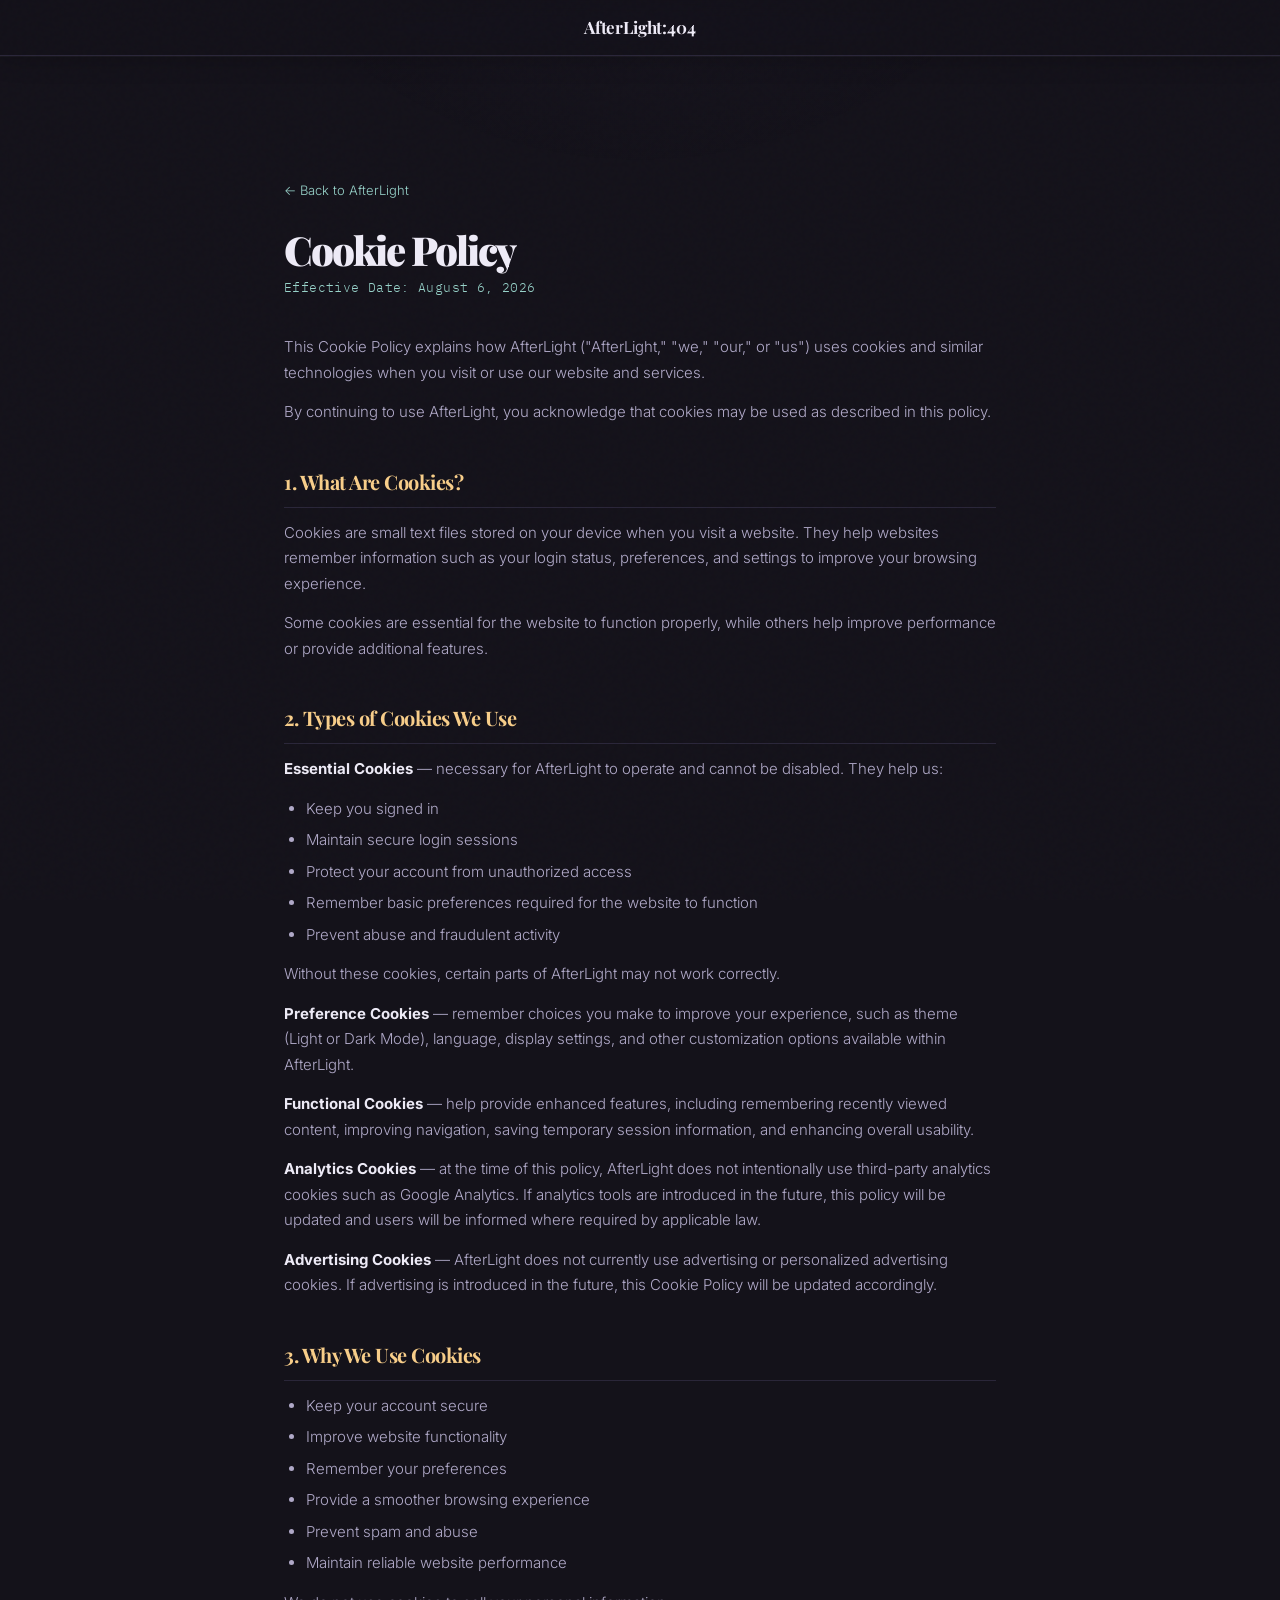
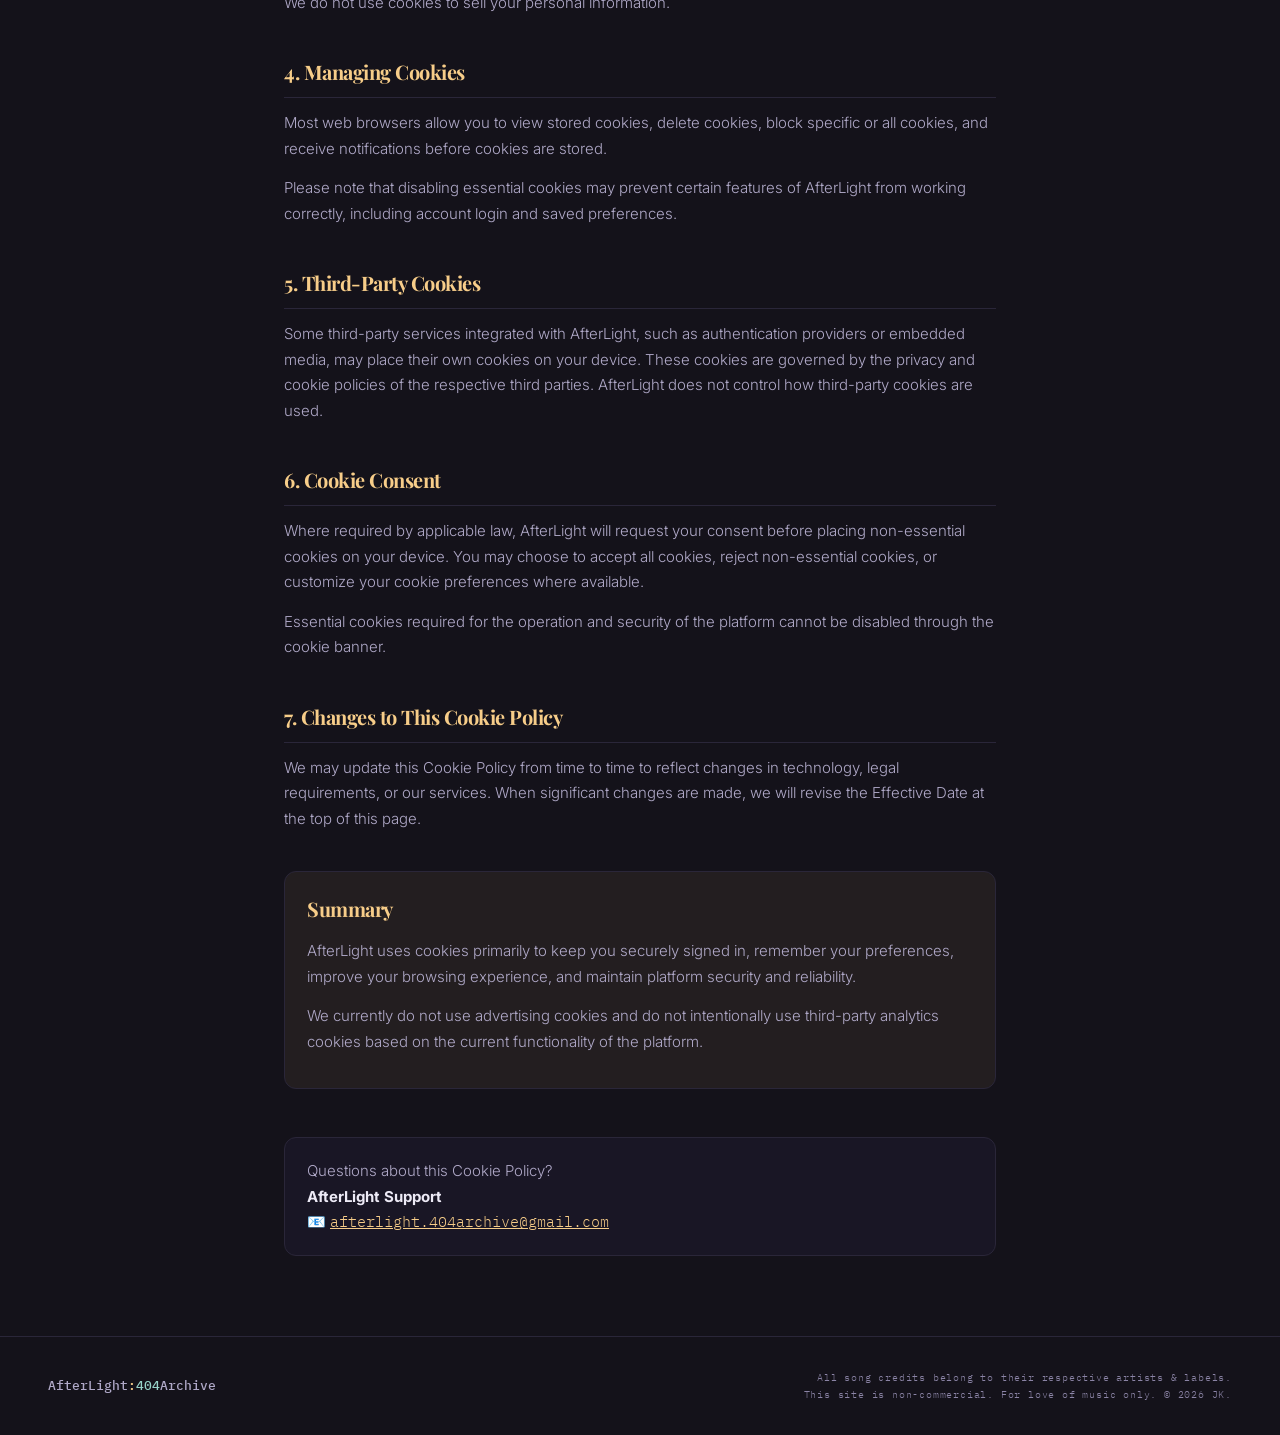
<file: cookie-policy.html>
<!DOCTYPE html>
<html lang="en">
<head>
<meta charset="UTF-8">
<meta name="viewport" content="width=device-width, initial-scale=1.0">
<meta name="theme-color" content="#0C0B0F">
<title>Cookie Policy — AfterLight</title>
<meta name="description" content="AfterLight's Cookie Policy: what cookies we use and why.">
<link rel="icon" type="image/svg+xml" href="[data-uri]">
<link rel="icon" type="image/png" sizes="32x32" href="icons/icon-32.png">
<link rel="preconnect" href="https://fonts.googleapis.com">
<link href="https://fonts.googleapis.com/css2?family=Playfair+Display:ital,wght@0,700;0,900;1,700&family=IBM+Plex+Mono:wght@400;500&family=Inter:wght@300;400;500;600&display=swap" rel="stylesheet">
<link rel="stylesheet" href="styles.css">
<style>
  .legal-page{
    max-width: 760px;
    margin: 0 auto;
    padding: 120px 24px 80px;
    color: var(--text);
    font-family: var(--sans);
    line-height: 1.7;
  }
  .legal-back{
    display: inline-flex;
    align-items: center;
    gap: 6px;
    font-family: var(--sans);
    font-size: 13px;
    color: var(--muted);
    text-decoration: none;
    margin-bottom: 28px;
  }
  .legal-back:hover{ color: var(--accent); }
  .legal-page h1{
    font-family: var(--serif);
    font-size: clamp(28px, 4vw, 40px);
    color: var(--text);
    margin: 0 0 6px;
  }
  .legal-effective{
    font-family: var(--mono);
    font-size: 12.5px;
    color: var(--accent2);
    letter-spacing: 0.03em;
    margin-bottom: 36px;
  }
  .legal-page h2{
    font-family: var(--serif);
    font-size: 20px;
    color: var(--accent);
    margin: 40px 0 12px;
    padding-bottom: 8px;
    border-bottom: 1px solid var(--border);
  }
  .legal-page p{
    color: var(--dim);
    font-size: 15px;
    margin: 0 0 14px;
  }
  .legal-page ul{
    margin: 0 0 14px;
    padding-left: 22px;
    color: var(--dim);
    font-size: 15px;
  }
  .legal-page li{ margin-bottom: 6px; }
  .legal-page a{ color: var(--accent2); }
  .legal-page strong{ color: var(--text); }
  .legal-contact{
    margin-top: 48px;
    padding: 20px 22px;
    background: var(--card);
    border: 1px solid var(--border);
    border-radius: 12px;
  }
  .legal-contact p{ margin: 0; color: var(--dim); }
  .legal-contact a{ color: var(--accent); font-family: var(--mono); }
  .legal-summary{
    margin-top: 40px;
    padding: 20px 22px;
    background: rgba(217,178,112,0.07);
    border: 1px solid var(--border);
    border-radius: 12px;
  }
  .legal-summary h2{ margin-top: 0; border-bottom: none; padding-bottom: 0; }
</style>
</head>
<body style="background:var(--bg);">

<header>
  <div class="header-left"></div>
  <a href="index.html" class="logo header-center">
    <span class="logo-full">AfterLight<span class="colon">:</span><span class="four">404</span></span>
  </a>
  <div class="header-right"></div>
</header>

<main class="legal-page">
  <a href="index.html" class="legal-back">← Back to AfterLight</a>

  <h1>Cookie Policy</h1>
  <div class="legal-effective">Effective Date: August 6, 2026</div>

  <p>This Cookie Policy explains how AfterLight ("AfterLight," "we," "our," or "us") uses cookies and similar technologies when you visit or use our website and services.</p>
  <p>By continuing to use AfterLight, you acknowledge that cookies may be used as described in this policy.</p>

  <h2>1. What Are Cookies?</h2>
  <p>Cookies are small text files stored on your device when you visit a website. They help websites remember information such as your login status, preferences, and settings to improve your browsing experience.</p>
  <p>Some cookies are essential for the website to function properly, while others help improve performance or provide additional features.</p>

  <h2>2. Types of Cookies We Use</h2>
  <p><strong>Essential Cookies</strong> — necessary for AfterLight to operate and cannot be disabled. They help us:</p>
  <ul>
    <li>Keep you signed in</li>
    <li>Maintain secure login sessions</li>
    <li>Protect your account from unauthorized access</li>
    <li>Remember basic preferences required for the website to function</li>
    <li>Prevent abuse and fraudulent activity</li>
  </ul>
  <p>Without these cookies, certain parts of AfterLight may not work correctly.</p>

  <p><strong>Preference Cookies</strong> — remember choices you make to improve your experience, such as theme (Light or Dark Mode), language, display settings, and other customization options available within AfterLight.</p>

  <p><strong>Functional Cookies</strong> — help provide enhanced features, including remembering recently viewed content, improving navigation, saving temporary session information, and enhancing overall usability.</p>

  <p><strong>Analytics Cookies</strong> — at the time of this policy, AfterLight does not intentionally use third-party analytics cookies such as Google Analytics. If analytics tools are introduced in the future, this policy will be updated and users will be informed where required by applicable law.</p>

  <p><strong>Advertising Cookies</strong> — AfterLight does not currently use advertising or personalized advertising cookies. If advertising is introduced in the future, this Cookie Policy will be updated accordingly.</p>

  <h2>3. Why We Use Cookies</h2>
  <ul>
    <li>Keep your account secure</li>
    <li>Improve website functionality</li>
    <li>Remember your preferences</li>
    <li>Provide a smoother browsing experience</li>
    <li>Prevent spam and abuse</li>
    <li>Maintain reliable website performance</li>
  </ul>
  <p>We do not use cookies to sell your personal information.</p>

  <h2>4. Managing Cookies</h2>
  <p>Most web browsers allow you to view stored cookies, delete cookies, block specific or all cookies, and receive notifications before cookies are stored.</p>
  <p>Please note that disabling essential cookies may prevent certain features of AfterLight from working correctly, including account login and saved preferences.</p>

  <h2>5. Third-Party Cookies</h2>
  <p>Some third-party services integrated with AfterLight, such as authentication providers or embedded media, may place their own cookies on your device. These cookies are governed by the privacy and cookie policies of the respective third parties. AfterLight does not control how third-party cookies are used.</p>

  <h2>6. Cookie Consent</h2>
  <p>Where required by applicable law, AfterLight will request your consent before placing non-essential cookies on your device. You may choose to accept all cookies, reject non-essential cookies, or customize your cookie preferences where available.</p>
  <p>Essential cookies required for the operation and security of the platform cannot be disabled through the cookie banner.</p>

  <h2>7. Changes to This Cookie Policy</h2>
  <p>We may update this Cookie Policy from time to time to reflect changes in technology, legal requirements, or our services. When significant changes are made, we will revise the Effective Date at the top of this page.</p>

  <div class="legal-summary">
    <h2>Summary</h2>
    <p>AfterLight uses cookies primarily to keep you securely signed in, remember your preferences, improve your browsing experience, and maintain platform security and reliability.</p>
    <p>We currently do not use advertising cookies and do not intentionally use third-party analytics cookies based on the current functionality of the platform.</p>
  </div>

  <div class="legal-contact">
    <p>Questions about this Cookie Policy?<br>
    <strong>AfterLight Support</strong><br>
    📧 <a href="mailto:afterlight.404archive@gmail.com">afterlight.404archive@gmail.com</a></p>
  </div>
</main>

<footer>
  <div class="footer-logo">AfterLight<span style="color:var(--accent)">:</span><span style="color:var(--accent2)">404</span>Archive</div>
  <div class="footer-copy">
    All song credits belong to their respective artists &amp; labels.<br>
    This site is non-commercial. For love of music only. © 2026 JK.
  </div>
</footer>

</body>
</html>
</file>
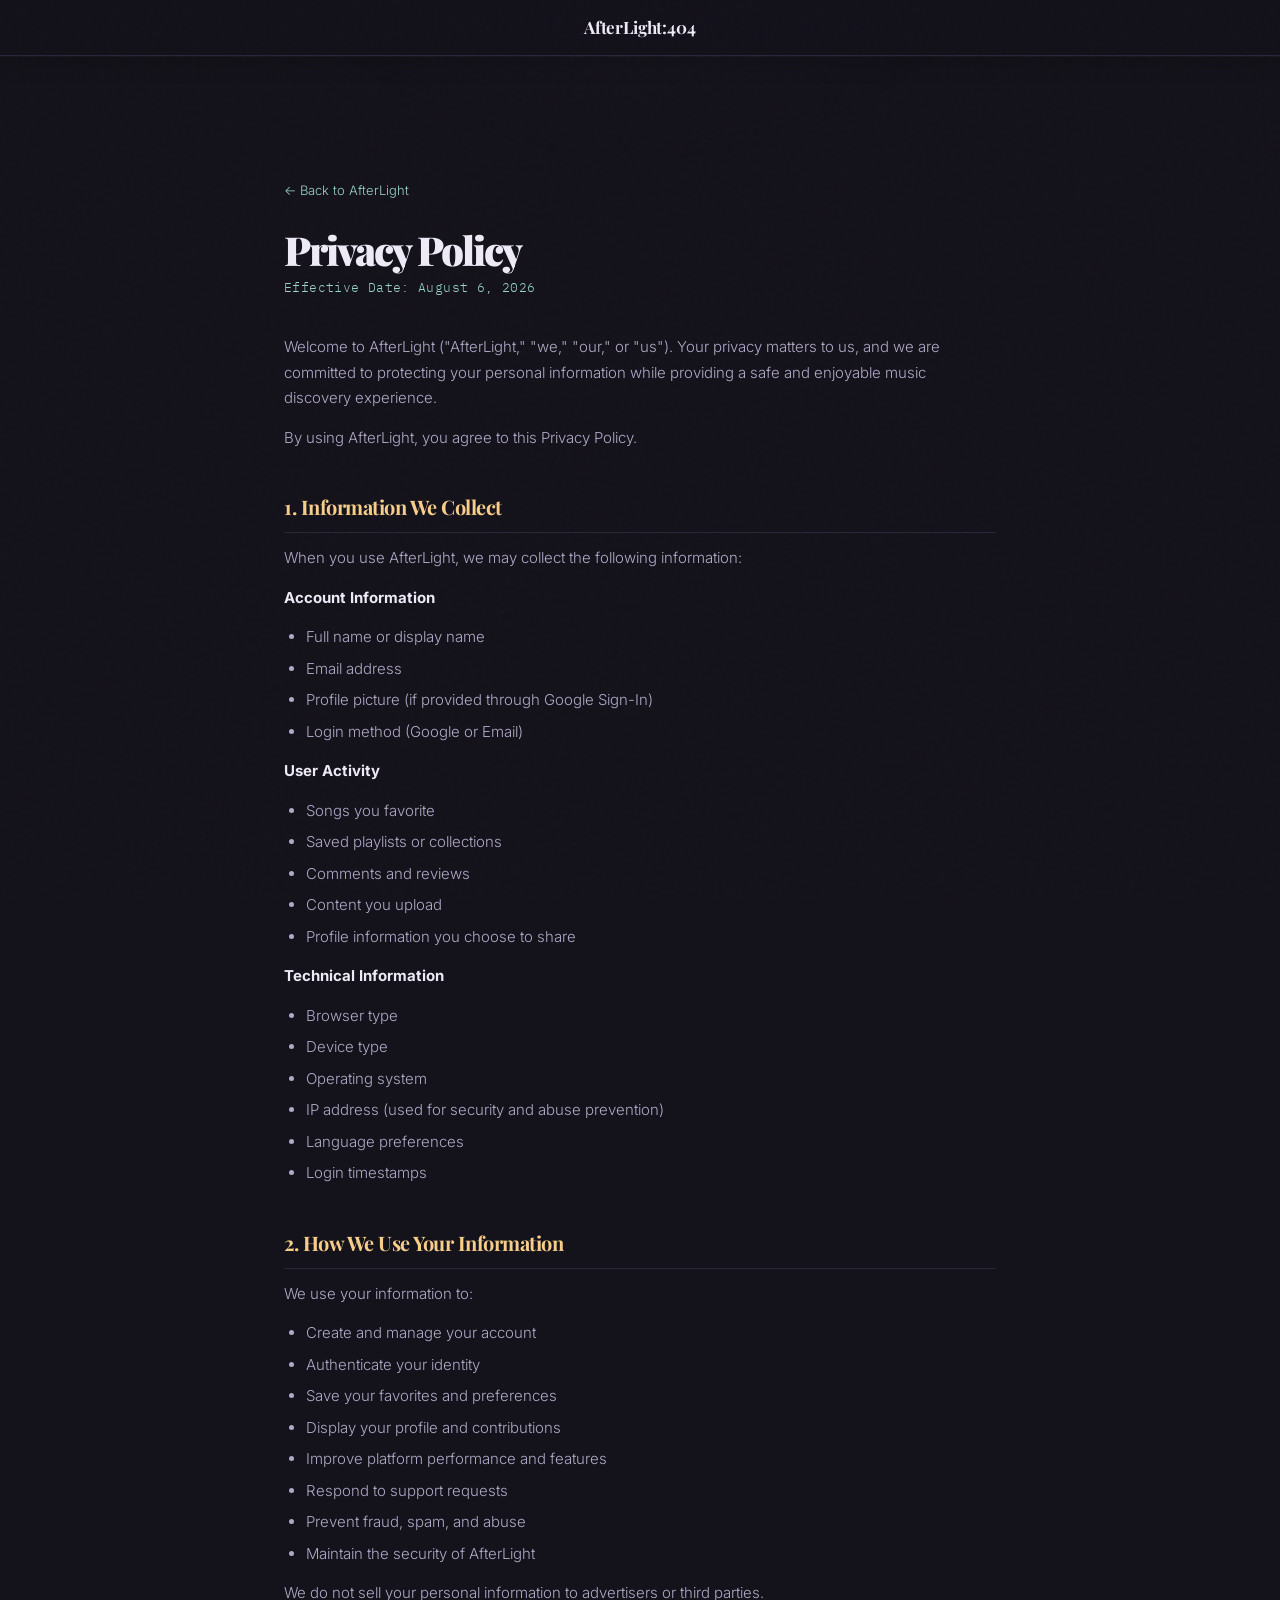
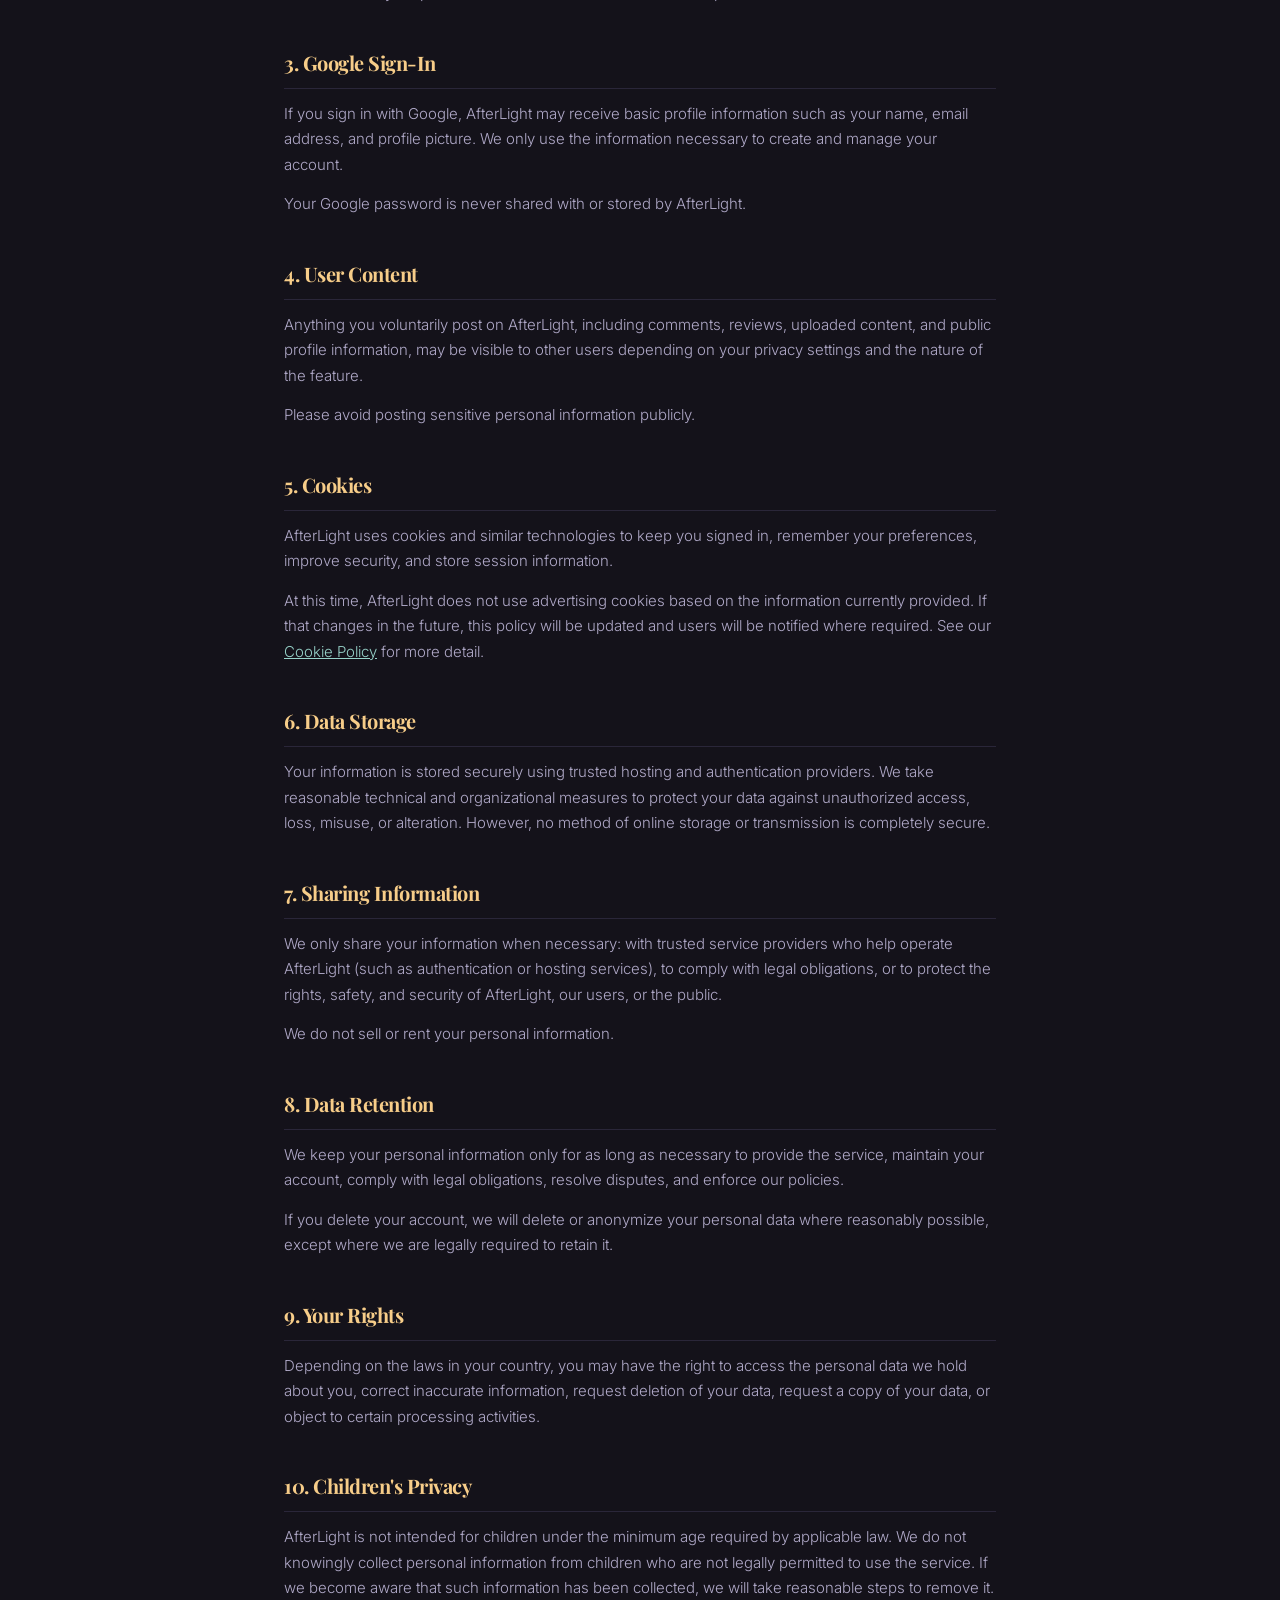
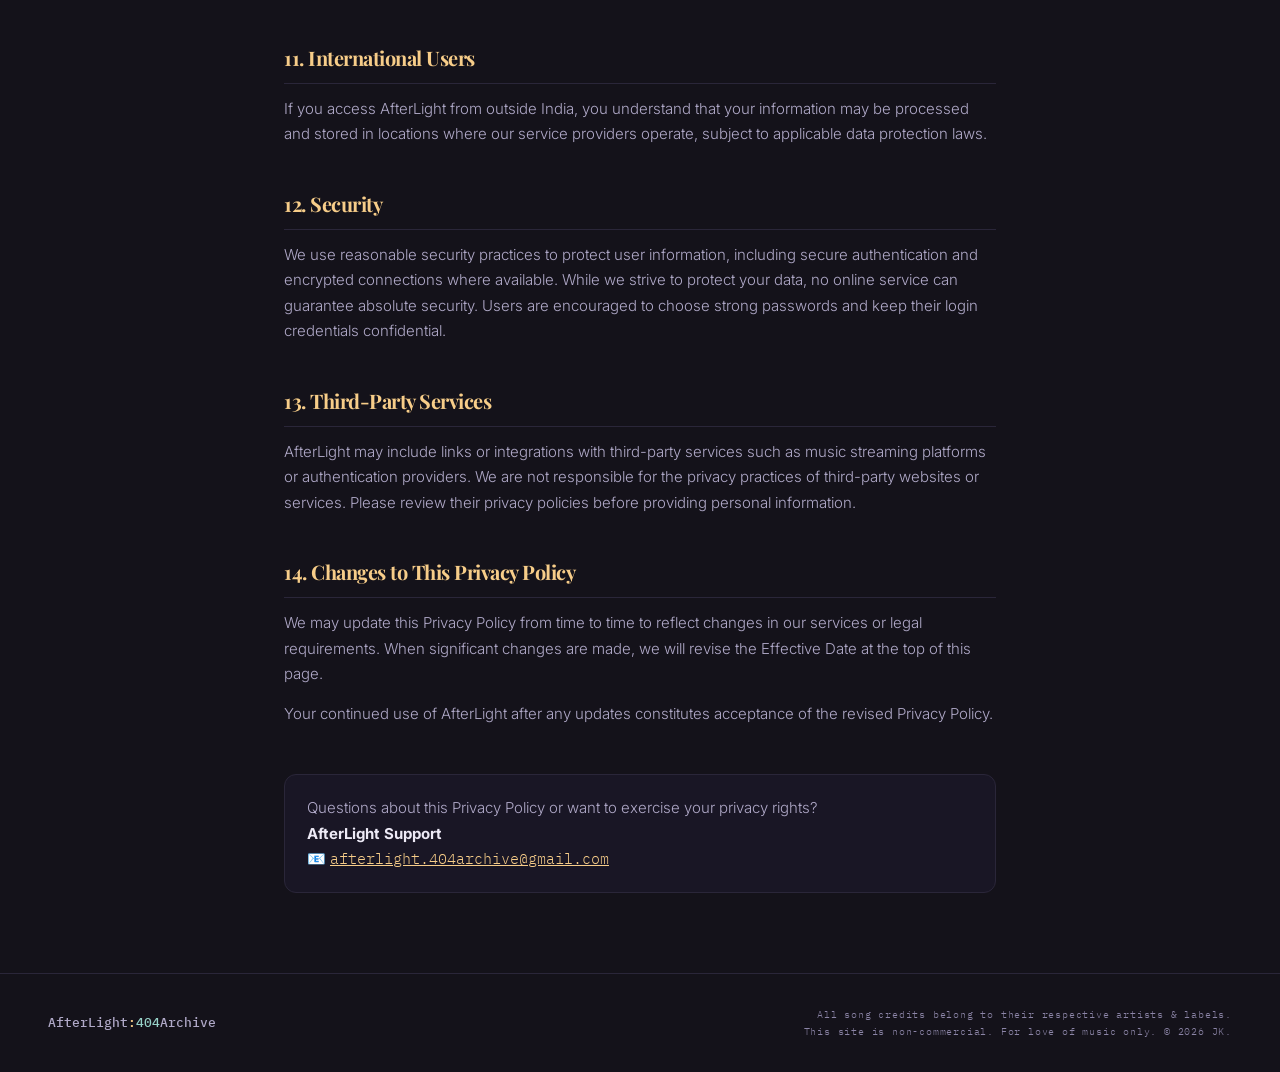
<file: privacy-policy.html>
<!DOCTYPE html>
<html lang="en">
<head>
<meta charset="UTF-8">
<meta name="viewport" content="width=device-width, initial-scale=1.0">
<meta name="theme-color" content="#0C0B0F">
<title>Privacy Policy — AfterLight</title>
<meta name="description" content="AfterLight's Privacy Policy: what we collect, how we use it, and your rights.">
<link rel="icon" type="image/svg+xml" href="[data-uri]">
<link rel="icon" type="image/png" sizes="32x32" href="icons/icon-32.png">
<link rel="preconnect" href="https://fonts.googleapis.com">
<link href="https://fonts.googleapis.com/css2?family=Playfair+Display:ital,wght@0,700;0,900;1,700&family=IBM+Plex+Mono:wght@400;500&family=Inter:wght@300;400;500;600&display=swap" rel="stylesheet">
<link rel="stylesheet" href="styles.css">
<style>
  .legal-page{
    max-width: 760px;
    margin: 0 auto;
    padding: 120px 24px 80px;
    color: var(--text);
    font-family: var(--sans);
    line-height: 1.7;
  }
  .legal-back{
    display: inline-flex;
    align-items: center;
    gap: 6px;
    font-family: var(--sans);
    font-size: 13px;
    color: var(--muted);
    text-decoration: none;
    margin-bottom: 28px;
  }
  .legal-back:hover{ color: var(--accent); }
  .legal-page h1{
    font-family: var(--serif);
    font-size: clamp(28px, 4vw, 40px);
    color: var(--text);
    margin: 0 0 6px;
  }
  .legal-effective{
    font-family: var(--mono);
    font-size: 12.5px;
    color: var(--accent2);
    letter-spacing: 0.03em;
    margin-bottom: 36px;
  }
  .legal-page h2{
    font-family: var(--serif);
    font-size: 20px;
    color: var(--accent);
    margin: 40px 0 12px;
    padding-bottom: 8px;
    border-bottom: 1px solid var(--border);
  }
  .legal-page p{
    color: var(--dim);
    font-size: 15px;
    margin: 0 0 14px;
  }
  .legal-page ul{
    margin: 0 0 14px;
    padding-left: 22px;
    color: var(--dim);
    font-size: 15px;
  }
  .legal-page li{ margin-bottom: 6px; }
  .legal-page a{ color: var(--accent2); }
  .legal-page strong{ color: var(--text); }
  .legal-contact{
    margin-top: 48px;
    padding: 20px 22px;
    background: var(--card);
    border: 1px solid var(--border);
    border-radius: 12px;
  }
  .legal-contact p{ margin: 0; color: var(--dim); }
  .legal-contact a{ color: var(--accent); font-family: var(--mono); }
</style>
</head>
<body style="background:var(--bg);">

<header>
  <div class="header-left"></div>
  <a href="index.html" class="logo header-center">
    <span class="logo-full">AfterLight<span class="colon">:</span><span class="four">404</span></span>
  </a>
  <div class="header-right"></div>
</header>

<main class="legal-page">
  <a href="index.html" class="legal-back">← Back to AfterLight</a>

  <h1>Privacy Policy</h1>
  <div class="legal-effective">Effective Date: August 6, 2026</div>

  <p>Welcome to AfterLight ("AfterLight," "we," "our," or "us"). Your privacy matters to us, and we are committed to protecting your personal information while providing a safe and enjoyable music discovery experience.</p>
  <p>By using AfterLight, you agree to this Privacy Policy.</p>

  <h2>1. Information We Collect</h2>
  <p>When you use AfterLight, we may collect the following information:</p>
  <p><strong>Account Information</strong></p>
  <ul>
    <li>Full name or display name</li>
    <li>Email address</li>
    <li>Profile picture (if provided through Google Sign-In)</li>
    <li>Login method (Google or Email)</li>
  </ul>
  <p><strong>User Activity</strong></p>
  <ul>
    <li>Songs you favorite</li>
    <li>Saved playlists or collections</li>
    <li>Comments and reviews</li>
    <li>Content you upload</li>
    <li>Profile information you choose to share</li>
  </ul>
  <p><strong>Technical Information</strong></p>
  <ul>
    <li>Browser type</li>
    <li>Device type</li>
    <li>Operating system</li>
    <li>IP address (used for security and abuse prevention)</li>
    <li>Language preferences</li>
    <li>Login timestamps</li>
  </ul>

  <h2>2. How We Use Your Information</h2>
  <p>We use your information to:</p>
  <ul>
    <li>Create and manage your account</li>
    <li>Authenticate your identity</li>
    <li>Save your favorites and preferences</li>
    <li>Display your profile and contributions</li>
    <li>Improve platform performance and features</li>
    <li>Respond to support requests</li>
    <li>Prevent fraud, spam, and abuse</li>
    <li>Maintain the security of AfterLight</li>
  </ul>
  <p>We do not sell your personal information to advertisers or third parties.</p>

  <h2>3. Google Sign-In</h2>
  <p>If you sign in with Google, AfterLight may receive basic profile information such as your name, email address, and profile picture. We only use the information necessary to create and manage your account.</p>
  <p>Your Google password is never shared with or stored by AfterLight.</p>

  <h2>4. User Content</h2>
  <p>Anything you voluntarily post on AfterLight, including comments, reviews, uploaded content, and public profile information, may be visible to other users depending on your privacy settings and the nature of the feature.</p>
  <p>Please avoid posting sensitive personal information publicly.</p>

  <h2>5. Cookies</h2>
  <p>AfterLight uses cookies and similar technologies to keep you signed in, remember your preferences, improve security, and store session information.</p>
  <p>At this time, AfterLight does not use advertising cookies based on the information currently provided. If that changes in the future, this policy will be updated and users will be notified where required. See our <a href="cookie-policy.html">Cookie Policy</a> for more detail.</p>

  <h2>6. Data Storage</h2>
  <p>Your information is stored securely using trusted hosting and authentication providers. We take reasonable technical and organizational measures to protect your data against unauthorized access, loss, misuse, or alteration. However, no method of online storage or transmission is completely secure.</p>

  <h2>7. Sharing Information</h2>
  <p>We only share your information when necessary: with trusted service providers who help operate AfterLight (such as authentication or hosting services), to comply with legal obligations, or to protect the rights, safety, and security of AfterLight, our users, or the public.</p>
  <p>We do not sell or rent your personal information.</p>

  <h2>8. Data Retention</h2>
  <p>We keep your personal information only for as long as necessary to provide the service, maintain your account, comply with legal obligations, resolve disputes, and enforce our policies.</p>
  <p>If you delete your account, we will delete or anonymize your personal data where reasonably possible, except where we are legally required to retain it.</p>

  <h2>9. Your Rights</h2>
  <p>Depending on the laws in your country, you may have the right to access the personal data we hold about you, correct inaccurate information, request deletion of your data, request a copy of your data, or object to certain processing activities.</p>

  <h2>10. Children's Privacy</h2>
  <p>AfterLight is not intended for children under the minimum age required by applicable law. We do not knowingly collect personal information from children who are not legally permitted to use the service. If we become aware that such information has been collected, we will take reasonable steps to remove it.</p>

  <h2>11. International Users</h2>
  <p>If you access AfterLight from outside India, you understand that your information may be processed and stored in locations where our service providers operate, subject to applicable data protection laws.</p>

  <h2>12. Security</h2>
  <p>We use reasonable security practices to protect user information, including secure authentication and encrypted connections where available. While we strive to protect your data, no online service can guarantee absolute security. Users are encouraged to choose strong passwords and keep their login credentials confidential.</p>

  <h2>13. Third-Party Services</h2>
  <p>AfterLight may include links or integrations with third-party services such as music streaming platforms or authentication providers. We are not responsible for the privacy practices of third-party websites or services. Please review their privacy policies before providing personal information.</p>

  <h2>14. Changes to This Privacy Policy</h2>
  <p>We may update this Privacy Policy from time to time to reflect changes in our services or legal requirements. When significant changes are made, we will revise the Effective Date at the top of this page.</p>
  <p>Your continued use of AfterLight after any updates constitutes acceptance of the revised Privacy Policy.</p>

  <div class="legal-contact">
    <p>Questions about this Privacy Policy or want to exercise your privacy rights?<br>
    <strong>AfterLight Support</strong><br>
    📧 <a href="mailto:afterlight.404archive@gmail.com">afterlight.404archive@gmail.com</a></p>
  </div>
</main>

<footer>
  <div class="footer-logo">AfterLight<span style="color:var(--accent)">:</span><span style="color:var(--accent2)">404</span>Archive</div>
  <div class="footer-copy">
    All song credits belong to their respective artists &amp; labels.<br>
    This site is non-commercial. For love of music only. © 2026 JK.
  </div>
</footer>

</body>
</html>
</file>
<file: styles.css>
*, *::before, *::after {
    box-sizing: border-box; margin: 0; padding: 0;
    -webkit-tap-highlight-color: transparent;
    -webkit-touch-callout: none;
    -webkit-user-select: none;
    -moz-user-select: none;
    -ms-user-select: none;
    user-select: none;
  }

  /* Re-enable selection only where typing happens */
  input, textarea, [contenteditable] {
    -webkit-user-select: text;
    -moz-user-select: text;
    -ms-user-select: text;
    user-select: text;
    -webkit-touch-callout: default;
  }

  html {
    -webkit-text-size-adjust: 100%;
    text-size-adjust: 100%;
    text-rendering: optimizeLegibility;
    overflow-x: hidden;
    max-width: 100%;
  }

  body {
    -webkit-font-smoothing: antialiased;
    -moz-osx-font-smoothing: grayscale;
    font-synthesis: none;
    max-width: 100%;
  }

  img, svg, video { max-width: 100%; height: auto; }

  button, a, input, textarea, select, [onclick] {
    -webkit-tap-highlight-color: transparent !important;
    outline: none;
  }
  button:focus, a:focus { outline: none; }
  button:focus-visible, a:focus-visible, input:focus-visible, textarea:focus-visible {
    outline: 2px solid var(--accent, #C8A96E);
    outline-offset: 2px;
  }

  :root {
    /* ── DARK MODE, REWORKED ──
       The old palette sat at #08070D with #5E5878 muted text — that pairing
       is about 3.1:1 contrast, below the 4.5:1 readability threshold, which
       is why secondary text looked washed out and unreadable on phones in
       daylight. This version lifts the base off pure black to a warmer ink,
       widens the gap between surface levels so cards actually read as
       raised, and shifts the accent from flat gold to a warmer amber with a
       teal counterpoint instead of the muddy purple. */
    --bg:       #14121A;
    --surface:  #13111C;
    --surface-low: #1C1B22;
    --surface-container: #201F26;
    --surface-high: #2A2931;
    --surface-highest: #35343C;
    --card:     #191625;
    --border:   #2A2639;
    --border2:  #3D3752;
    --outline:  #9a8f80;
    --text:     #EDEAF6;
    --muted:    #8B84A6;
    --dim:      #B0A9C8;
    --accent:   #F7CD89;
    --accent-container: #D9B270;
    --accent2:  #97D2C9;
    --accent2-dim: #6FA8A0;
    --tertiary: #DACCFF;
    --accent-glow: rgba(217,178,112,0.22);
    --accent2-glow: rgba(111,168,160,0.20);
    --red:      #D07070;
    --green:    #5CC49A;
    --info:     #7FA3D9;
    --warning:  #D9A054;
    --header-bg: rgba(20,18,26,0.88);
    --mono:     'IBM Plex Mono', monospace;
    --serif:    'Playfair Display', Georgia, serif;
    --sans:     'Inter', sans-serif;
    --shadow-card: 0 8px 32px rgba(14,13,20,0.55), 0 1px 3px rgba(14,13,20,0.4);
    --shadow-glow: 0 0 48px rgba(217,178,112,0.12);
    --radius: 8px;
    --radius-lg: 1rem;
    --radius-xl: 1.5rem;
    --card-hover: #211D31;
    --modal-grad-start: #1A1727;
    --logo-ring: #7A6BA0;
    --logo-dot:  #E0A23A;
  }

  [data-theme="light"] {
    /* ── LIGHT MODE, CONTRAST-CORRECTED ──
       The previous palette had --muted at 3.3:1 against --bg (and only
       2.7:1 against --card, where it's used constantly for hints/labels),
       --accent at 3.0:1, --info at 4.1:1 and --warning at 3.3:1 — all below
       the 4.5:1 AA threshold for normal text. This is the same class of bug
       the dark theme already had fixed; light mode was missed. Every color
       below is unchanged in hue, just deepened enough to clear 4.5:1 against
       both --bg and --card. */
    --bg:       #EAE6DC;
    --surface:  #E1DCCE;
    --surface-low: #E1DCCE;
    --surface-container: #D8D2C0;
    --surface-high: #CDC5AC;
    --surface-highest: #C6BFA9;
    --card:     #D8D2C0;
    --border:   #C6BFA9;
    --border2:  #AFA68C;
    --outline:  #9a8f80;
    --text:     #2B2720;
    --muted:    #5B5646;
    --dim:      #4D473B;
    --accent:   #875F2C;
    --accent-container: #875F2C;
    --accent2:  #0f4f49;
    --accent2-dim: #13524b;
    --tertiary: #4c416f;
    --red:      #9C4A45;
    --green:    #2F6548;
    --info:     #3A5880;
    --warning:  #875A1B;
    --header-bg: rgba(234,230,220,0.88);
    --card-hover: #CDC5AC;
    --modal-grad-start: #F1ECDF;
    --logo-ring: #6B5B8A;
    --logo-dot:  #875F2C;
  }

  html { scroll-behavior: smooth; }

  /* ── GLOBAL TAP / PRESS FEEDBACK ──
     Applies a quick, springy scale-down to essentially every tappable
     element site-wide, so buttons, cards, nav items, pills, icons, list
     rows, etc. all feel responsive to touch/click without needing this
     added one-by-one. Anything that opts out can add .no-tap-fx. */
  button, a, [onclick], .song-card, .mood-btn, .bottom-nav-item,
  .admin-nav-item, .settings-tab-btn, .room-item, .avatar-option,
  .avatar-none-option, .reaction-pill, .theme-mode-btn, .chat-msg,
  .device-toggle-panel, .clickable {
    transition: transform 0.16s cubic-bezier(0.34,1.56,0.64,1),
                background 0.18s ease, color 0.18s ease,
                border-color 0.18s ease, box-shadow 0.18s ease,
                opacity 0.18s ease;
    will-change: transform;
  }
  button:not(:disabled):active,
  a:active,
  [onclick]:not(.no-tap-fx):active,
  .song-card:active,
  .mood-btn:active,
  .bottom-nav-item:active,
  .admin-nav-item:active,
  .settings-tab-btn:active,
  .room-item:active,
  .avatar-option:active,
  .avatar-none-option:active,
  .reaction-pill:active,
  .theme-mode-btn:active,
  .chat-msg:active,
  .clickable:active {
    transform: scale(0.96);
  }
  /* Larger surfaces (cards) want a subtler press so they don't feel jumpy */
  .song-card:active { transform: scale(0.985); }
  .modal:active, .auth-modal:active, .donate-modal:active { transform: none; }
  /* Icon-only round buttons (close buttons etc.) get a touch more squash */
  .close-btn:active, .auth-close:active, .donate-close:active {
    transform: scale(0.88) rotate(-4deg);
  }
  @media (prefers-reduced-motion: reduce) {
    *, *::before, *::after { transition-duration: 0.001ms !important; animation-duration: 0.001ms !important; }
  }

  body { background: var(--bg); color: var(--text); font-family: var(--sans); font-weight: 300; line-height: 1.7; overflow-x: hidden; }
  /* Film grain — light noise overlay (tone up slightly for atmosphere) */
  body::before {
    content: '';
    position: fixed;
    inset: 0;
    pointer-events: none;
    z-index: 9999;
    background-image: url("data:image/svg+xml,%3Csvg viewBox='0 0 256 256' xmlns='http://www.w3.org/2000/svg'%3E%3Cfilter id='noise'%3E%3CfeTurbulence type='fractalNoise' baseFrequency='0.75' numOctaves='4' stitchTiles='stitch'/%3E%3C/filter%3E%3Crect width='100%25' height='100%25' filter='url(%23noise)' opacity='1'/%3E%3C/svg%3E");
    opacity: 0.055;
    mix-blend-mode: soft-light;
  }
  [data-theme="light"] body::before {
    opacity: 0.04;
    mix-blend-mode: multiply;
  }

  /* ── DECORATIVE BACKGROUND (headphones + music notes) ──
     A fixed, non-interactive layer of faint headphone/note glyphs in
     the site's own accent colors, so the page reads as "this site is
     about music" even where there's no content — instead of one flat
     slab of color. Stays put while the page scrolls, sits behind real
     content (z-index 1, well under the header's 100 and any modal),
     and is skipped entirely under prefers-reduced-motion-adjacent
     "reduce data" concerns by staying static (no animation). */
  .bg-decor { position: fixed; inset: 0; z-index: 1; pointer-events: none; overflow: hidden; }
  .bg-decor-icon { position: absolute; fill: currentColor; }
  .bg-decor-1 { width: 92px;  height: 92px;  top: 8%;   left: 5%;   color: var(--accent);  opacity: 0.09; transform: rotate(-14deg); }
  .bg-decor-2 { width: 46px;  height: 46px;  top: 14%;  right: 9%;  color: var(--accent2); opacity: 0.11; transform: rotate(18deg); }
  .bg-decor-3 { width: 34px;  height: 34px;  top: 42%;  left: 3%;   color: var(--accent);  opacity: 0.08; transform: rotate(8deg); }
  .bg-decor-4 { width: 78px;  height: 78px;  bottom: 12%; right: 6%; color: var(--accent2); opacity: 0.09; transform: rotate(11deg); }
  .bg-decor-5 { width: 40px;  height: 40px;  bottom: 20%; left: 8%;  color: var(--accent2); opacity: 0.10; transform: rotate(-20deg); }
  .bg-decor-6 { width: 58px;  height: 58px;  top: 62%;   right: 3%; color: var(--accent);  opacity: 0.08; transform: rotate(-9deg); }
  .bg-decor-7 { width: 30px;  height: 30px;  top: 30%;   right: 22%; color: var(--accent);  opacity: 0.07; transform: rotate(24deg); }
  @media (max-width: 640px) {
    /* Fewer, smaller icons on phones — enough to read as intentional
       texture without competing with the (already busy) mobile layout. */
    .bg-decor-3, .bg-decor-6, .bg-decor-7 { display: none; }
    .bg-decor-1 { width: 60px; height: 60px; }
    .bg-decor-4 { width: 52px; height: 52px; }
  }
  ::-webkit-scrollbar { width: 4px; }
  ::-webkit-scrollbar-track { background: var(--bg); }
  ::-webkit-scrollbar-thumb { background: var(--border2); border-radius: 2px; }

  /* ── GLOBAL DEPTH & GLOW ── */
  body::after {
    content: '';
    position: fixed;
    top: -40%;
    left: 50%;
    transform: translateX(-50%);
    width: 80vw;
    height: 60vh;
    background: radial-gradient(ellipse at 50% 0%, rgba(123,111,160,0.07) 0%, transparent 70%);
    pointer-events: none;
    z-index: 0;
  }

  /* ── BACKGROUND-MUSIC PLAYER CARD ──
     One component, every breakpoint (desktop/tablet/phone) — replaces
     the old spinning-vinyl widget and the separate mobile pill bar.
     Styled after a familiar now-playing card, restyled into the site's
     own palette/type system. Progress is decorative on purpose: the
     music is generative and endless (see bgmusic.js), so instead of a
     fake countdown it shows a live pulse + an infinity mark. */
  .player-card {
    width: 300px;
    max-width: 100%;
    margin: 0 auto;
    padding: 22px 24px 20px;
    border-radius: 20px;
    background: linear-gradient(165deg, var(--card), var(--surface));
    border: 1px solid var(--border2);
    box-shadow: var(--shadow-card), 0 0 60px rgba(217,178,112,0.06);
  }
  .player-card-top {
    display: flex;
    align-items: flex-start;
    justify-content: space-between;
    gap: 12px;
  }
  .player-card-title {
    font-family: var(--serif);
    font-size: 19px;
    font-weight: 700;
    color: var(--text);
    line-height: 1.25;
  }
  .player-card-subtitle {
    font-family: var(--mono);
    font-size: 10px;
    letter-spacing: 0.1em;
    text-transform: uppercase;
    color: var(--accent);
    margin-top: 5px;
  }
  .player-card-badge {
    flex-shrink: 0;
    width: 34px;
    height: 34px;
    border-radius: 50%;
    display: flex;
    align-items: center;
    justify-content: center;
    color: var(--muted);
    border: 1px solid var(--border2);
    background: var(--surface);
    cursor: default;
    transition: color 0.2s, border-color 0.2s;
  }
  .player-card-badge:hover { color: var(--accent); border-color: var(--accent); }
  .player-progress-row {
    display: flex;
    align-items: center;
    gap: 10px;
    margin-top: 20px;
  }
  .player-time {
    font-family: var(--mono);
    font-size: 11px;
    color: var(--muted);
    flex-shrink: 0;
    width: 14px;
    text-align: center;
  }
  .player-time-live { color: var(--accent2); font-size: 8px; }
  .player-progress-track {
    position: relative;
    flex: 1;
    height: 4px;
    border-radius: 999px;
    background: var(--border2);
    overflow: hidden;
  }
  .player-progress-fill {
    position: absolute;
    left: 0;
    top: 0;
    bottom: 0;
    width: 30%;
    border-radius: 999px;
    background: linear-gradient(90deg, var(--accent2), var(--accent));
    opacity: 0.55;
  }
  .player-progress-thumb {
    position: absolute;
    left: 30%;
    top: 50%;
    width: 12px;
    height: 12px;
    border-radius: 50%;
    background: var(--accent);
    box-shadow: 0 0 0 3px var(--card), 0 1px 6px rgba(0,0,0,0.4);
    transform: translate(-50%, -50%);
  }
  .player-progress-track.playing .player-progress-fill,
  .player-progress-track.playing .player-progress-thumb {
    animation: playerProgressSweep 46s linear infinite;
  }
  @keyframes playerProgressSweep {
    0%   { left: 0%; }
    100% { left: 96%; }
  }
  .player-progress-fill { animation-name: playerProgressFillSweep; }
  @keyframes playerProgressFillSweep {
    0%   { width: 0%; }
    100% { width: 96%; }
  }
  @media (prefers-reduced-motion: reduce) {
    .player-progress-track.playing .player-progress-fill,
    .player-progress-track.playing .player-progress-thumb { animation: none; }
  }
  .player-controls-row {
    display: flex;
    align-items: center;
    justify-content: center;
    gap: 22px;
    margin-top: 18px;
  }
  .player-ctrl-btn {
    width: 32px;
    height: 32px;
    border-radius: 50%;
    background: transparent;
    border: 1px solid transparent;
    color: var(--dim);
    cursor: pointer;
    display: flex;
    align-items: center;
    justify-content: center;
    transition: all 0.2s;
  }
  .player-ctrl-btn svg { display: block; }
  .player-ctrl-btn:hover { border-color: var(--border2); color: var(--accent); background: var(--surface); }
  .player-play-btn {
    width: 56px;
    height: 56px;
    border-radius: 50%;
    display: flex;
    align-items: center;
    justify-content: center;
    background: linear-gradient(135deg, var(--accent), #8a6d42);
    border: 1px solid var(--accent);
    color: var(--bg);
    cursor: pointer;
    box-shadow: 0 4px 20px rgba(217,178,112,0.35);
    transition: all 0.2s;
  }
  .player-play-btn:hover { background: linear-gradient(135deg, #d4ba80, var(--accent)); transform: scale(1.06); }
  .player-play-btn .player-icon-pause { display: none; }
  .player-play-btn.is-playing .player-icon-play { display: none; }
  .player-play-btn.is-playing .player-icon-pause { display: block; }
  .player-play-btn.is-playing { background: linear-gradient(135deg, var(--accent2), #4d7c76); border-color: var(--accent2); box-shadow: 0 0 22px var(--accent2-glow); }
  @media (max-width: 480px) {
    .player-card { width: 100%; padding: 18px 18px 16px; border-radius: 16px; }
    .player-card-title { font-size: 17px; }
    .player-play-btn { width: 52px; height: 52px; }
    .player-controls-row { gap: 20px; }
  }

  /* ── FLOATING MUSIC NOTES DECORATION ── */
  .music-note-float {
    position: absolute;
    font-size: 18px;
    opacity: 0.06;
    pointer-events: none;
    user-select: none;
    animation: floatNote 12s ease-in-out infinite;
    color: var(--accent2);
  }
  @keyframes floatNote {
    0%, 100% { transform: translateY(0) rotate(-10deg); opacity: 0.06; }
    50% { transform: translateY(-20px) rotate(10deg); opacity: 0.1; }
  }

  /* ── 3D CARD LIFT ── */
  .song-card {
    transition: background 0.22s, transform 0.22s, box-shadow 0.22s !important;
  }
  .song-card:hover {
    transform: translateY(-3px) !important;
    box-shadow: 0 12px 40px rgba(0,0,0,0.5), 0 0 0 1px var(--border2), var(--shadow-glow) !important;
  }

  /* ── WAVEFORM DECORATION ── */
  .waveform-deco {
    display: flex;
    align-items: center;
    gap: 3px;
    height: 24px;
    opacity: 0.35;
  }
  .waveform-deco span {
    display: block;
    width: 3px;
    background: var(--accent);
    border-radius: 2px;
    animation: waveAnim 1.2s ease-in-out infinite;
  }
  @keyframes waveAnim {
    0%, 100% { height: 4px; }
    50% { height: 20px; }
  }
  .waveform-deco span:nth-child(1) { animation-delay: 0s; height: 8px; }
  .waveform-deco span:nth-child(2) { animation-delay: 0.1s; height: 14px; }
  .waveform-deco span:nth-child(3) { animation-delay: 0.2s; height: 20px; }
  .waveform-deco span:nth-child(4) { animation-delay: 0.1s; height: 14px; }
  .waveform-deco span:nth-child(5) { animation-delay: 0s; height: 8px; }

  /* ── HERO VISUAL TRACK ── */
  .hero-track-bar {
    position: absolute;
    bottom: 80px;
    left: 48px;
    right: 48px;
    height: 1px;
    background: linear-gradient(90deg, transparent, var(--border2), transparent);
    pointer-events: none;
  }
  .hero-track-needle {
    position: absolute;
    left: 28%;
    top: -4px;
    width: 1px;
    height: 8px;
    background: var(--accent);
    box-shadow: 0 0 6px var(--accent);
  }
  .hero-track-progress {
    position: absolute;
    left: 0;
    top: 0;
    width: 28%;
    height: 100%;
    background: linear-gradient(90deg, transparent, var(--accent));
    opacity: 0.6;
  }
  /* Slow decorative sweep while background music is actually playing —
     driven purely by CSS (no per-frame JS) and toggled by a single
     `.playing` class kept in sync with the real bg-music engine. */
  .hero-track-bar.playing .hero-track-progress,
  .hero-track-bar.playing .hero-track-needle {
    animation: heroTrackSweep 46s linear infinite;
  }
  @keyframes heroTrackSweep {
    0%   { left: 0%; }
    100% { left: 96%; }
  }
  @media (prefers-reduced-motion: reduce) {
    .hero-track-bar.playing .hero-track-progress,
    .hero-track-bar.playing .hero-track-needle { animation: none; }
  }

  /* ── GLASSMORPHISM CARDS ── */
  .glass-card {
    background: rgba(20,18,33,0.7);
    backdrop-filter: blur(12px);
    border: 1px solid rgba(52,47,74,0.8);
    box-shadow: 0 8px 32px rgba(0,0,0,0.4), inset 0 1px 0 rgba(255,255,255,0.04);
  }

  /* ── HERO VINYL SECTION ── */
  .hero-inner {
    display: grid;
    grid-template-columns: 1fr auto;
    gap: 48px;
    align-items: center;
    position: relative;
    z-index: 1;
  }
  .hero-content { flex: 1; }
  .hero-vinyl-side {
    display: flex;
    flex-direction: column;
    align-items: center;
    gap: 0;
  }

  /* ── HEADER (logo left, nav centered, tools + user right) ── */
  header { position: sticky; top: 0; z-index: 100; border-bottom: 1px solid var(--border); background: var(--header-bg); backdrop-filter: blur(20px) saturate(180%); -webkit-backdrop-filter: blur(20px) saturate(180%); padding: 0 28px; height: 56px; display: grid; grid-template-columns: 1fr auto 1fr; align-items: center; gap: 20px; box-shadow: 0 1px 0 rgba(255,255,255,0.03), 0 4px 24px rgba(0,0,0,0.18); }
  .header-left { display: flex; align-items: center; gap: 28px; flex-shrink: 1; min-width: 0; justify-self: start; }
  .header-center { flex-shrink: 0; justify-self: center; }
  .header-right { display: flex; align-items: center; gap: 12px; flex-shrink: 0; min-width: 0; justify-self: end; }
  .logo { font-family: var(--serif); font-size: 17px; font-weight: 700; letter-spacing: -0.01em; color: var(--text); text-decoration: none; display: flex; align-items: center; gap: 8px; white-space: nowrap; flex-shrink: 0; }
  .logo-mark { flex-shrink: 0; }
  .logo-ring { stroke: var(--logo-ring, #5F4E7E); transition: stroke 0.2s; }
  .logo-dot { fill: var(--logo-dot, #D9861F); transition: fill 0.2s; }
  .logo .colon { color: var(--text); }
  .logo .four { color: var(--text); }
  /* Theme-aware logos */
  .logo-img { display: block; object-fit: contain; flex-shrink: 0; }
  /* Light: full horizontal brand image, hide text + dark mark */
  .logo-img-light { display: none; height: 32px; width: auto; max-width: 130px; }
  .logo-img-dark-mark { display: block; width: 28px; height: 28px; border-radius: 50%; }
  html[data-theme="light"] .logo-img-light { display: block; }
  html[data-theme="light"] .logo-img-dark-mark { display: none; }
  html[data-theme="light"] .logo .logo-full { display: none; }
  /* Dark (default): vinyl mark + text wordmark */

  #desktop-nav { display: flex; gap: 0; align-items: center; }
  #desktop-nav a {
    font-family: var(--serif); font-size: 14px; font-weight: 500;
    letter-spacing: 0; text-transform: none; color: var(--muted);
    text-decoration: none; transition: color 0.2s; white-space: nowrap;
    padding: 2px 14px; border-bottom: 1.5px solid transparent;
  }
  #desktop-nav a:first-child { padding-left: 0; }
  #desktop-nav a:not(:first-child)::before {
    content: '|';
    color: var(--border2);
    margin-right: 14px;
    font-weight: 400;
    opacity: 0.85;
    pointer-events: none;
  }
  #desktop-nav a:hover { color: var(--text); }
  #desktop-nav a.active { color: var(--text); border-bottom-color: transparent; }
  nav a.nav-note-link { display: inline-flex; align-items: center; gap: 6px; }
  .header-divider { width: 1px; height: 18px; background: var(--border2); flex-shrink: 0; }

  /* ── HEADER ICON CLUSTER (search / theme / user / analog hq) ── */
  .header-icon-cluster { display: flex; align-items: center; gap: 12px; flex-shrink: 0; }
  .header-search-btn { display: flex; align-items: center; justify-content: center; width: 32px; height: 32px; flex-shrink: 0; background: transparent; border: none; color: var(--muted); cursor: pointer; transition: color 0.18s; border-radius: 50%; }
  .header-search-btn:hover { color: var(--text); }
  .icon-circle-btn { display: flex; align-items: center; justify-content: center; width: 30px; height: 30px; flex-shrink: 0; background: transparent; border: 1px solid var(--border2); border-radius: 50%; color: var(--muted); cursor: pointer; transition: all 0.18s; }
  .icon-circle-btn:hover { border-color: var(--accent); color: var(--accent); }

  /* Sun/moon theme toggle — polished day/night switch */
  .header-theme-toggle {
    display: inline-flex; align-items: center; justify-content: space-between;
    width: 56px; height: 30px; padding: 3px 4px; flex-shrink: 0;
    border-radius: 100px; cursor: pointer; position: relative; overflow: hidden;
    border: 1px solid transparent;
    background: linear-gradient(135deg, #1a1528 0%, #2a2140 50%, #1e1830 100%);
    box-shadow: inset 0 1px 3px rgba(0,0,0,0.35), 0 1px 2px rgba(0,0,0,0.15);
    transition: background 0.35s ease, border-color 0.25s, box-shadow 0.25s;
  }
  .header-theme-toggle:hover {
    border-color: color-mix(in oklab, var(--accent) 45%, transparent);
    box-shadow: inset 0 1px 3px rgba(0,0,0,0.3), 0 0 16px var(--accent-glow, rgba(200,169,110,0.25));
  }
  .header-theme-toggle:active { transform: scale(0.97); }
  .header-theme-toggle .htt-sun,
  .header-theme-toggle .htt-moon {
    display: flex; align-items: center; justify-content: center;
    width: 20px; height: 20px; z-index: 1; pointer-events: none;
    transition: color 0.3s, opacity 0.3s, transform 0.3s cubic-bezier(0.34,1.4,0.64,1);
  }
  .header-theme-toggle .htt-sun { color: rgba(247,205,137,0.35); opacity: 0.55; }
  .header-theme-toggle .htt-moon { color: rgba(200,169,110,0.9); opacity: 1; transform: scale(1.05); }
  .header-theme-toggle .htt-knob {
    position: absolute; top: 3px; left: 3px; width: 22px; height: 22px;
    border-radius: 50%; z-index: 2; pointer-events: none;
    background: linear-gradient(160deg, #f0e6d0 0%, #c4a86a 45%, #a88b4a 100%);
    box-shadow:
      0 1px 4px rgba(0,0,0,0.4),
      0 0 0 1px rgba(255,255,255,0.12) inset,
      0 0 10px rgba(200,169,110,0.35);
    transition: transform 0.32s cubic-bezier(0.34,1.45,0.64,1), background 0.35s, box-shadow 0.35s;
  }
  /* Dark (default): knob on moon side */
  html:not([data-theme="light"]) .header-theme-toggle .htt-knob {
    transform: translateX(26px);
  }
  /* Light: warm day track, knob on sun side */
  [data-theme="light"] .header-theme-toggle {
    background: linear-gradient(135deg, #f5e6c8 0%, #e8d4a8 40%, #d4b87a 100%);
    box-shadow: inset 0 1px 2px rgba(255,255,255,0.5), 0 1px 3px rgba(135,95,44,0.2);
    border-color: color-mix(in oklab, #875f2c 25%, transparent);
  }
  [data-theme="light"] .header-theme-toggle:hover {
    box-shadow: inset 0 1px 2px rgba(255,255,255,0.55), 0 0 14px rgba(168,139,74,0.35);
  }
  [data-theme="light"] .header-theme-toggle .htt-knob {
    transform: translateX(0);
    background: linear-gradient(160deg, #fff8e8 0%, #f0d9a0 50%, #e0b85c 100%);
    box-shadow:
      0 1px 4px rgba(135,95,44,0.35),
      0 0 0 1px rgba(255,255,255,0.5) inset,
      0 0 12px rgba(224,184,92,0.45);
  }
  [data-theme="light"] .header-theme-toggle .htt-sun {
    color: #875f2c; opacity: 1; transform: scale(1.08);
  }
  [data-theme="light"] .header-theme-toggle .htt-moon {
    color: rgba(90,70,40,0.35); opacity: 0.5; transform: scale(0.92);
  }

  .volume-pill { display: inline-flex; align-items: center; justify-content: center; gap: 6px; width: 30px; height: 30px; padding: 0; background: transparent; border: 1px solid var(--border2); border-radius: 100px; color: var(--muted); font-family: var(--mono); font-size: 11px; letter-spacing: 0.04em; cursor: pointer; transition: all 0.18s; white-space: nowrap; }
  .volume-pill:hover { border-color: var(--accent); color: var(--accent); }
  .volume-pill .vp-icon { display: block; }
  .volume-pill .vp-icon-off { display: none; }
  .volume-pill.is-muted .vp-icon-on { display: none; }
  .volume-pill.is-muted .vp-icon-off { display: block; }

  /* Gold Analog HQ pill (matches main-site bar) */
  .analog-pill {
    display: inline-flex; align-items: center; gap: 7px; height: 32px; padding: 0 14px 0 12px;
    background: linear-gradient(180deg, #c9a86a 0%, #a88b4a 100%);
    border: 1px solid color-mix(in oklab, #875f2c 40%, transparent);
    border-radius: 100px; color: #2a1f0e;
    font-family: var(--mono); font-size: 10px; font-weight: 700; letter-spacing: 0.08em; text-transform: uppercase;
    cursor: pointer; transition: all 0.18s; white-space: nowrap; position: relative;
    box-shadow: 0 1px 3px rgba(0,0,0,0.12), inset 0 1px 0 rgba(255,255,255,0.25);
  }
  .analog-pill:hover { filter: brightness(1.06); box-shadow: 0 2px 8px rgba(168,139,74,0.35), inset 0 1px 0 rgba(255,255,255,0.3); }
  .analog-pill-dot { width: 6px; height: 6px; border-radius: 50%; background: #2a1f0e; flex-shrink: 0; transition: background 0.18s, box-shadow 0.18s; }
  .analog-pill.is-playing { filter: brightness(1.08); }
  .analog-pill.is-playing .analog-pill-dot { background: #1a1208; box-shadow: 0 0 6px rgba(42,31,14,0.5); }
  .analog-bars { display: none; align-items: flex-end; gap: 1.5px; height: 8px; flex-shrink: 0; }
  .analog-pill.is-playing .analog-bars { display: flex; }
  .analog-bars i { display: block; width: 2px; background: #2a1f0e; border-radius: 1px; animation: bgmBar 0.9s ease-in-out infinite; }
  .analog-bars i:nth-child(1) { height: 4px; animation-delay: 0s; }
  .analog-bars i:nth-child(2) { height: 8px; animation-delay: 0.2s; }
  .analog-bars i:nth-child(3) { height: 6px; animation-delay: 0.4s; }
  .analog-pill.is-playing .analog-pill-label { color: #1a1208; }
  .analog-pill-label { color: #2a1f0e; }

  /* Analog HQ music player popover */
  .analog-hq-wrap { position: relative; flex-shrink: 0; }
  .analog-hq-panel {
    position: absolute; top: calc(100% + 10px); right: 0; z-index: 1200;
    width: min(280px, calc(100vw - 24px));
    background: var(--card, #16131f); border: 1px solid var(--border);
    border-radius: 14px; padding: 14px 14px 12px;
    box-shadow: 0 12px 40px rgba(0,0,0,0.45), 0 0 0 1px rgba(255,255,255,0.03);
    backdrop-filter: blur(16px); -webkit-backdrop-filter: blur(16px);
  }
  .analog-hq-panel[hidden] { display: none !important; }
  .ahq-head { display: flex; align-items: center; justify-content: space-between; margin-bottom: 10px; }
  .ahq-kicker { font-family: var(--mono); font-size: 10px; letter-spacing: 0.14em; text-transform: uppercase; color: var(--accent); font-weight: 700; }
  .ahq-close {
    width: 26px; height: 26px; border-radius: 50%; border: 1px solid var(--border2);
    background: transparent; color: var(--muted); cursor: pointer; font-size: 12px;
    display: flex; align-items: center; justify-content: center; transition: color 0.15s, border-color 0.15s;
  }
  .ahq-close:hover { color: var(--text); border-color: var(--accent); }
  .ahq-now { margin-bottom: 12px; }
  .ahq-now-label { font-family: var(--mono); font-size: 9px; letter-spacing: 0.1em; text-transform: uppercase; color: var(--muted); margin-bottom: 8px; }
  .ahq-now-row { display: flex; align-items: center; gap: 12px; }
  .ahq-now-text { min-width: 0; flex: 1; }
  .ahq-track-name { font-family: var(--serif); font-size: 16px; font-weight: 700; color: var(--text); line-height: 1.25; }
  .ahq-status { font-family: var(--mono); font-size: 10px; color: var(--muted); margin-top: 4px; }
  .ahq-status.is-live { color: var(--accent); }
  /* Tiny spinning vinyl next to Now playing */
  .ahq-vinyl {
    width: 40px; height: 40px; flex-shrink: 0; position: relative;
    border-radius: 50%;
  }
  .ahq-vinyl-disc {
    display: block; width: 100%; height: 100%; border-radius: 50%;
    background:
      radial-gradient(circle at center, #1a1520 0 14%, transparent 15%),
      repeating-radial-gradient(circle at center, #2a2438 0 1px, #1e1830 2px 3px);
    box-shadow: 0 0 0 1px rgba(200,169,110,0.25), 0 2px 8px rgba(0,0,0,0.35);
    position: relative;
  }
  .ahq-vinyl-disc::after {
    content: ''; position: absolute; inset: 28%; border-radius: 50%;
    background: linear-gradient(145deg, #c9a86a, #8a6b35);
    box-shadow: inset 0 0 0 2px rgba(0,0,0,0.25);
  }
  .ahq-vinyl-label { display: none; }
  .ahq-vinyl.is-spinning .ahq-vinyl-disc {
    animation: ahqVinylSpin 3.2s linear infinite;
  }
  @keyframes ahqVinylSpin {
    from { transform: rotate(0deg); }
    to { transform: rotate(360deg); }
  }
  @media (prefers-reduced-motion: reduce) {
    .ahq-vinyl.is-spinning .ahq-vinyl-disc { animation: none; }
  }
  .ahq-controls { display: flex; align-items: center; justify-content: center; gap: 10px; margin-bottom: 14px; }
  .ahq-btn {
    width: 40px; height: 40px; border-radius: 50%; border: 1px solid var(--border2);
    background: color-mix(in oklab, var(--card) 80%, transparent); color: var(--text);
    cursor: pointer; font-size: 14px; display: flex; align-items: center; justify-content: center;
    transition: border-color 0.15s, background 0.15s, transform 0.12s;
  }
  .ahq-btn:hover { border-color: var(--accent); transform: scale(1.05); }
  .ahq-btn.ahq-play {
    width: 48px; height: 48px; background: linear-gradient(180deg, #c9a86a 0%, #a88b4a 100%);
    color: #2a1f0e; border-color: color-mix(in oklab, #875f2c 40%, transparent); font-size: 16px;
  }
  .ahq-btn.ahq-play.is-playing { filter: brightness(1.05); }
  .ahq-list-label { font-family: var(--mono); font-size: 9px; letter-spacing: 0.12em; text-transform: uppercase; color: var(--muted); margin-bottom: 6px; }
  .ahq-track-list { display: flex; flex-direction: column; gap: 4px; max-height: 180px; overflow-y: auto; }
  .ahq-track-item {
    display: flex; align-items: center; gap: 8px; width: 100%; text-align: left;
    padding: 8px 10px; border-radius: 8px; border: 1px solid transparent;
    background: transparent; color: var(--text); cursor: pointer;
    font-family: var(--serif); font-size: 13px; transition: background 0.15s, border-color 0.15s;
  }
  .ahq-track-item:hover { background: rgba(247,205,137,0.06); border-color: var(--border); }
  .ahq-track-item.active { background: rgba(247,205,137,0.1); border-color: var(--accent); color: var(--accent); }
  .ahq-track-item .ahq-ti-num { font-family: var(--mono); font-size: 10px; color: var(--muted); width: 16px; flex-shrink: 0; }
  .ahq-track-item.active .ahq-ti-num { color: var(--accent); }

  /* ── AUTH BUTTONS IN HEADER ── */
  .auth-bar { display: flex; align-items: center; gap: 12px; min-width: 0; }
  .auth-btn { font-family: var(--mono); font-size: 10px; letter-spacing: 0.1em; text-transform: uppercase; color: var(--text); background: transparent; border: 1.5px solid var(--border2); padding: 8px 18px; cursor: pointer; border-radius: 100px; transition: all 0.18s cubic-bezier(0.34,1.56,0.64,1); text-decoration: none; }
  .auth-btn:hover { border-color: var(--accent); color: var(--accent); background: rgba(247,205,137,0.08); box-shadow: 0 0 24px var(--accent-glow); }
  .auth-btn.primary { background: var(--accent); color: #422c00; border-color: var(--accent); box-shadow: 0 0 32px var(--accent-glow); }
  .auth-btn.primary:hover { background: transparent; color: var(--accent); box-shadow: 0 0 40px var(--accent-glow); }
  [data-theme="light"] .auth-btn.primary { color: #fff; }
  [data-theme="light"] .auth-btn.primary:hover { color: var(--accent); }
  .user-badge { font-family: var(--serif); font-size: 13px; color: var(--text); display: flex; align-items: center; gap: 8px; background: transparent; border: none; padding: 2px 4px 2px 2px; border-radius: 100px; transition: opacity 0.15s; min-width: 0; }
  .user-badge:hover { opacity: 0.85; }
  .user-badge .anon-name { color: var(--text); font-weight: 500; letter-spacing: 0; }
  .user-badge-pfp { width: 28px; height: 28px; border-radius: 50%; object-fit: cover; flex-shrink: 0; display: block; border: 1.5px solid var(--border2); }
  .user-badge-pfp-fallback { display: flex; align-items: center; justify-content: center; background: var(--accent2); color: var(--text); font-size: 10px; font-weight: 700; width: 28px; height: 28px; border-radius: 50%; }
  .logout-link { color: var(--red); cursor: pointer; font-size: 10px; text-decoration: underline; }
  .profile-chevron { display: none; }

  /* ── THEME TOGGLE ── */
  .theme-toggle-wrap { display: flex; align-items: center; gap: 8px; flex-shrink: 0; }
  .theme-icon { font-size: 14px; color: var(--muted); user-select: none; line-height: 1; }
  .theme-icon-moon { font-size: 15px; opacity: 0.85; }
  .theme-icon-sun { font-size: 14px; opacity: 0.85; }
  .theme-switch { position: relative; width: 48px; height: 24px; flex-shrink: 0; }
  .theme-switch input { opacity: 0; width: 0; height: 0; position: absolute; }
  .theme-track { position: absolute; inset: 0; background: var(--border2); border-radius: 12px; cursor: pointer; transition: background 0.2s, border-color 0.2s; border: 1px solid var(--border2); }
  .theme-track::before { content: ''; position: absolute; width: 16px; height: 16px; left: 3px; top: 3px; background: var(--text); border-radius: 50%; box-shadow: 0 1px 3px rgba(0,0,0,0.35); transition: transform 0.25s cubic-bezier(0.34,1.56,0.64,1); }
  .theme-switch input:checked + .theme-track { background: #7c8cff; border-color: #7c8cff; }
  .theme-switch input:checked + .theme-track::before { transform: translateX(24px); background: #fff; }
  .settings-toggle-row:hover .theme-track { border-color: var(--accent); }
  .theme-mode-btn { font-family: var(--mono); font-size: 9px; letter-spacing: 0.12em; text-transform: uppercase; color: var(--muted); background: transparent; border: 1px solid var(--border); padding: 4px 10px; cursor: pointer; border-radius: 8px; transition: all 0.15s; white-space: nowrap; }
  .theme-mode-btn:hover, .theme-mode-btn.active-mode { border-color: var(--accent2); color: var(--accent2); }
  .header-icon-cluster { display: flex; align-items: center; gap: 12px; flex-shrink: 0; }

  /* ── BACKGROUND MUSIC (Analog HQ pill + volume pill) ── */
  @keyframes bgmBar {
    0%, 100% { transform: scaleY(0.4); }
    50% { transform: scaleY(1); }
  }
  @media (prefers-reduced-motion: reduce) {
    .analog-bars i { animation: none; }
  }

  /* ── DONATE (footer + profile menu) ── */
  .donate-btn { font-family: var(--mono); font-size: 10px; letter-spacing: 0.1em; text-transform: uppercase; color: var(--accent); background: rgba(200,169,110,0.08); border: 1px solid var(--accent); padding: 8px 18px; cursor: pointer; border-radius: 100px; transition: all 0.18s cubic-bezier(0.34,1.56,0.64,1); text-decoration: none; display: inline-flex; align-items: center; gap: 6px; white-space: nowrap; }
  .donate-btn:hover { background: rgba(200,169,110,0.18); }
  .footer-donate-btn { margin-top: 14px; }
  .donate-overlay { position: fixed; inset: 0; background: rgba(8,7,12,0.88); z-index: 2000; display: none; align-items: center; justify-content: center; padding: 24px; opacity: 0; pointer-events: none; transition: opacity 0.22s; backdrop-filter: blur(8px); }
  .donate-overlay.open { display: flex; opacity: 1; pointer-events: all; }
  .donate-modal { background: linear-gradient(165deg, var(--card), var(--surface)); border: 1px solid var(--border); border-radius: var(--radius-xl); box-shadow: var(--shadow-card), 0 0 60px var(--accent-glow); backdrop-filter: blur(20px); max-width: 400px; width: 100%; padding: 40px 36px 36px; position: relative; transform: translateY(20px); transition: transform 0.25s; text-align: center; max-height: 88vh; overflow-y: auto; -webkit-overflow-scrolling: touch; }
  .donate-overlay.open .donate-modal { transform: translateY(0); }
  .donate-modal-title { font-family: var(--serif); font-size: 24px; font-weight: 700; margin-bottom: 8px; color: var(--text); }
  .donate-modal-sub { font-family: var(--mono); font-size: 11px; color: var(--muted); letter-spacing: 0.07em; line-height: 1.75; margin-bottom: 28px; }
  .paypal-input-wrap { margin-bottom: 20px; text-align: left; }
  .paypal-input-wrap label { font-family: var(--mono); font-size: 9px; letter-spacing: 0.18em; text-transform: uppercase; color: var(--muted); display: block; margin-bottom: 6px; }
  .paypal-input { width: 100%; background: var(--bg); border: 1px solid var(--border2); border-radius: var(--radius); color: var(--text); font-family: var(--mono); font-size: 13px; padding: 10px 14px; outline: none; transition: border-color 0.15s; }
  .paypal-input:focus { border-color: var(--accent); }
  .paypal-go-btn { display: block; width: 100%; background: #003087; color: #fff; border: none; font-family: var(--mono); font-size: 12px; letter-spacing: 0.1em; text-transform: uppercase; padding: 13px 20px; cursor: pointer; transition: all 0.18s cubic-bezier(0.34,1.56,0.64,1); margin-bottom: 12px; border-radius: 100px; }
  .paypal-go-btn:hover { background: #005cc5; box-shadow: 0 0 24px rgba(0,92,197,0.35); }
  .paypal-note { font-family: var(--mono); font-size: 9px; color: var(--muted); letter-spacing: 0.06em; line-height: 1.6; }
  .paypal-saved { font-family: var(--mono); font-size: 10px; color: var(--green); margin-top: 6px; display: none; letter-spacing: 0.08em; }
  .donate-close { position: absolute; top: 14px; right: 16px; background: none; border: 1px solid var(--border); color: var(--muted); width: 28px; height: 28px; cursor: pointer; font-size: 13px; display: flex; align-items: center; justify-content: center; transition: all 0.15s; border-radius: 50%; }
  .donate-close:hover { border-color: var(--red); color: var(--red); }

  /* ── HERO ── */
  .hero { min-height: 92vh; display: flex; flex-direction: column; justify-content: center; padding: 80px 48px 80px; position: relative; border-bottom: 1px solid var(--border); overflow: hidden; background: radial-gradient(ellipse at 70% 50%, rgba(123,111,160,0.06) 0%, transparent 60%), radial-gradient(ellipse at 20% 80%, rgba(200,169,110,0.04) 0%, transparent 50%); }
  .hero-bg-text { position: absolute; top: 50%; left: 50%; transform: translate(-50%, -50%); font-family: var(--serif); font-size: clamp(100px, 18vw, 240px); font-weight: 900; color: transparent; -webkit-text-stroke: 1px rgba(123,111,160,0.08); white-space: nowrap; pointer-events: none; user-select: none; letter-spacing: -4px; }
  .hero-eyebrow { font-family: var(--mono); font-size: 11px; letter-spacing: 0.2em; text-transform: uppercase; color: var(--accent); margin-bottom: 24px; display: flex; align-items: center; gap: 12px; }
  .hero-eyebrow::before { content: ''; display: block; width: 32px; height: 1px; background: var(--accent); }
  h1 { font-family: var(--serif); font-size: clamp(36px, 6vw, 84px); font-weight: 900; line-height: 1.05; letter-spacing: -2px; max-width: 820px; position: relative; }
  h1 em { font-style: italic; color: var(--accent); }
  .hero-sub { margin-top: 28px; font-size: 15px; color: var(--dim); max-width: 520px; line-height: 1.75; position: relative; }
  .hero-meta { margin-top: 48px; display: flex; gap: 40px; position: relative; }
  .meta-item label { display: block; font-family: var(--mono); font-size: 10px; letter-spacing: 0.15em; text-transform: uppercase; color: var(--muted); margin-bottom: 4px; }
  .meta-item span { font-family: var(--mono); font-size: 22px; font-weight: 500; color: var(--text); }
  .scroll-hint { position: absolute; bottom: 32px; right: 48px; font-family: var(--mono); font-size: 10px; letter-spacing: 0.15em; text-transform: uppercase; color: var(--muted); display: flex; align-items: center; gap: 10px; writing-mode: vertical-rl; }
  .scroll-hint::after { content: ''; display: block; width: 1px; height: 48px; background: var(--border2); }

  /* ── MOOD FILTER ── */
  .mood-section { padding: 64px 48px 0; border-bottom: 1px solid var(--border); }
  .section-label { font-family: var(--mono); font-size: 10px; letter-spacing: 0.2em; text-transform: uppercase; color: var(--muted); margin-bottom: 24px; }
  .mood-bar { display: flex; gap: 10px; flex-wrap: wrap; padding-bottom: 32px; }
  .mood-btn { font-family: var(--mono); font-size: 11px; letter-spacing: 0.08em; padding: 8px 18px; border-radius: 100px; border: 1px solid var(--border2); background: transparent; color: var(--dim); cursor: pointer; transition: all 0.22s; display: flex; align-items: center; gap: 8px; }
  .mood-btn:hover, .mood-btn.active { border-color: var(--mood-c, var(--accent)); color: var(--mood-c, var(--accent)); background: color-mix(in oklab, var(--mood-c, var(--accent)) 10%, transparent); box-shadow: 0 0 16px color-mix(in oklab, var(--mood-c, var(--accent)) 20%, transparent); }
  .mood-btn .mood-dot { width: 6px; height: 6px; border-radius: 50%; background: currentColor; flex-shrink: 0; }
  .mood-btn-extra { display: none; }
  .mood-bar-expanded .mood-btn-extra { display: flex; }
  .mood-more-btn { font-family: var(--mono); font-size: 11px; letter-spacing: 0.08em; padding: 8px 18px; border-radius: 100px; border: 1px dashed var(--border2); background: transparent; color: var(--muted); cursor: pointer; transition: all 0.22s; }
  .mood-more-btn:hover { border-color: var(--accent); color: var(--accent); background: color-mix(in oklab, var(--accent) 8%, transparent); }

  /* ── ARCHIVE ── */
  .archive-section { padding: 48px 48px 80px; }
  .archive-header {
    display: flex; justify-content: space-between; align-items: center;
    gap: 16px 24px; flex-wrap: wrap; margin-bottom: 28px;
  }
  .archive-header-left {
    display: flex; align-items: baseline; gap: 14px; flex-wrap: wrap;
  }
  .archive-search-wrap {
    position: relative; display: flex; align-items: center;
    min-width: min(100%, 260px); flex: 1 1 220px; max-width: 360px;
  }
  .archive-search-icon {
    position: absolute; left: 12px; color: var(--muted); pointer-events: none;
  }
  .archive-search-input {
    width: 100%;
    font-family: var(--sans); font-size: 13.5px;
    color: var(--text); background: var(--card);
    border: 1px solid var(--border); border-radius: 100px;
    padding: 10px 36px 10px 38px;
    outline: none; transition: border-color 0.15s, box-shadow 0.15s;
  }
  .archive-search-input::placeholder { color: var(--muted); }
  .archive-search-input:focus {
    border-color: var(--accent);
    box-shadow: 0 0 0 3px color-mix(in oklab, var(--accent) 18%, transparent);
  }
  .archive-search-clear {
    position: absolute; right: 8px; width: 26px; height: 26px;
    border: none; border-radius: 50%; background: transparent;
    color: var(--muted); cursor: pointer; display: none;
    align-items: center; justify-content: center; font-size: 12px;
  }
  .archive-search-clear:hover { color: var(--text); background: color-mix(in oklab, var(--surface-high) 80%, transparent); }

  h2 { font-family: var(--serif); font-size: clamp(24px, 3vw, 36px); font-weight: 700; letter-spacing: -0.5px; }
  .count-tag { font-family: var(--mono); font-size: 11px; color: var(--muted); letter-spacing: 0.1em; }
  .song-grid { display: grid; grid-template-columns: repeat(auto-fill, minmax(320px, 1fr)); gap: 20px; }

  /* ── SONG CARD ── */
  .song-card { background: rgba(25,22,37,0.72); backdrop-filter: blur(20px) saturate(160%); -webkit-backdrop-filter: blur(20px) saturate(160%); padding: 28px; cursor: pointer; position: relative; border: 1px solid var(--border); border-radius: var(--radius-lg); box-shadow: var(--shadow-card); display: flex; flex-direction: column; gap: 16px; transition: all 0.22s cubic-bezier(0.34,1.2,0.64,1); }
  [data-theme="light"] .song-card { background: rgba(216,210,192,0.85); }
  .song-card::before { content: ''; position: absolute; inset: 0; border-radius: var(--radius-lg); background: linear-gradient(135deg, rgba(255,255,255,0.018) 0%, transparent 50%); pointer-events: none; }
  .song-card:hover { transform: translateY(-4px); border-color: var(--accent); box-shadow: var(--shadow-card), 0 0 40px var(--accent-glow); }
  .card-top { display: flex; justify-content: space-between; align-items: flex-start; gap: 12px; }
  .song-number { font-family: var(--mono); font-size: 10px; color: var(--muted); letter-spacing: 0.1em; flex-shrink: 0; margin-top: 4px; }
  .song-mood-tag { font-family: var(--mono); font-size: 9px; letter-spacing: 0.15em; text-transform: uppercase; padding: 4px 10px; border-radius: 100px; flex-shrink: 0; }
  .song-title { font-family: var(--serif); font-size: 20px; font-weight: 700; line-height: 1.2; color: var(--text); flex: 1; }
  .song-artist { font-family: var(--mono); font-size: 11px; color: var(--accent); letter-spacing: 0.05em; margin-top: 2px; }
  .song-year { font-family: var(--mono); font-size: 10px; color: var(--muted); }
  .song-desc { font-size: 13px; color: var(--dim); line-height: 1.65; display: -webkit-box; -webkit-line-clamp: 3; -webkit-box-orient: vertical; overflow: hidden; }
  .card-footer { display: flex; justify-content: space-between; align-items: center; margin-top: auto; padding-top: 16px; border-top: 1px solid var(--border); }
  .genre-pills { display: flex; gap: 6px; flex-wrap: wrap; }
  .genre-pill { font-family: var(--mono); font-size: 9px; letter-spacing: 0.1em; text-transform: uppercase; color: var(--dim); background: var(--surface); border: 1px solid var(--border2); padding: 4px 10px; border-radius: 100px; }
  .read-more { font-family: var(--mono); font-size: 10px; letter-spacing: 0.12em; text-transform: uppercase; color: var(--accent2); display: flex; align-items: center; gap: 6px; white-space: nowrap; }
  .read-more::after { content: '→'; }

  /* ── RATING SYSTEM (LOCKED AFTER VOTE) ── */
  .rating-wrap { display: flex; flex-direction: column; align-items: stretch; gap: 10px; padding-top: 14px; border-top: 1px solid var(--border); margin-top: 4px; }
  .rating-your-row { display: flex; align-items: center; gap: 10px; flex-wrap: wrap; }
  .rating-label { font-family: var(--mono); font-size: 9px; letter-spacing: 0.12em; text-transform: uppercase; color: var(--muted); white-space: nowrap; }
  .rating-stars { display: flex; gap: 7px; align-items: center; }
  .rating-note { font-size: 21px; cursor: default; user-select: none; line-height: 1; color: var(--border2); position: relative; transition: color 0.15s, transform 0.15s; }
  .rating-note-icon { width: 19px; height: 19px; display: block; fill: currentColor; transition: fill 0.2s, filter 0.25s; }
  .rating-note.filled { color: var(--accent); }
  .rating-note.filled .rating-note-icon { fill: url(#noteGoldGrad); filter: drop-shadow(0 0 5px rgba(200,169,110,0.55)) drop-shadow(0 0 11px rgba(200,169,110,0.3)); }
  .rating-note.locked { cursor: default; }
  .rating-stars:not(.is-locked) .rating-note:hover { transform: scale(1.18) rotate(-4deg); }
  .rating-count { font-family: var(--mono); font-size: 10px; color: var(--muted); margin-left: 4px; letter-spacing: 0.05em; }
  .rating-locked-msg {
    font-family: var(--mono); font-size: 9px; letter-spacing: 0.06em; color: var(--green);
    background: color-mix(in oklab, var(--green) 14%, transparent);
    border: 1px solid color-mix(in oklab, var(--green) 35%, transparent);
    padding: 3px 9px; border-radius: 100px;
    opacity: 0; transform: scale(0.9); transition: opacity 0.3s, transform 0.3s;
    white-space: nowrap;
  }
  .rating-locked-msg.visible { opacity: 1; transform: scale(1); }

  /* Community average — separate from the visitor's own vote above, so it's
     obvious at a glance what YOU rated vs. what everyone rated it overall. */
  .rating-community { display: flex; align-items: center; gap: 10px; }
  .rating-avg-badge {
    display: flex; align-items: center; gap: 4px; flex-shrink: 0;
    font-family: var(--mono); font-size: 13px; font-weight: 700; color: var(--accent);
  }
  .rating-avg-badge .star { font-size: 12px; }
  .rating-bar-track { flex: 1; height: 5px; min-width: 32px; border-radius: 3px; background: var(--border2); overflow: hidden; }
  .rating-bar-fill { display: block; height: 100%; border-radius: 3px; background: linear-gradient(90deg, var(--accent2), var(--accent)); transition: width 0.5s cubic-bezier(0.22,1,0.36,1); }
  .rating-count-text { font-family: var(--mono); font-size: 9.5px; color: var(--muted); white-space: nowrap; flex-shrink: 0; }
  .rating-empty { font-family: var(--mono); font-size: 9.5px; color: var(--muted); font-style: italic; letter-spacing: 0.02em; }

  /* ── MODAL ── */
  .modal-overlay { position: fixed; inset: 0; background: rgba(4,3,8,0.94); z-index: 1000; display: none; align-items: flex-start; justify-content: center; padding: 40px 20px; overflow-y: auto; backdrop-filter: blur(16px); opacity: 0; pointer-events: none; transition: opacity 0.25s; }
  .modal-overlay.open { display: flex; opacity: 1; pointer-events: all; }
  .modal { background: linear-gradient(135deg, var(--modal-grad-start) 0%, var(--surface) 100%); border: 1px solid var(--border2); max-width: 760px; width: 100%; position: relative; transform: translateY(24px) scale(0.98); transition: transform 0.3s cubic-bezier(0.34,1.56,0.64,1), opacity 0.25s; box-shadow: 0 24px 80px rgba(0,0,0,0.7), 0 0 0 1px rgba(255,255,255,0.04), 0 0 60px var(--accent-glow); border-radius: var(--radius-xl); overflow: hidden; }
  .modal-overlay.open .modal { transform: translateY(0) scale(1); }
  .modal-overlay.open .modal { transform: translateY(0); }
  .modal-header { padding: 36px 40px 28px; border-bottom: 1px solid var(--border); position: relative; }
  .modal-eyebrow { font-family: var(--mono); font-size: 10px; letter-spacing: 0.2em; text-transform: uppercase; color: var(--muted); margin-bottom: 12px; display: flex; gap: 16px; align-items: center; }
  .modal-title { font-family: var(--serif); font-size: clamp(24px, 4vw, 42px); font-weight: 900; letter-spacing: -1px; line-height: 1.1; margin-bottom: 6px; }
  .modal-artist { font-family: var(--mono); font-size: 13px; color: var(--accent); letter-spacing: 0.05em; }
  .close-btn { position: absolute; top: 28px; right: 32px; background: var(--surface); border: 1px solid var(--border); border-radius: 50%; color: var(--muted); width: 36px; height: 36px; cursor: pointer; font-family: var(--mono); font-size: 16px; display: flex; align-items: center; justify-content: center; transition: all 0.15s; }
  .close-btn:hover { border-color: var(--red); color: var(--red); }
  .modal-body { padding: 36px 40px; }
  .modal-section { margin-bottom: 36px; }
  .modal-section-label { font-family: var(--mono); font-size: 10px; letter-spacing: 0.2em; text-transform: uppercase; color: var(--accent); margin-bottom: 14px; display: flex; align-items: center; gap: 10px; }
  .modal-section-label::after { content: ''; flex: 1; height: 1px; background: var(--border); max-width: 60px; }
  .modal-desc { font-size: 15px; color: var(--dim); line-height: 1.8; }
  .modal-meaning { font-size: 14px; color: var(--dim); line-height: 1.8; font-style: italic; border-left: 2px solid var(--accent2); padding-left: 20px; }
  .lyric-block { background: var(--bg); border: 1px solid var(--border); border-radius: var(--radius-lg); padding: 24px 28px; font-family: var(--mono); font-size: 13px; line-height: 2; color: var(--dim); white-space: pre-line; }
  .lyric-block .highlight { color: var(--text); font-weight: 500; }
  .copyright-notice { font-family: var(--mono); font-size: 10px; color: var(--muted); letter-spacing: 0.05em; margin-top: 12px; line-height: 1.6; }
  .listen-link { display: inline-flex; align-items: center; gap: 10px; margin-top: 20px; font-family: var(--mono); font-size: 11px; letter-spacing: 0.1em; text-transform: uppercase; color: var(--text); border: 1.5px solid var(--border2); border-radius: 100px; padding: 10px 20px; text-decoration: none; transition: all 0.18s cubic-bezier(0.34,1.56,0.64,1); }
  .listen-link:hover { border-color: var(--accent); color: var(--accent); background: rgba(247,205,137,0.08); box-shadow: 0 0 24px var(--accent-glow); }
  .listen-link.youtube-link { margin-left: 12px; }
  @media (max-width: 480px) { .listen-link.youtube-link { margin-left: 0; } }

  /* ── COMMENTS SECTION ── */
  .comments-section { margin-top: 32px; padding-top: 32px; border-top: 1px solid var(--border); }
  .comments-header { font-family: var(--serif); font-size: 18px; font-weight: 700; margin-bottom: 20px; color: var(--text); }
  .comment-list { display: flex; flex-direction: column; gap: 16px; margin-bottom: 24px; }
  .comment-item { background: var(--bg); border: 1px solid var(--border); padding: 16px 20px; border-radius: var(--radius-lg); }
  .comment-meta { display: flex; justify-content: space-between; align-items: center; margin-bottom: 8px; }
  .comment-author { font-family: var(--mono); font-size: 11px; color: var(--accent); letter-spacing: 0.05em; }
  .comment-time { font-family: var(--mono); font-size: 9px; color: var(--muted); }
  .comment-text { font-size: 13px; color: var(--dim); line-height: 1.7; }
  .comment-form { display: flex; flex-direction: column; gap: 12px; }
  .comment-textarea { background: var(--bg); border: 1px solid var(--border2); color: var(--text); font-family: var(--sans); font-size: 14px; padding: 12px 16px; outline: none; resize: vertical; min-height: 80px; transition: border-color 0.15s; }
  .comment-textarea:focus { border-color: var(--accent); }
  .comment-submit { align-self: flex-start; font-family: var(--mono); font-size: 10px; letter-spacing: 0.12em; text-transform: uppercase; color: var(--bg); background: var(--accent); border: 1px solid var(--accent); padding: 8px 20px; cursor: pointer; border-radius: 2px; transition: all 0.18s; }
  .comment-submit:hover { background: transparent; color: var(--accent); }
  .comment-login-prompt { font-family: var(--mono); font-size: 11px; color: var(--muted); padding: 16px; background: var(--bg); border: 1px solid var(--border); text-align: center; }
  .comment-login-prompt a { color: var(--accent); cursor: pointer; text-decoration: underline; }

  /* ── ABOUT ── */
  .about-strip { border-top: 1px solid var(--border); padding: 64px 48px; display: grid; grid-template-columns: 1fr 1fr; gap: 64px; align-items: center; }
  .about-title { font-family: var(--serif); font-size: clamp(22px, 3vw, 32px); font-weight: 700; line-height: 1.3; margin-bottom: 16px; }
  .about-title em { font-style: italic; color: var(--accent); }
  .about-body { font-size: 14px; color: var(--dim); line-height: 1.85; }
  .stat-grid { display: grid; grid-template-columns: 1fr 1fr; gap: 1px; border: 1px solid var(--border); }
  .stat-cell { padding: 24px; background: var(--card); border-right: 1px solid var(--border); border-bottom: 1px solid var(--border); }
  .stat-cell label { font-family: var(--mono); font-size: 9px; letter-spacing: 0.2em; text-transform: uppercase; color: var(--muted); display: block; margin-bottom: 8px; }
  .stat-cell span { font-family: var(--serif); font-size: 28px; font-weight: 700; color: var(--accent); }

  /* ── FOOTER ── */
  footer { border-top: 1px solid var(--border); padding: 32px 48px; display: flex; justify-content: space-between; align-items: center; gap: 24px; flex-wrap: wrap; }
  .footer-logo { font-family: var(--mono); font-size: 13px; font-weight: 500; color: var(--dim); }
  .footer-copy { font-family: var(--mono); font-size: 10px; color: var(--muted); letter-spacing: 0.08em; line-height: 1.7; text-align: right; }

  .song-card.hidden { display: none; }

  /* ── AUTH MODALS ── */
  .auth-overlay { position: fixed; inset: 0; background: rgba(8,7,12,0.92); z-index: 3000; display: none; align-items: center; justify-content: center; padding: 24px; opacity: 0; pointer-events: none; transition: opacity 0.25s; backdrop-filter: blur(8px); overflow-y: auto; }
  .auth-overlay.open { display: flex; opacity: 1; pointer-events: all; }
  .auth-modal { background: linear-gradient(145deg, #151223 0%, var(--surface) 100%); border: 1px solid var(--border2); max-width: 420px; width: 100%; padding: 40px 36px 36px; position: relative; transform: translateY(20px) scale(0.97); transition: transform 0.28s cubic-bezier(0.34,1.56,0.64,1); max-height: 88vh; overflow-y: auto; -webkit-overflow-scrolling: touch; border-radius: 8px; box-shadow: 0 24px 64px rgba(0,0,0,0.6), 0 0 0 1px rgba(255,255,255,0.04); }
  .auth-overlay.open .auth-modal { transform: translateY(0) scale(1); }
  .auth-overlay.open .auth-modal { transform: translateY(0); }
  .auth-modal-title { font-family: var(--serif); font-size: 24px; font-weight: 700; margin-bottom: 4px; color: var(--text); }
  .auth-modal-sub { font-family: var(--mono); font-size: 11px; color: var(--muted); letter-spacing: 0.07em; line-height: 1.75; margin-bottom: 28px; }
  .form-group { margin-bottom: 18px; }
  .form-group label { font-family: var(--mono); font-size: 9px; letter-spacing: 0.18em; text-transform: uppercase; color: var(--muted); display: block; margin-bottom: 6px; }
  .form-input { width: 100%; background: var(--bg); border: 1px solid var(--border2); color: var(--text); font-family: var(--sans); font-size: 14px; padding: 10px 14px; outline: none; transition: border-color 0.15s; }
  .form-input:focus { border-color: var(--accent); }
  .form-btn { display: block; width: 100%; background: linear-gradient(135deg, var(--accent) 0%, #a87d3a 100%); color: var(--bg); border: 1px solid var(--accent); font-family: var(--mono); font-size: 12px; letter-spacing: 0.1em; text-transform: uppercase; padding: 12px 20px; cursor: pointer; transition: all 0.18s; margin-top: 8px; border-radius: 3px; font-weight: 500; box-shadow: 0 2px 16px rgba(200,169,110,0.2); }
  .form-btn:hover { background: transparent; color: var(--accent); box-shadow: none; }
  .form-btn.secondary { background: transparent; color: var(--text); border-color: var(--border2); }
  .form-btn.secondary:hover { border-color: var(--accent); color: var(--accent); }
  .form-divider { display: flex; align-items: center; gap: 12px; margin: 20px 0; font-family: var(--mono); font-size: 10px; color: var(--muted); text-transform: uppercase; letter-spacing: 0.1em; }
  .form-divider::before, .form-divider::after { content: ''; flex: 1; height: 1px; background: var(--border); }
  .google-btn { display: flex; align-items: center; justify-content: center; gap: 10px; width: 100%; background: var(--bg); border: 1px solid var(--border2); color: var(--text); font-family: var(--mono); font-size: 12px; letter-spacing: 0.05em; padding: 12px 20px; cursor: pointer; transition: all 0.18s; border-radius: 2px; }
  .google-btn:hover { border-color: var(--accent); }
  .google-btn svg { width: 18px; height: 18px; }
  .auth-switch { text-align: center; font-family: var(--mono); font-size: 11px; color: var(--muted); margin-top: 20px; }
  .auth-switch a { color: var(--accent); cursor: pointer; text-decoration: underline; }
  .auth-error { font-family: var(--mono); font-size: 11px; color: var(--red); margin-top: 8px; display: none; }
  .auth-close { position: absolute; top: 14px; right: 16px; background: none; border: 1px solid var(--border); color: var(--muted); width: 28px; height: 28px; cursor: pointer; font-size: 13px; display: flex; align-items: center; justify-content: center; transition: all 0.15s; border-radius: 2px; }
  .auth-close:hover { border-color: var(--red); color: var(--red); }
  .anon-hint { font-family: var(--mono); font-size: 10px; color: var(--muted); margin-top: 6px; line-height: 1.5; }

  /* ── PASSWORD FIELD WITH SHOW/HIDE TOGGLE ── */
  .pass-field-wrap { position: relative; }
  .pass-field-wrap .form-input { padding-right: 44px; }
  .pass-toggle-btn {
    position: absolute; right: 4px; top: 50%; transform: translateY(-50%);
    width: 34px; height: 34px; display: flex; align-items: center; justify-content: center;
    background: none; border: none; color: var(--muted); cursor: pointer; padding: 0;
    transition: color 0.15s;
  }
  .pass-toggle-btn:hover { color: var(--accent); }
  .pass-toggle-btn svg { width: 18px; height: 18px; }
  .pass-toggle-btn .eye-off-icon { display: none; }
  .pass-toggle-btn.is-visible .eye-icon { display: none; }
  .pass-toggle-btn.is-visible .eye-off-icon { display: block; }

  /* ── ANONYMOUS NAME FIELD WITH DICE ROLL ── */
  .name-field-wrap { position: relative; display: flex; gap: 8px; align-items: stretch; }
  .name-field-wrap .form-input { flex: 1; }
  .dice-roll-btn {
    flex-shrink: 0; width: 42px; background: var(--bg); border: 1px solid var(--border2);
    color: var(--muted); cursor: pointer; display: flex; align-items: center; justify-content: center;
    transition: all 0.18s; border-radius: 2px;
  }
  .dice-roll-btn:hover { border-color: var(--accent); color: var(--accent); }
  .dice-roll-btn:active svg { animation: dice-spin 0.4s ease; }
  .dice-roll-btn svg { width: 19px; height: 19px; }
  @keyframes dice-spin { from { transform: rotate(0deg); } to { transform: rotate(180deg); } }

  /* ── SUBMIT SONG PAGE ── */
  .submit-section { padding: 64px 48px 80px; border-top: 1px solid var(--border); }
  .submit-step-label { font-family: var(--mono); font-size: 10px; letter-spacing: 0.22em; text-transform: uppercase; color: var(--muted); margin-bottom: 18px; }
  .submit-intro { max-width: 640px; margin-bottom: 48px; }
  .submit-intro h2 { margin-bottom: 16px; }
  .submit-intro h2 .fade { color: var(--border2); }
  .submit-intro p { font-size: 14px; color: var(--dim); line-height: 1.8; }

  .submit-layout { display: grid; grid-template-columns: 1fr 300px; gap: 64px; align-items: start; max-width: 1200px; }

  .submit-form { max-width: 700px; }
  .submit-section-heading { font-family: var(--serif); font-size: 26px; font-weight: 700; color: var(--accent); margin: 40px 0 22px; letter-spacing: -0.3px; }
  .submit-form > .submit-section-heading:first-child { margin-top: 0; }
  .submit-grid-2 { display: grid; grid-template-columns: 1fr 1fr; gap: 20px; }
  .submit-form .form-group.full { grid-column: unset; margin-bottom: 22px; }
  .submit-form textarea.form-input { min-height: 120px; resize: vertical; font-family: var(--sans); line-height: 1.6; }
  .submit-cta-actions { display: flex; justify-content: flex-end; margin-top: 8px; }
  .submit-cta-btn { width: auto; min-width: 220px; margin-top: 0; }

  .submit-mood-pills { display: flex; gap: 12px; flex-wrap: wrap; margin-top: 6px; }

  .submit-sidebar { position: sticky; top: 90px; border-left: 1px solid var(--border); padding-left: 40px; }
  .submit-sidebar-title { font-family: var(--serif); font-size: 22px; font-weight: 700; color: var(--accent); margin-bottom: 16px; }
  .submit-sidebar-text { font-size: 13px; color: var(--dim); line-height: 1.8; margin-bottom: 22px; }
  .submit-notes-list { list-style: none; display: flex; flex-direction: column; gap: 14px; padding: 0; margin: 0; }
  .submit-notes-list li { display: flex; align-items: flex-start; gap: 10px; font-family: var(--mono); font-size: 11.5px; color: var(--dim); line-height: 1.6; }
  .note-icon { flex-shrink: 0; width: 16px; height: 16px; border-radius: 50%; display: flex; align-items: center; justify-content: center; font-size: 10px; margin-top: 1px; }
  .note-icon-check { color: var(--accent); border: 1px solid var(--accent); }
  .note-icon-info { color: var(--info); border: 1px solid var(--info); }

  .submit-login-wall { text-align: center; padding: 60px 20px; border: 1px solid var(--border); background: var(--card); }
  .submit-login-wall p { font-family: var(--mono); font-size: 13px; color: var(--dim); margin-bottom: 20px; }

  @media (max-width: 900px) {
    .submit-layout { grid-template-columns: 1fr; gap: 40px; }
    .submit-sidebar { border-left: none; padding-left: 0; border-top: 1px solid var(--border); padding-top: 28px; position: static; }
  }
  @media (max-width: 560px) {
    .submit-grid-2 { grid-template-columns: 1fr; }
  }

  /* ── CHAT SECTION ── */
  .chat-section { padding: 0; border-top: none; flex: 1; display: flex; flex-direction: column; min-height: 0; }
  .chat-layout { display: grid; grid-template-columns: 1fr; gap: 0; border: none; flex: 1; min-height: 0; overflow: hidden; border-radius: 0; box-shadow: none; }
  .chat-sidebar { background: var(--card); padding: 20px; display: flex; flex-direction: column; gap: 16px; overflow: hidden; border-right: 1px solid var(--border); }
  .chat-sidebar h3 { font-family: var(--serif); font-size: 16px; font-weight: 700; margin-bottom: 4px; flex-shrink: 0; }
  .chat-search { background: var(--bg); border: 1px solid var(--border2); color: var(--text); font-family: var(--mono); font-size: 12px; padding: 8px 12px; outline: none; width: 100%; border-radius: 3px; flex-shrink: 0; }
  .chat-search:focus { border-color: var(--accent); }
  .room-list { display: flex; flex-direction: column; gap: 4px; overflow-y: auto; flex: 1; }
  .room-item { font-family: var(--mono); font-size: 11px; color: var(--dim); padding: 8px 10px; cursor: pointer; border-radius: 3px; transition: all 0.15s; border-left: 2px solid transparent; flex-shrink: 0; }
  .room-item:hover, .room-item.active { background: var(--bg); color: var(--text); border-left-color: var(--accent); }
  .room-item .room-meta { font-size: 9px; color: var(--muted); margin-top: 2px; }
  .chat-main { background: var(--surface); display: flex; flex-direction: column; height: 100%; overflow: hidden; }
  .chat-header { display: flex; align-items: center; gap: 4px; padding: 16px 20px; border-bottom: 1px solid var(--border); flex-shrink: 0; }
  .chat-header h4 { font-family: var(--serif); font-size: 18px; font-weight: 700; flex: 1; min-width: 0; }
  .chat-header .count-tag { flex-shrink: 0; }
  .chat-header-avatar, .topic-chat-header .chat-header-avatar {
    width: 36px; height: 36px; border-radius: 50%; flex-shrink: 0;
    display: flex; align-items: center; justify-content: center;
    background: color-mix(in oklab, var(--accent2) 20%, transparent); color: var(--accent2);
    font-weight: 700; font-size: 15px; margin-right: 10px;
  }
  .chat-header-avatar.is-global { background: color-mix(in oklab, var(--accent) 20%, transparent); color: var(--accent); }
  .chat-header-titles { flex: 1; min-width: 0; display: flex; flex-direction: column; }
  .chat-header-titles h4 { flex: none; }
  .chat-header-titles .count-tag { margin-top: 1px; }
  .chat-messages { flex: 1; overflow-y: auto; display: flex; flex-direction: column; gap: 12px; padding: 16px 20px; min-height: 0; }
  .chat-msg { display: flex; gap: 10px; align-items: flex-start; }
  .chat-msg-avatar { width: 28px; height: 28px; border-radius: 50%; background: var(--accent2); display: flex; align-items: center; justify-content: center; font-family: var(--mono); font-size: 10px; color: var(--text); flex-shrink: 0; position: relative; cursor: pointer; }
  .chat-msg-body { flex: 1; }
  .chat-msg-name { font-family: var(--mono); font-size: 10px; color: var(--accent); margin-bottom: 2px; }
  .chat-msg-text { font-size: 13px; color: var(--dim); line-height: 1.5; }
  .chat-msg-time { font-family: var(--mono); font-size: 9px; color: var(--muted); margin-top: 2px; }
  .chat-input-wrap { display: flex; gap: 10px; align-items: center; padding: 12px 16px; background: var(--card); border-top: 1px solid var(--border); flex-shrink: 0; }
  .chat-input { flex: 1; min-width: 0; background: var(--bg); border: 1px solid var(--border2); color: var(--text); font-family: var(--sans); font-size: 14px; padding: 10px 14px; outline: none; border-radius: 3px; }
  .chat-input:focus { border-color: var(--accent); box-shadow: 0 0 0 2px var(--accent-glow); }
  .chat-send { font-family: var(--mono); font-size: 10px; letter-spacing: 0.1em; text-transform: uppercase; color: var(--bg); background: linear-gradient(135deg, var(--accent), #a88048); border: 1px solid var(--accent); padding: 10px 20px; cursor: pointer; transition: all 0.18s; border-radius: 3px; white-space: nowrap; flex-shrink: 0; box-shadow: 0 2px 12px rgba(200,169,110,0.25); }
  .chat-send:hover { background: transparent; color: var(--accent); box-shadow: none; }

  /* ── CHAT: message interactivity (tap for actions, mentions, reactions, replies) ── */
  .chat-msg { cursor: pointer; padding: 6px 8px; margin: 0 -8px; border-radius: 6px; transition: background 0.12s, transform 0.16s cubic-bezier(0.34,1.56,0.64,1); position: relative; }
  .chat-msg:hover { background: color-mix(in oklab, var(--accent) 6%, transparent); }
  .chat-msg:active { background: color-mix(in oklab, var(--accent) 12%, transparent); }

  /* ── DISCORD-STYLE CHAT ROOM DRAWER ── */
  .chat-drawer-toggle {
    display: flex;
    align-items: center;
    justify-content: center;
    width: 34px;
    height: 34px;
    flex-shrink: 0;
    background: var(--card);
    border: 1px solid var(--border2);
    border-radius: 8px;
    color: var(--text);
    cursor: pointer;
    margin-right: 10px;
    font-size: 14px;
    transition: all 0.15s;
  }
  .chat-drawer-toggle:hover { border-color: var(--accent); color: var(--accent); }
  .chat-drawer-toggle span { display: block; width: 15px; height: 2px; background: currentColor; border-radius: 2px; position: relative; }
  .chat-drawer-toggle span::before, .chat-drawer-toggle span::after { content: ''; position: absolute; left: 0; width: 15px; height: 2px; background: currentColor; border-radius: 2px; }
  .chat-drawer-toggle span::before { top: -5px; }
  .chat-drawer-toggle span::after { top: 5px; }

  .chat-drawer-backdrop {
    position: fixed; inset: 0;
    background: rgba(0,0,0,0.55);
    backdrop-filter: blur(1px);
    opacity: 0; pointer-events: none;
    transition: opacity 0.25s ease;
    z-index: 300;
  }
  .chat-drawer-backdrop.open { opacity: 1; pointer-events: all; }

  .chat-drawer {
    position: fixed;
    top: 0; bottom: 0; left: 0;
    width: 82vw;
    max-width: 300px;
    background: var(--card);
    border-right: 1px solid var(--border);
    z-index: 301;
    display: flex;
    flex-direction: column;
    transform: translateX(-100%);
    transition: transform 0.28s cubic-bezier(.32,.72,.35,1);
    box-shadow: 8px 0 32px rgba(0,0,0,0.5);
    padding-top: env(safe-area-inset-top);
  }
  .chat-drawer.open { transform: translateX(0); }
  .chat-drawer-header {
    display: flex; align-items: center; justify-content: space-between;
    padding: 18px 16px 14px; border-bottom: 1px solid var(--border); flex-shrink: 0;
  }
  .chat-drawer-header h3 { font-family: var(--serif); font-size: 17px; font-weight: 700; }
  .chat-drawer-close {
    width: 30px; height: 30px; border-radius: 50%; background: var(--bg);
    border: 1px solid var(--border2); color: var(--dim); font-size: 14px;
    display: flex; align-items: center; justify-content: center; cursor: pointer;
  }
  .chat-drawer-close:hover { color: var(--accent); border-color: var(--accent); }
  .chat-drawer-body { flex: 1; overflow-y: auto; padding: 14px 14px 0; display: flex; flex-direction: column; min-height: 0; }
  .chat-drawer .chat-search { flex-shrink: 0; margin-bottom: 12px; }
  .chat-drawer .room-list { gap: 3px; }
  .chat-drawer .room-item {
    display: flex; align-items: center; gap: 8px;
    font-size: 13px; padding: 10px 10px; border-radius: 6px;
  }
  .chat-drawer .room-hash { color: var(--muted); font-weight: 600; flex-shrink: 0; }
  .chat-drawer .room-item.active .room-hash, .chat-drawer .room-item:hover .room-hash { color: var(--accent); }
  .chat-drawer .room-item-name { flex: 1; min-width: 0; overflow: hidden; text-overflow: ellipsis; white-space: nowrap; }
  .chat-drawer .room-meta { margin-top: 0; flex-shrink: 0; }
  .chat-drawer .chat-create-room { flex-shrink: 0; padding: 14px 0 18px; margin-top: 8px; }

  .chat-drawer-header-actions { display: flex; align-items: center; gap: 8px; }
  .chat-drawer-add {
    width: 30px; height: 30px; border-radius: 50%;
    background: var(--accent2); border: 1px solid var(--accent2); color: #fff;
    font-size: 16px; line-height: 1; display: flex; align-items: center; justify-content: center;
    cursor: pointer; transition: all 0.15s; flex-shrink: 0;
  }
  .chat-drawer-add:hover { transform: scale(1.06); }

  /* ── CREATE ROOM SHEET ── */
  .create-room-overlay {
    position: fixed; inset: 0; z-index: 3700; background: rgba(8,7,12,0.6); backdrop-filter: blur(4px);
    display: none; align-items: flex-end; justify-content: center;
  }
  .create-room-overlay.open { display: flex; }
  .create-room-sheet {
    background: var(--surface); border: 1px solid var(--border2); border-bottom: none;
    border-radius: 20px 20px 0 0; width: 100%; max-width: 460px;
    padding: 22px 22px calc(22px + env(safe-area-inset-bottom));
    box-shadow: 0 -8px 40px rgba(0,0,0,0.4);
    animation: msgSlideIn 0.28s cubic-bezier(0.22,1,0.36,1);
  }
  @media (min-width: 720px) {
    .create-room-overlay { align-items: center; }
    .create-room-sheet { border-radius: 20px; }
  }
  .create-room-sheet-handle { width: 36px; height: 4px; border-radius: 4px; background: var(--border2); margin: 0 auto 18px; display: none; }
  @media (max-width: 719px) { .create-room-sheet-handle { display: block; } }
  .create-room-title { font-family: var(--serif); font-size: 20px; font-weight: 700; margin-bottom: 4px; }
  .create-room-sub { font-family: var(--sans); font-size: 12.5px; color: var(--muted); margin-bottom: 18px; }
  .create-room-label { font-family: var(--mono); font-size: 10px; letter-spacing: 0.1em; text-transform: uppercase; color: var(--muted); margin-bottom: 8px; }
  .create-room-sheet input {
    width: 100%; background: var(--bg); border: 1px solid var(--border2); color: var(--text);
    font-family: var(--sans); font-size: 14px; padding: 12px 14px; border-radius: 10px; outline: none; margin-bottom: 18px;
  }
  .create-room-sheet input:focus { border-color: var(--accent2); box-shadow: 0 0 0 2px var(--accent2-glow); }
  .create-room-sheet .form-btn { width: 100%; border-radius: 10px; padding: 13px; }
  .create-room-close { position: absolute; top: 16px; right: 16px; }

  .chat-drawer-edge-hint {
    position: fixed; left: 0; top: 50%; transform: translateY(-50%);
    width: 4px; height: 56px; border-radius: 0 6px 6px 0;
    background: var(--accent); opacity: 0.35; z-index: 90;
    pointer-events: none; transition: opacity 0.2s;
  }
  body:not(.on-chat-page) .chat-drawer-edge-hint,
  body:not(.on-chat-page) .chat-drawer-toggle { display: none; }

  /* ── DESKTOP: room list becomes a persistent sidebar instead of a drawer ──
     Applies at real desktop widths (min-width:1025px, no manual preview
     override active), and whenever the admin's device-preview toggle is
     explicitly set to "Desktop". Mobile/tablet keep the sliding drawer. */
  @media (min-width: 1025px) {
    html:not([data-device]) body.on-chat-page #page-chat.active,
    html:not([data-device]) body.on-chat-page #page-topic-chat.active { padding-left: 280px; }
    html:not([data-device]) body.on-chat-page .chat-drawer {
      transform: translateX(0) !important; top: 60px; width: 280px; max-width: 280px;
      box-shadow: none; z-index: 40;
    }
    html:not([data-device]) body.on-chat-page .chat-drawer-backdrop,
    html:not([data-device]) body.on-chat-page .chat-drawer-close,
    html:not([data-device]) body.on-chat-page .chat-drawer-toggle,
    html:not([data-device]) body.on-chat-page .chat-drawer-edge-hint { display: none !important; }
  }
  html[data-device="desktop"] body.on-chat-page #page-chat.active,
  html[data-device="desktop"] body.on-chat-page #page-topic-chat.active { padding-left: 280px; }
  html[data-device="desktop"] body.on-chat-page .chat-drawer {
    transform: translateX(0) !important; top: 60px; width: 280px; max-width: 280px;
    box-shadow: none; z-index: 40;
  }
  html[data-device="desktop"] body.on-chat-page .chat-drawer-backdrop,
  html[data-device="desktop"] body.on-chat-page .chat-drawer-close,
  html[data-device="desktop"] body.on-chat-page .chat-drawer-toggle,
  html[data-device="desktop"] body.on-chat-page .chat-drawer-edge-hint { display: none !important; }

  /* Sidebar cards — Global Chat card + My Rooms rows, matching the reference design */
  .drawer-global-card {
    display: flex; align-items: center; gap: 12px; padding: 12px; border-radius: 14px; cursor: pointer;
    background: color-mix(in oklab, var(--accent2) 9%, transparent); border: 1px solid transparent;
    transition: border-color 0.18s, background 0.18s; margin-bottom: 4px;
  }
  .drawer-global-card:hover { border-color: var(--border2); }
  .drawer-global-card.active { border-color: var(--accent2); background: color-mix(in oklab, var(--accent2) 16%, transparent); }
  .drawer-global-avatar {
    width: 40px; height: 40px; border-radius: 50%; flex-shrink: 0; position: relative;
    background: linear-gradient(135deg, var(--accent2), var(--accent)); display: flex; align-items: center; justify-content: center;
    color: #fff; font-family: var(--serif); font-size: 16px; font-weight: 700;
  }
  .drawer-global-avatar .gca-dot { position: absolute; bottom: 0; right: 0; width: 10px; height: 10px; border-radius: 50%; background: var(--green); border: 2px solid var(--surface); }
  .drawer-global-text { flex: 1; min-width: 0; }
  .drawer-global-name { font-family: var(--sans); font-weight: 700; font-size: 13.5px; color: var(--text); }
  .drawer-global-sub { font-family: var(--sans); font-size: 11px; color: var(--muted); margin-top: 1px; }
  .drawer-global-count { font-family: var(--mono); font-size: 10px; color: var(--dim); flex-shrink: 0; text-align: right; }

  .drawer-room-row {
    display: flex; align-items: center; gap: 12px; padding: 9px 10px; border-radius: 12px; cursor: pointer;
    border: 1px solid transparent; transition: border-color 0.18s, background 0.18s; margin-bottom: 3px;
  }
  .drawer-room-row:hover { background: color-mix(in oklab, var(--accent2) 7%, transparent); }
  .drawer-room-row.active { border-color: var(--accent2); background: color-mix(in oklab, var(--accent2) 14%, transparent); }
  .drawer-room-avatar {
    width: 36px; height: 36px; border-radius: 10px; flex-shrink: 0;
    background: linear-gradient(135deg, color-mix(in oklab, var(--accent2) 55%, var(--bg)), color-mix(in oklab, var(--accent) 35%, var(--bg)));
    display: flex; align-items: center; justify-content: center; color: var(--text);
    font-family: var(--serif); font-size: 13.5px; font-weight: 700;
  }
  .drawer-room-text { flex: 1; min-width: 0; }
  .drawer-room-name { font-family: var(--sans); font-weight: 600; font-size: 13px; color: var(--text); overflow: hidden; text-overflow: ellipsis; white-space: nowrap; }
  .drawer-room-meta { font-family: var(--sans); font-size: 10.5px; color: var(--muted); margin-top: 1px; overflow: hidden; text-overflow: ellipsis; white-space: nowrap; }
  .drawer-room-chev { color: var(--muted); font-size: 15px; flex-shrink: 0; }

  .chat-drawer-footer { flex-shrink: 0; padding: 12px 14px calc(12px + env(safe-area-inset-bottom)); border-top: 1px solid var(--border); }
  .chat-drawer-create-btn {
    width: 100%; padding: 10px; border-radius: 10px; cursor: pointer; text-align: center;
    background: transparent; border: 1px dashed var(--border2); color: var(--dim);
    font-family: var(--sans); font-weight: 600; font-size: 12.5px; transition: border-color 0.16s, color 0.16s, background 0.16s;
  }
  .chat-drawer-create-btn:hover { border-color: var(--accent2); color: var(--accent2); background: color-mix(in oklab, var(--accent2) 8%, transparent); }

  .chat-drawer-section-label {
    font-family: var(--mono); font-size: 10px; letter-spacing: 0.12em; text-transform: uppercase;
    color: var(--muted); margin: 14px 4px 6px;
  }
  .chat-drawer-section-label:first-child { margin-top: 0; }

  .mention { color: var(--accent); font-weight: 600; background: color-mix(in oklab, var(--accent) 12%, transparent); padding: 0 3px; border-radius: 3px; }

  .msg-reply-quote { display: flex; align-items: center; gap: 6px; font-family: var(--mono); font-size: 10px; color: var(--muted); border-left: 2px solid var(--accent2); padding: 3px 8px; margin-bottom: 4px; background: color-mix(in oklab, var(--accent2) 6%, transparent); border-radius: 0 3px 3px 0; }
  .msg-reply-quote .reply-quote-author { color: var(--accent2); font-weight: 600; }
  .msg-reply-quote.deleted { font-style: italic; opacity: 0.6; }

  .msg-reactions { display: flex; flex-wrap: wrap; gap: 5px; margin-top: 6px; }
  .reaction-pill { display: inline-flex; align-items: center; gap: 4px; font-family: var(--mono); font-size: 11px; background: var(--card); border: 1px solid var(--border2); padding: 2px 8px; border-radius: 100px; cursor: pointer; transition: border-color 0.15s, background 0.15s, color 0.15s, transform 0.15s; color: var(--dim); transform: scale(1); animation: reactionAppear 0.28s cubic-bezier(0.34, 1.56, 0.64, 1); }
  .reaction-pill:hover { border-color: var(--accent); }
  .reaction-pill:active { transform: scale(0.88); }
  .reaction-pill.mine { border-color: var(--accent); background: color-mix(in oklab, var(--accent) 14%, transparent); color: var(--accent); }
  .reaction-pill.pop { animation: reactionPop 0.36s cubic-bezier(0.34, 1.56, 0.64, 1); }

  @keyframes reactionAppear {
    from { opacity: 0; transform: scale(0.4) translateY(6px); }
    to   { opacity: 1; transform: scale(1) translateY(0); }
  }
  @keyframes reactionPop {
    0%   { transform: scale(1); }
    35%  { transform: scale(1.4); }
    60%  { transform: scale(0.9); }
    100% { transform: scale(1); }
  }

  /* ── message send-in animation ── */
  @keyframes msgSlideIn {
    from { opacity: 0; transform: translateY(16px) scale(0.97); }
    to   { opacity: 1; transform: translateY(0) scale(1); }
  }
  .chat-msg.msg-send-in { animation: msgSlideIn 0.34s cubic-bezier(0.22, 1, 0.36, 1); }
  .chat-msg.msg-send-in .msg-reactions { animation: none; }

  /* ── smoother input bar interactions ── */
  .chat-input-wrap, .topic-chat-input-wrap { transition: box-shadow 0.25s ease; }
  .chat-input-wrap:focus-within, .topic-chat-input-wrap:focus-within { box-shadow: 0 -4px 24px rgba(0,0,0,0.35); }
  .chat-input { transition: border-color 0.2s ease, box-shadow 0.25s ease, transform 0.2s cubic-bezier(0.22, 1, 0.36, 1); }
  .chat-input:focus { transform: translateY(-1px); }
  .chat-send { transition: transform 0.16s cubic-bezier(0.34, 1.56, 0.64, 1), background 0.18s, color 0.18s, box-shadow 0.18s; }
  .chat-send:active { transform: scale(0.9); }

  @keyframes inputSentPulse {
    0%   { box-shadow: 0 0 0 0 var(--accent-glow); border-color: var(--accent); }
    60%  { box-shadow: 0 0 0 6px transparent; }
    100% { box-shadow: none; border-color: var(--border2); }
  }
  .chat-input.input-sent-pulse { animation: inputSentPulse 0.4s ease-out; }

  /* Reply banner above input */
  .reply-banner { display: flex; align-items: center; justify-content: space-between; gap: 10px; background: var(--card); border: 1px solid var(--border2); border-bottom: none; padding: 8px 14px; font-family: var(--sans); font-size: 12px; color: var(--dim); }
  .reply-banner-text { overflow: hidden; text-overflow: ellipsis; white-space: nowrap; }
  .reply-banner-text span { color: var(--accent); font-weight: 600; }
  .reply-banner-cancel { background: none; border: none; color: var(--muted); font-size: 13px; cursor: pointer; flex-shrink: 0; padding: 2px 4px; }
  .reply-banner-cancel:hover { color: var(--red); }

  /* ═══════════════════════════════════════════════════════════════
     MOBILE CHATS LIST PAGE (Global / My Rooms / Trending Rooms)
     ═══════════════════════════════════════════════════════════════ */
  .chats-list-section { padding: 18px 18px calc(24px + env(safe-area-inset-bottom)); max-width: 640px; margin: 0 auto; }
  .chats-list-topbar { display: flex; align-items: center; justify-content: space-between; margin-bottom: 18px; }
  .chats-list-topbar h2 { font-family: var(--serif); font-size: 26px; font-weight: 800; }
  .chats-list-add-btn {
    width: 40px; height: 40px; border-radius: 12px; border: none; flex-shrink: 0;
    background: linear-gradient(135deg, var(--accent2), #5b4f80); color: #fff; font-size: 20px;
    display: flex; align-items: center; justify-content: center; cursor: pointer;
    box-shadow: 0 6px 18px color-mix(in oklab, var(--accent2) 45%, transparent);
    transition: transform 0.16s cubic-bezier(0.34,1.56,0.64,1);
  }
  .chats-list-add-btn:active { transform: scale(0.9); }

  .chats-list-sectionlabel {
    font-family: var(--mono); font-size: 10.5px; letter-spacing: 0.14em; text-transform: uppercase;
    color: var(--muted); margin: 20px 2px 10px; display: flex; align-items: center; justify-content: space-between;
  }
  .chats-list-sectionlabel:first-of-type { margin-top: 0; }
  .see-all-link { background: none; border: none; font-family: var(--sans); font-weight: 600; font-size: 12.5px; color: var(--accent2); cursor: pointer; text-transform: none; letter-spacing: 0; padding: 0; }
  .see-all-link:hover { color: var(--accent); }

  .global-chat-card {
    display: flex; align-items: center; gap: 14px; padding: 16px; border-radius: 16px; cursor: pointer;
    background: color-mix(in oklab, var(--accent2) 9%, var(--card)); border: 1px solid var(--border2);
    transition: border-color 0.18s, transform 0.16s;
  }
  .global-chat-card:hover { border-color: var(--accent2); }
  .global-chat-card:active { transform: scale(0.98); }
  .global-chat-avatar {
    width: 52px; height: 52px; border-radius: 50%; flex-shrink: 0; position: relative;
    background: linear-gradient(135deg, var(--accent2), var(--accent)); display: flex; align-items: center; justify-content: center;
    color: #fff; font-family: var(--serif); font-size: 20px; font-weight: 700;
  }
  .global-chat-avatar::before { content: '◐'; }
  .global-chat-avatar .gca-dot { position: absolute; bottom: 1px; right: 1px; width: 13px; height: 13px; border-radius: 50%; background: var(--green); border: 2px solid var(--card); }
  .global-chat-text { flex: 1; min-width: 0; }
  .global-chat-title { font-family: var(--sans); font-weight: 700; font-size: 16.5px; color: var(--text); }
  .global-chat-sub { font-family: var(--sans); font-size: 12.5px; color: var(--dim); margin-top: 2px; }
  .global-chat-desc { font-family: var(--sans); font-size: 12px; color: var(--muted); margin-top: 3px; }

  .room-list-cards { display: flex; flex-direction: column; gap: 10px; }
  .room-row {
    display: flex; align-items: center; gap: 13px; padding: 12px; border-radius: 14px; cursor: pointer;
    background: var(--card); border: 1px solid var(--border); transition: border-color 0.18s, transform 0.16s;
  }
  .room-row:hover { border-color: var(--accent2); }
  .room-row:active { transform: scale(0.98); }
  .room-row-avatar {
    width: 46px; height: 46px; border-radius: 13px; flex-shrink: 0;
    background: linear-gradient(135deg, color-mix(in oklab, var(--accent2) 55%, var(--bg)), color-mix(in oklab, var(--accent) 35%, var(--bg)));
    display: flex; align-items: center; justify-content: center; color: var(--text);
    font-family: var(--serif); font-size: 17px; font-weight: 700;
  }
  .room-row-text { flex: 1; min-width: 0; }
  .room-row-name { font-family: var(--sans); font-weight: 700; font-size: 14.5px; color: var(--text); overflow: hidden; text-overflow: ellipsis; white-space: nowrap; }
  .room-row-meta { font-family: var(--sans); font-size: 12px; color: var(--muted); margin-top: 2px; }
  .room-row-dot { width: 9px; height: 9px; border-radius: 50%; background: var(--accent2); flex-shrink: 0; }
  .room-row-chev { color: var(--muted); font-size: 16px; flex-shrink: 0; }

  /* ═══════════════════════════════════════════════════════════════
     MOBILE-STYLE CHAT HEADER (back / title / search / rooms icons)
     ═══════════════════════════════════════════════════════════════ */
  .chat-drawer-toggle-avatar { cursor: pointer; }
  .chat-back-btn, .chat-header-icon-btn {
    background: none; border: none; color: var(--text); cursor: pointer;
    display: flex; align-items: center; justify-content: center; flex-shrink: 0;
  }
  .chat-back-btn { font-size: 26px; width: 30px; height: 30px; margin-right: 2px; }
  .chat-header-icon-btn { font-size: 16px; width: 34px; height: 34px; border-radius: 50%; transition: background 0.15s; }
  .chat-header-icon-btn:hover { background: color-mix(in oklab, var(--accent2) 12%, transparent); }
  .chat-online-dot { display: inline-block; width: 7px; height: 7px; border-radius: 50%; background: var(--green); margin-right: 5px; vertical-align: middle; }

  .chat-pinned-banner {
    display: flex; align-items: center; gap: 10px; padding: 9px 16px;
    background: color-mix(in oklab, var(--accent) 10%, transparent); border-bottom: 1px solid var(--border);
    font-family: var(--sans); font-size: 12px; flex-shrink: 0;
  }
  .chat-pinned-label { font-family: var(--mono); font-size: 9.5px; letter-spacing: 0.08em; text-transform: uppercase; color: var(--accent); font-weight: 700; flex-shrink: 0; }
  .chat-pinned-text { flex: 1; min-width: 0; overflow: hidden; text-overflow: ellipsis; white-space: nowrap; color: var(--dim); }
  .chat-pinned-close { background: none; border: none; color: var(--muted); cursor: pointer; font-size: 12px; flex-shrink: 0; }
  .chat-pinned-close:hover { color: var(--red); }

  /* ── unified rounded "pill" input bar: input + send only ──
     Overrides the base .chat-input-wrap/.chat-input box styling so the whole
     bar reads as one seamless rounded shape instead of a boxed input floating
     inside a separate bar (which caused a double-border glitch). */
  .chat-input-wrap, .topic-chat-input-wrap {
    background: var(--card) !important;
    border: 1px solid var(--border2) !important;
    border-top: 1px solid var(--border2) !important;
    border-radius: 999px !important;
    margin: 12px 16px calc(12px + env(safe-area-inset-bottom)) !important;
    padding: 6px 6px 6px 20px !important;
    gap: 10px !important;
  }
  .chat-input-wrap:focus-within, .topic-chat-input-wrap:focus-within {
    border-color: var(--accent2) !important;
    box-shadow: 0 0 0 2px var(--accent2-glow) !important;
  }
  .chat-input-wrap .chat-input, .topic-chat-input-wrap .chat-input {
    background: transparent !important;
    border: none !important;
    box-shadow: none !important;
    border-radius: 0 !important;
    padding: 10px 0 !important;
    transform: none !important;
  }
  .chat-input-wrap .chat-input:focus, .topic-chat-input-wrap .chat-input:focus {
    border: none !important;
    box-shadow: none !important;
    transform: none !important;
  }
  .chat-input-wrap .chat-input:focus-visible, .topic-chat-input-wrap .chat-input:focus-visible {
    outline: none !important;
  }
  .chat-send-circle {
    width: 38px; height: 38px; border-radius: 50%; flex-shrink: 0; border: none; cursor: pointer;
    background: linear-gradient(135deg, var(--accent2), #5b4f80); color: #fff; font-size: 15px;
    display: flex; align-items: center; justify-content: center;
    box-shadow: 0 4px 14px color-mix(in oklab, var(--accent2) 45%, transparent);
    transition: transform 0.16s cubic-bezier(0.34,1.56,0.64,1);
  }
  .chat-send-circle:active { transform: scale(0.88); }

  /* ═══════════════════════════════════════════════════════════════
     CREATE ROOM SHEET — extra fields (description / category / privacy)
     ═══════════════════════════════════════════════════════════════ */
  .create-room-sheet textarea {
    width: 100%; background: var(--bg); border: 1px solid var(--border2); color: var(--text);
    font-family: var(--sans); font-size: 14px; padding: 12px 14px; border-radius: 10px; outline: none;
    margin-bottom: 18px; resize: vertical; min-height: 64px;
  }
  .create-room-sheet textarea:focus { border-color: var(--accent2); box-shadow: 0 0 0 2px var(--accent2-glow); }
  .create-room-sheet select {
    width: 100%; background: var(--bg); border: 1px solid var(--border2); color: var(--text);
    font-family: var(--sans); font-size: 14px; padding: 12px 14px; border-radius: 10px; outline: none;
    margin-bottom: 18px; appearance: none; cursor: pointer;
  }
  .create-room-sheet select:focus { border-color: var(--accent2); box-shadow: 0 0 0 2px var(--accent2-glow); }
  .create-room-privacy { display: grid; grid-template-columns: 1fr 1fr; gap: 10px; margin-bottom: 20px; }
  .privacy-option {
    display: flex; align-items: center; gap: 10px; padding: 12px; border-radius: 12px; cursor: pointer;
    background: var(--bg); border: 1px solid var(--border2); text-align: left; font-family: var(--sans);
    transition: border-color 0.16s, background 0.16s;
  }
  .privacy-option .privacy-icon { font-size: 17px; flex-shrink: 0; }
  .privacy-option .privacy-text { display: flex; flex-direction: column; min-width: 0; }
  .privacy-option .privacy-text strong { font-size: 13.5px; color: var(--text); }
  .privacy-option .privacy-text small { font-size: 11px; color: var(--muted); margin-top: 1px; }
  .privacy-option.active { border-color: var(--accent2); background: color-mix(in oklab, var(--accent2) 14%, var(--bg)); }
  .privacy-option.active .privacy-icon { filter: none; }

  /* @ mention autocomplete dropdown */
  .mention-dropdown { position: absolute; bottom: 100%; left: 0; margin-bottom: 6px; width: 220px; max-height: 200px; overflow-y: auto; background: var(--surface); border: 1px solid var(--border2); border-radius: 4px; box-shadow: 0 8px 24px rgba(0,0,0,0.3); display: none; z-index: 50; }
  .mention-dropdown.open { display: block; }
  .mention-option { display: flex; align-items: center; gap: 8px; padding: 8px 12px; cursor: pointer; font-family: var(--mono); font-size: 12px; color: var(--text); }
  .mention-option:hover, .mention-option.highlighted { background: color-mix(in oklab, var(--accent) 12%, transparent); }
  .mention-option .mo-avatar { width: 20px; height: 20px; border-radius: 50%; background: var(--accent2); display: flex; align-items: center; justify-content: center; font-size: 9px; color: var(--text); flex-shrink: 0; }

  /* ── FLOATING MESSAGE ACTION BUBBLE (Instagram / WhatsApp style) ── */
  .msg-action-bubble {
    position: fixed;
    z-index: 3500;
    background: var(--surface);
    border: 1px solid var(--border2);
    border-radius: 18px;
    padding: 6px 4px 4px;
    box-shadow: 0 8px 32px rgba(0,0,0,0.55), 0 2px 8px rgba(0,0,0,0.3);
    display: none;
    flex-direction: column;
    align-items: stretch;
    min-width: 200px;
    max-width: 260px;
    pointer-events: all;
    transform-origin: top left;
  }
  .msg-action-bubble.open {
    display: flex;
    animation: bubblePop 0.18s cubic-bezier(0.34,1.4,0.64,1);
  }
  @keyframes bubblePop {
    from { opacity: 0; transform: scale(0.82); }
    to   { opacity: 1; transform: scale(1); }
  }

  /* emoji strip at top */
  .bubble-emoji-row {
    display: flex;
    justify-content: space-around;
    padding: 2px 8px 8px;
    border-bottom: 1px solid var(--border);
    margin-bottom: 2px;
    gap: 2px;
  }
  .bubble-emoji-btn {
    font-size: 22px;
    background: none;
    border: none;
    cursor: pointer;
    padding: 4px 3px;
    border-radius: 10px;
    line-height: 1;
    transition: transform 0.12s, background 0.12s;
  }
  .bubble-emoji-btn:active { transform: scale(1.3); background: var(--card); }

  /* action rows */
  .bubble-action {
    font-family: var(--mono);
    font-size: 12px;
    color: var(--dim);
    background: none;
    border: none;
    padding: 10px 16px;
    text-align: left;
    cursor: pointer;
    border-radius: 8px;
    display: flex;
    align-items: center;
    gap: 10px;
    letter-spacing: 0.03em;
    transition: background 0.12s, color 0.12s;
    width: 100%;
  }
  .bubble-action:active, .bubble-action:hover { background: var(--card); color: var(--text); }
  .bubble-action.danger { color: var(--red); }
  .bubble-action.danger:active, .bubble-action.danger:hover { background: color-mix(in oklab, var(--red) 10%, transparent); }
  .bubble-action .ba-icon { font-size: 14px; width: 18px; text-align: center; flex-shrink: 0; }

  /* dim backdrop — no blur so message is still visible */
  .bubble-backdrop {
    position: fixed; inset: 0;
    z-index: 3499;
    display: none;
  }
  .bubble-backdrop.open { display: block; }

  /* Full emoji picker */
  .emoji-picker-overlay { position: fixed; inset: 0; background: rgba(8,7,12,0.7); backdrop-filter: blur(4px); z-index: 3600; display: none; align-items: flex-end; justify-content: center; opacity: 0; pointer-events: none; transition: opacity 0.2s; }
  .emoji-picker-overlay.open { display: flex; }
  .emoji-picker-overlay.open { opacity: 1; pointer-events: all; }
  .emoji-picker-sheet { background: var(--surface); border: 1px solid var(--border2); border-bottom: none; border-radius: 16px 16px 0 0; width: 100%; max-width: 440px; height: 60vh; display: flex; flex-direction: column; transform: translateY(100%); transition: transform 0.25s cubic-bezier(0.4,0,0.2,1); min-height: 0; overflow: hidden; }
  .emoji-picker-overlay.open .emoji-picker-sheet { transform: translateY(0); }
  .emoji-picker-header { display: flex; align-items: center; justify-content: space-between; padding: 16px 18px; border-bottom: 1px solid var(--border); font-family: var(--mono); font-size: 11px; letter-spacing: 0.1em; text-transform: uppercase; color: var(--muted); flex-shrink: 0; }
  .emoji-picker-body { flex: 1; min-height: 0; overflow-y: auto; overflow-x: hidden; padding: 12px 14px calc(14px + env(safe-area-inset-bottom)); -webkit-overflow-scrolling: touch; }
  .emoji-picker-cat-label { font-family: var(--mono); font-size: 9px; letter-spacing: 0.14em; text-transform: uppercase; color: var(--muted); margin: 14px 4px 8px; }
  .emoji-picker-cat-label:first-child { margin-top: 0; }
  .emoji-picker-grid { display: grid; grid-template-columns: repeat(8, 1fr); gap: 2px; }
  .emoji-picker-grid button { font-size: 22px; background: none; border: none; cursor: pointer; padding: 6px; border-radius: 6px; line-height: 1; }
  .emoji-picker-grid button:hover { background: var(--card); }
  @media (max-width: 480px) { .emoji-picker-grid { grid-template-columns: repeat(6, 1fr); } }

  .chat-create-room { margin-top: 12px; padding-top: 12px; border-top: 1px solid var(--border); }
  .chat-create-room input { width: 100%; background: var(--bg); border: 1px solid var(--border2); color: var(--text); font-family: var(--mono); font-size: 11px; padding: 8px 10px; margin-bottom: 8px; outline: none; }
  .chat-create-room input:focus { border-color: var(--accent); }
  .chat-create-room .form-btn { width: 100%; margin-top: 0; }

  /* ── DEDICATED TOPIC CHAT PAGE ── */
  .topic-chat-header {
    display: flex; align-items: center; gap: 4px;
    padding: 16px 20px; margin-bottom: 0; border-bottom: 1px solid var(--border); flex-shrink: 0;
  }
  .topic-back-btn {
    display: flex; align-items: center; gap: 8px;
    font-family: var(--mono); font-size: 11px; letter-spacing: 0.08em; text-transform: uppercase;
    color: var(--dim); background: var(--card); border: 1px solid var(--border2);
    padding: 9px 16px; border-radius: 6px; cursor: pointer; transition: all 0.18s; flex-shrink: 0;
  }
  .topic-back-btn:hover { color: var(--accent); border-color: var(--accent); background: color-mix(in oklab, var(--accent) 8%, transparent); }
  .topic-chat-title-wrap { flex: 1; min-width: 0; }
  .topic-chat-title { font-family: var(--serif); font-size: 18px; font-weight: 700; line-height: 1.2; }
  .topic-chat-meta { font-family: var(--mono); font-size: 10px; color: var(--muted); margin-top: 2px; }
  .topic-chat-body {
    border: none; background: var(--surface);
    display: flex; flex-direction: column; flex: 1; min-height: 0; overflow: hidden;
    border-radius: 0; box-shadow: none;
  }
  .topic-chat-messages {
    flex: 1; overflow-y: auto; padding: 24px;
    display: flex; flex-direction: column; gap: 14px; min-height: 0;
  }
  .topic-chat-input-wrap {
    display: flex; gap: 10px; padding: 12px 16px; border-top: 1px solid var(--border); background: var(--card);
    align-items: center; flex-shrink: 0;
  }
  .topic-chat-input-wrap .chat-input { flex: 1; min-width: 0; border-radius: 3px; }
  .topic-chat-input-wrap .chat-send { flex-shrink: 0; white-space: nowrap; }

  /* room list: global vs topic rooms visually distinct */
  .room-item.is-global { border-left: 2px solid var(--accent); }
  .room-item .room-go-icon { float: right; opacity: 0.5; font-size: 11px; }

  /* ── CHAT ENABLE TOGGLE (admin) ── */
  .chat-enable-switch { display: inline-flex; cursor: pointer; }
  .chat-enable-switch input { display: none; }
  .chat-enable-track {
    width: 44px; height: 24px; border-radius: 100px;
    background: var(--border2); position: relative; transition: background 0.2s; display: inline-block;
  }
  .chat-enable-thumb {
    position: absolute; top: 3px; left: 3px; width: 18px; height: 18px;
    border-radius: 50%; background: var(--text); transition: transform 0.2s;
  }
  .chat-enable-switch input:checked + .chat-enable-track { background: var(--accent); }
  .chat-enable-switch input:checked + .chat-enable-track .chat-enable-thumb { transform: translateX(20px); background: var(--bg); }

  /* ── ADMIN PANEL ── */
  .admin-section { position: relative; padding: 40px 48px 80px; min-height: 100vh; overflow: hidden; }
  .admin-section::before {
    content: ''; position: absolute; top: -200px; left: 50%; transform: translateX(-50%);
    width: 900px; height: 420px; background: radial-gradient(ellipse at center, var(--accent-glow), transparent 70%);
    pointer-events: none; z-index: 0;
  }
  .admin-header, .admin-stats-strip, .admin-grid { position: relative; z-index: 1; }
  .admin-header { display: flex; justify-content: space-between; align-items: flex-end; margin-bottom: 32px; padding-bottom: 22px; border-bottom: 1px solid var(--border); gap: 20px; flex-wrap: wrap; }
  .admin-header-titles { display: flex; flex-direction: column; gap: 7px; }
  .admin-eyebrow { display: flex; align-items: center; gap: 8px; font-family: var(--mono); font-size: 10px; letter-spacing: 0.22em; text-transform: uppercase; color: var(--accent); }
  .admin-eyebrow .dot { width: 6px; height: 6px; border-radius: 50%; background: var(--green); box-shadow: 0 0 8px var(--green); flex-shrink: 0; }
  .admin-header h2 { font-family: var(--serif); font-size: 30px; font-weight: 700; letter-spacing: -0.01em; }

  /* Overview stat strip */
  .admin-stats-strip { display: grid; grid-template-columns: repeat(4, 1fr); gap: 14px; margin-bottom: 28px; }
  .admin-stat-card { background: var(--card); border: 1px solid var(--border); border-radius: 10px; padding: 18px 20px; display: flex; flex-direction: column; gap: 7px; transition: all 0.2s; }
  .admin-stat-card:hover { border-color: var(--border2); transform: translateY(-2px); box-shadow: var(--shadow-card); }
  .admin-stat-card .stat-icon { font-size: 15px; color: var(--accent); opacity: 0.85; }
  .admin-stat-card .stat-num { font-family: var(--serif); font-size: 28px; font-weight: 700; color: var(--text); line-height: 1; }
  .admin-stat-card .stat-lbl { font-family: var(--mono); font-size: 9.5px; letter-spacing: 0.12em; text-transform: uppercase; color: var(--muted); }

  .admin-grid { display: grid; grid-template-columns: 230px 1fr; gap: 28px; align-items: start; }
  .admin-nav { display: flex; flex-direction: column; gap: 2px; background: var(--surface); border: 1px solid var(--border); border-radius: 12px; padding: 10px; position: sticky; top: 20px; }
  .admin-nav-group-label { font-family: var(--mono); font-size: 9px; letter-spacing: 0.16em; text-transform: uppercase; color: var(--muted); padding: 14px 12px 6px; }
  .admin-nav-group-label:first-child { padding-top: 6px; }
  .admin-nav-item { display: flex; align-items: center; gap: 10px; font-family: var(--mono); font-size: 11.5px; letter-spacing: 0.04em; text-transform: uppercase; color: var(--dim); padding: 10px 12px; cursor: pointer; border-radius: 7px; border: 1px solid transparent; transition: all 0.16s; }
  .admin-nav-item .ni-icon { font-size: 13px; width: 16px; text-align: center; opacity: 0.7; flex-shrink: 0; }
  .admin-nav-item .ni-badge { margin-left: auto; background: var(--accent); color: var(--bg); font-family: var(--mono); font-size: 9px; font-weight: 700; padding: 1px 6px; border-radius: 20px; letter-spacing: 0; }
  .admin-nav-item:hover { background: var(--card); border-color: var(--border2); color: var(--text); }
  .admin-nav-item.active { background: var(--accent-glow); border-color: var(--accent); color: var(--accent); }
  .admin-nav-item:hover .ni-icon, .admin-nav-item.active .ni-icon { opacity: 1; }
  .admin-panel { background: var(--card); border: 1px solid var(--border); border-radius: 12px; padding: 32px; box-shadow: var(--shadow-card); }
  .admin-panel h3 { font-family: var(--serif); font-size: 21px; font-weight: 700; margin-bottom: 24px; }
  .admin-form { display: grid; grid-template-columns: 1fr 1fr; gap: 18px; }
  .admin-form .form-group.full { grid-column: 1 / -1; }
  .admin-form textarea.form-input { min-height: 100px; resize: vertical; font-family: var(--sans); line-height: 1.6; }
  .admin-form .form-btn { grid-column: 1 / -1; max-width: 200px; justify-self: start; }
  .color-picker-wrap { display: flex; align-items: center; gap: 12px; }
  .color-picker-wrap input[type="color"] { width: 48px; height: 36px; border: 1px solid var(--border2); background: var(--bg); cursor: pointer; border-radius: 5px; }
  .admin-card { background: var(--bg); border: 1px solid var(--border); border-radius: 10px; padding: 16px 18px; }
  .admin-row { display: flex; justify-content: space-between; align-items: center; gap: 16px; flex-wrap: wrap; }
  .admin-songs-list { display: flex; flex-direction: column; gap: 8px; }
  .admin-song-row { display: flex; justify-content: space-between; align-items: center; padding: 13px 16px; background: var(--bg); border: 1px solid var(--border); border-radius: 9px; transition: all 0.18s; }
  .admin-song-row .song-info { font-family: var(--mono); font-size: 12px; color: var(--text); }
  .admin-song-row .song-info span { color: var(--muted); font-size: 10px; }
  .admin-song-row .actions { display: flex; gap: 8px; }
  .admin-song-row .actions button { font-family: var(--mono); font-size: 9px; letter-spacing: 0.1em; text-transform: uppercase; padding: 5px 11px; cursor: pointer; border: 1px solid var(--border2); border-radius: 5px; background: transparent; color: var(--dim); transition: all 0.15s; }
  .admin-song-row .actions button:hover { border-color: var(--red); color: var(--red); }
  .admin-song-row .actions button.edit-btn:hover { border-color: var(--accent); color: var(--accent); }
  .admin-song-row.clickable { cursor: pointer; }
  .admin-song-row.clickable:hover { border-color: var(--accent); background: var(--surface); transform: translateX(2px); box-shadow: 0 3px 14px rgba(0,0,0,0.28); }
  .sub-bulk-toolbar { display: flex; gap: 10px; margin-bottom: 16px; flex-wrap: wrap; }
  .sub-bulk-btn { font-family: var(--mono); font-size: 10px; letter-spacing: 0.1em; text-transform: uppercase; padding: 9px 16px; cursor: pointer; border-radius: 7px; border: 1px solid var(--border2); background: transparent; color: var(--dim); transition: all 0.15s; }
  .sub-bulk-btn:hover { border-color: var(--accent); color: var(--accent); }
  .sub-bulk-btn.approve { background: var(--accent); color: var(--bg); border-color: var(--accent); }
  .sub-bulk-btn.approve:hover { background: transparent; color: var(--accent); }
  .sub-bulk-btn.active { border-color: var(--accent); color: var(--accent); }
  .admin-song-row .sub-select-checkbox { width: 16px; height: 16px; margin-right: 14px; accent-color: var(--accent); cursor: pointer; flex-shrink: 0; }
  .admin-song-row.select-mode { display: flex; align-items: center; }

  /* Submission detail modal */
  .sub-detail-modal { max-width: 640px; }
  .sub-detail-status { display: inline-block; font-family: var(--mono); font-size: 9px; letter-spacing: 0.1em; text-transform: uppercase; padding: 3px 10px; border-radius: 20px; border: 1px solid var(--border2); color: var(--dim); margin-bottom: 18px; }
  .sub-detail-grid { display: grid; grid-template-columns: 1fr 1fr; gap: 4px 24px; margin-bottom: 20px; }
  .sub-detail-field { padding: 10px 0; border-bottom: 1px solid var(--border); }
  .sub-detail-field.full { grid-column: 1 / -1; }
  .sub-detail-field label { display: block; font-family: var(--mono); font-size: 9px; letter-spacing: 0.1em; text-transform: uppercase; color: var(--muted); margin-bottom: 6px; }
  .sub-detail-field .val { font-size: 13px; color: var(--text); line-height: 1.7; white-space: pre-wrap; word-break: break-word; }
  .sub-detail-field .val.empty { color: var(--muted); font-style: italic; }
  .sub-detail-field .val a { color: var(--accent); }
  .sub-detail-actions { display: flex; gap: 10px; margin-top: 8px; }
  .sub-detail-actions button { flex: 1; font-family: var(--mono); font-size: 10px; letter-spacing: 0.1em; text-transform: uppercase; padding: 12px; cursor: pointer; border-radius: 2px; transition: all 0.15s; }
  .sub-detail-actions .approve-btn { background: var(--accent); color: var(--bg); border: 1px solid var(--accent); }
  .sub-detail-actions .approve-btn:hover { background: transparent; color: var(--accent); }
  .sub-detail-actions .reject-btn { background: transparent; color: var(--dim); border: 1px solid var(--border2); }
  .sub-detail-actions .reject-btn:hover { border-color: var(--red); color: var(--red); }
  .sub-detail-status.status-active { border-color: var(--green); color: var(--green); }
  .sub-detail-status.status-blocked { border-color: var(--red); color: var(--red); }
  .sub-detail-actions .block-btn { background: transparent; color: var(--dim); border: 1px solid var(--border2); }
  .sub-detail-actions .block-btn:hover { border-color: var(--accent); color: var(--accent); }
  .sub-detail-actions .block-btn.is-blocked { border-color: var(--green); color: var(--green); }
  .sub-detail-actions .delete-btn { background: transparent; color: var(--red); border: 1px solid var(--red); }
  .sub-detail-actions .delete-btn:hover { background: var(--red); color: #fff; }
  .admin-song-row .song-info .blocked-tag { color: var(--red); font-weight: 600; }

  /* ── SOCIAL HUB ── */
  .social-hub-section { flex: 1; display: flex; flex-direction: column; min-height: 0; overflow-y: auto; padding: 28px 20px 40px; }
  .social-hub-eyebrow { font-family: var(--mono); font-size: 10px; letter-spacing: 0.22em; text-transform: uppercase; color: var(--accent); margin-bottom: 8px; }
  .social-hub-header h2 { font-family: var(--serif); font-size: 26px; font-weight: 700; margin-bottom: 6px; }
  .social-hub-sub { font-family: var(--mono); font-size: 11px; color: var(--muted); line-height: 1.7; margin-bottom: 28px; max-width: 480px; }
  .social-hub-cards { display: flex; flex-direction: column; gap: 14px; max-width: 560px; }
  .social-hub-card {
    display: flex; align-items: center; gap: 18px;
    background: var(--card); border: 1px solid var(--border2); border-radius: 14px;
    padding: 22px 24px; cursor: pointer; transition: transform 0.18s, box-shadow 0.18s, border-color 0.18s, background 0.18s; position: relative;
  }
  .social-hub-card:hover {
    border-color: var(--accent);
    background: color-mix(in oklab, var(--accent) 5%, var(--card));
    transform: translateY(-3px);
    box-shadow: 0 14px 30px rgba(0,0,0,0.22);
  }
  .social-hub-card .shc-icon {
    font-size: 21px; color: var(--accent); flex-shrink: 0;
    width: 48px; height: 48px; border-radius: 50%;
    display: flex; align-items: center; justify-content: center;
    background: color-mix(in oklab, var(--accent) 14%, transparent);
    transition: transform 0.18s;
  }
  .social-hub-card:hover .shc-icon { transform: scale(1.08); }
  .social-hub-card:nth-child(2) .shc-icon { color: var(--accent2); background: color-mix(in oklab, var(--accent2) 16%, transparent); }
  .social-hub-card .shc-text { flex: 1; min-width: 0; }
  .social-hub-card .shc-title { font-family: var(--serif); font-size: 17px; font-weight: 700; color: var(--text); margin-bottom: 3px; }
  .social-hub-card .shc-desc { font-family: var(--sans); font-size: 12px; color: var(--dim); line-height: 1.5; }
  .social-hub-card .shc-arrow { font-size: 20px; color: var(--muted); flex-shrink: 0; transition: transform 0.18s, color 0.18s; }
  .social-hub-card:hover .shc-arrow { transform: translateX(3px); color: var(--accent); }
  .shc-badge { position: absolute; top: 14px; right: 34px; background: var(--accent); color: var(--bg); font-family: var(--mono); font-size: 10px; font-weight: 700; padding: 2px 7px; border-radius: 100px; }
  .social-hub-card { border-radius: 18px; padding: 22px; box-shadow: var(--shadow-card); }
  .social-hub-card .shc-icon { border-radius: 14px; }
  .social-hub-friends-preview { margin-top: 28px; max-width: 560px; }

  /* Center the hub content on tablet/desktop, where the page has far more
     width available than the card column needs — previously everything
     stayed pinned to the left edge, leaving a large dead zone on the right. */
  @media (min-width: 721px) {
    .social-hub-section { align-items: center; }
    .social-hub-header, .social-hub-cards, .social-hub-friends-preview {
      width: 100%; margin-left: auto; margin-right: auto;
    }
    #social-login-wall .submit-login-wall { max-width: 480px; margin-left: auto; margin-right: auto; border-radius: 14px; }
    .social-hub-header { text-align: center; }
    .social-hub-eyebrow, .social-hub-sub { margin-left: auto; margin-right: auto; }
  }

  /* ── FRIENDS PAGE ── */
  .friends-section { flex: 1; display: flex; flex-direction: column; min-height: 0; }
  .friends-body { flex: 1; overflow-y: auto; padding: 18px 20px 40px; display: flex; flex-direction: column; gap: 8px; }
  .friends-add-row { display: flex; gap: 8px; align-items: stretch; }
  .friends-add-row .chat-search { flex: 1; min-width: 0; }
  .friends-add-row .form-btn { display: block; width: auto; flex: 0 0 auto; margin-top: 0; padding: 10px 20px; white-space: nowrap; }
  .friends-search-results { display: flex; flex-direction: column; gap: 6px; }
  .friends-block { margin-top: 22px; }
  .friends-block-title { font-family: var(--mono); font-size: 10px; letter-spacing: 0.12em; text-transform: uppercase; color: var(--muted); margin-bottom: 10px; }
  .friends-list { display: flex; flex-direction: column; gap: 8px; }
  .friend-row {
    display: flex; align-items: center; gap: 12px;
    background: var(--card); border: 1px solid var(--border); border-radius: 8px;
    padding: 10px 12px;
  }
  .friend-row-avatar {
    width: 36px; height: 36px; border-radius: 50%; background: var(--accent2);
    display: flex; align-items: center; justify-content: center;
    font-family: var(--mono); font-size: 12px; color: var(--text); flex-shrink: 0;
    position: relative;
  }
  .presence-dot {
    display: inline-block; width: 9px; height: 9px; border-radius: 50%; flex-shrink: 0;
    background: var(--green); vertical-align: middle;
  }
  .presence-dot.away { background: var(--accent); }
  .friend-row-avatar .presence-dot {
    position: absolute; bottom: -1px; right: -1px; border: 2px solid var(--surface);
  }
  .friend-row-info { flex: 1; min-width: 0; }
  .friend-row-name { font-family: var(--mono); font-size: 13px; color: var(--text); font-weight: 600; overflow: hidden; text-overflow: ellipsis; white-space: nowrap; }
  .friend-row-sub { font-family: var(--sans); font-size: 11px; color: var(--muted); margin-top: 1px; }
  .friend-row-actions { display: flex; gap: 6px; flex-shrink: 0; }
  .friend-row-actions button {
    font-family: var(--mono); font-size: 10px; letter-spacing: 0.06em; text-transform: uppercase;
    padding: 7px 12px; border-radius: 5px; cursor: pointer; transition: all 0.15s; white-space: nowrap;
    border: 1px solid var(--border2); background: transparent; color: var(--dim);
  }
  .friend-row-actions button.primary { background: var(--accent); color: var(--bg); border-color: var(--accent); }
  .friend-row-actions button.primary:hover { background: transparent; color: var(--accent); }
  .friend-row-actions button.danger:hover { border-color: var(--red); color: var(--red); }
  .friend-row-actions button:hover:not(.primary):not(.danger) { border-color: var(--accent); color: var(--accent); }
  .friends-empty { font-family: var(--mono); font-size: 11px; color: var(--muted); padding: 10px 2px; }

  .friend-row-name .frn-code { color: var(--accent2); font-weight: 400; margin-left: 6px; letter-spacing: 0.02em; }
  .friend-row-avatar, .friend-row-name { cursor: pointer; }

  .friends-your-code {
    margin-top: 4px; font-family: var(--mono); font-size: 11px; color: var(--dim);
    background: var(--card); border: 1px dashed var(--border2); border-radius: 6px;
    padding: 10px 14px; display: flex; align-items: center; justify-content: space-between; gap: 10px;
  }
  .friends-your-code .fyc-code { color: var(--accent); font-weight: 700; font-size: 14px; letter-spacing: 0.05em; cursor: pointer; }
  .friends-your-code .fyc-copy { font-family: var(--mono); font-size: 9px; letter-spacing: 0.08em; text-transform: uppercase; color: var(--muted); background: none; border: 1px solid var(--border2); border-radius: 4px; padding: 5px 9px; cursor: pointer; }
  .friends-your-code .fyc-copy:hover { border-color: var(--accent); color: var(--accent); }

  /* ── FRIENDS PAGE — redesigned (header, tabs, message rows) ── */
  .friends-page-header {
    display: flex; align-items: center; gap: 12px;
    padding: 16px 20px 6px; flex-shrink: 0;
  }
  .friends-back-btn { padding: 8px 12px; flex-shrink: 0; }
  .friends-page-title { flex: 1; min-width: 0; font-family: var(--serif); font-size: 22px; font-weight: 700; }
  .friends-compose-btn {
    width: 38px; height: 38px; border-radius: 10px; flex-shrink: 0;
    background: var(--accent2); border: 1px solid var(--accent2); color: #fff;
    font-size: 15px; cursor: pointer; display: flex; align-items: center; justify-content: center;
    transition: all 0.18s; box-shadow: 0 2px 12px color-mix(in oklab, var(--accent2) 40%, transparent);
  }
  .friends-compose-btn:hover { transform: translateY(-1px) scale(1.04); }
  [data-theme="light"] .friends-compose-btn { color: #fff; }

  .friends-add-panel {
    display: none; flex-direction: column; gap: 10px;
    padding: 4px 20px 16px; flex-shrink: 0;
    border-bottom: 1px solid var(--border);
  }
  .friends-add-panel.open { display: flex; }

  .friends-search-bar { padding: 14px 20px 10px; flex-shrink: 0; }
  .friends-search-bar .chat-search { border-radius: 10px; padding: 10px 14px; }

  .friends-tabs {
    display: flex; gap: 4px; padding: 0 20px 12px; flex-shrink: 0;
    border-bottom: 1px solid var(--border);
  }
  .friends-tab-btn {
    position: relative; font-family: var(--mono); font-size: 12px; font-weight: 600;
    letter-spacing: 0.02em; color: var(--muted); background: none; border: none;
    padding: 8px 4px 12px; margin-right: 20px; cursor: pointer; transition: color 0.15s;
  }
  .friends-tab-btn::after {
    content: ''; position: absolute; left: 0; right: 0; bottom: -1px; height: 2px;
    background: var(--accent2); border-radius: 2px; opacity: 0; transform: scaleX(0.6);
    transition: opacity 0.18s, transform 0.18s;
  }
  .friends-tab-btn.active { color: var(--text); }
  .friends-tab-btn.active::after { opacity: 1; transform: scaleX(1); }
  .ftb-badge {
    display: inline-flex; align-items: center; justify-content: center;
    min-width: 16px; height: 16px; padding: 0 4px; margin-left: 6px;
    border-radius: 100px; background: var(--red); color: #fff;
    font-family: var(--mono); font-size: 9px; font-weight: 700; vertical-align: middle;
  }

  .friends-tab-panel { display: flex; flex-direction: column; min-height: 0; }

  /* message-preview row (Messages tab) */
  .msg-list { gap: 2px; }
  .msg-row {
    display: flex; align-items: center; gap: 12px;
    padding: 11px 10px; border-radius: 12px; cursor: pointer;
    transition: background 0.15s;
  }
  .msg-row:hover { background: var(--card); }
  .msg-row.active { background: color-mix(in oklab, var(--accent2) 12%, transparent); }
  .msg-row .friend-row-avatar { width: 46px; height: 46px; font-size: 14px; }
  .msg-row .friend-row-name { font-family: var(--sans); font-weight: 600; font-size: 14px; }
  .msg-row-preview {
    font-family: var(--sans); font-size: 12.5px; color: var(--muted);
    margin-top: 2px; overflow: hidden; text-overflow: ellipsis; white-space: nowrap;
  }
  .msg-row-preview.unread { color: var(--text); font-weight: 600; }
  .msg-row-meta { display: flex; flex-direction: column; align-items: flex-end; gap: 6px; flex-shrink: 0; }
  .msg-row-time { font-family: var(--mono); font-size: 10px; color: var(--muted); white-space: nowrap; }
  .msg-row-badge {
    display: inline-flex; align-items: center; justify-content: center;
    min-width: 18px; height: 18px; padding: 0 5px; border-radius: 100px;
    background: var(--accent2); color: #fff; font-family: var(--mono); font-size: 10px; font-weight: 700;
  }

  /* ── DM EMPTY STATE (desktop split view) ── */
  .dm-empty-state {
    display: none; flex: 1; flex-direction: column; align-items: center; justify-content: center;
    gap: 8px; text-align: center; padding: 40px;
  }
  .dm-empty-icon { font-size: 38px; opacity: 0.5; }
  .dm-empty-title { font-family: var(--serif); font-size: 18px; font-weight: 700; color: var(--text); }
  .dm-empty-sub { font-family: var(--sans); font-size: 12.5px; color: var(--muted); }
  .dm-content { flex: 1; min-height: 0; flex-direction: column; }

  /* ── DESKTOP: Friends list becomes a persistent left column, DM the right panel ──
     Mirrors the same trick used for the chat room drawer above. */
  @media (min-width: 1025px) {
    html:not([data-device]) body.on-friends-page #page-friends,
    html:not([data-device]) body.on-friends-page #page-dm {
      display: flex !important; opacity: 1 !important; transform: none !important;
      position: fixed; top: 60px; bottom: 0; z-index: 50;
      background: var(--surface); overflow: hidden;
    }
    html:not([data-device]) body.on-friends-page #page-friends { left: 0; width: 360px; border-right: 1px solid var(--border); }
    html:not([data-device]) body.on-friends-page #page-dm { left: 360px; right: 0; }
    html:not([data-device]) body.on-friends-page .dm-empty-state { display: flex; }
  }
  html[data-device="desktop"] body.on-friends-page #page-friends,
  html[data-device="desktop"] body.on-friends-page #page-dm {
    display: flex !important; opacity: 1 !important; transform: none !important;
    position: fixed; top: 60px; bottom: 0; z-index: 50;
    background: var(--surface); overflow: hidden;
  }
  html[data-device="desktop"] body.on-friends-page #page-friends { left: 0; width: 360px; border-right: 1px solid var(--border); }
  html[data-device="desktop"] body.on-friends-page #page-dm { left: 360px; right: 0; }
  html[data-device="desktop"] body.on-friends-page .dm-empty-state { display: flex; }
  @media (min-width: 1025px) {
    html:not([data-device]) body.on-friends-page .dm-back-btn,
    html:not([data-device]) body.on-friends-page .friends-back-btn { display: none; }
  }
  html[data-device="desktop"] body.on-friends-page .dm-back-btn,
  html[data-device="desktop"] body.on-friends-page .friends-back-btn { display: none; }

  .profile-view-avatar {
    width: 64px; height: 64px; border-radius: 50%; background: var(--accent2);
    display: flex; align-items: center; justify-content: center; margin: 0 auto;
    font-family: var(--mono); font-size: 20px; color: var(--text);
    position: relative;
  }
  .profile-view-code {
    font-family: var(--mono); font-size: 16px; letter-spacing: 0.06em; color: var(--accent);
    font-weight: 700; margin-top: 6px; cursor: pointer;
  }

  /* ── OWNER ACCOUNT: gold frame, crown badge, OWNER tag, ban button ── */
  .owner-frame {
    box-shadow: 0 0 0 2px var(--bg), 0 0 0 4px #d4af37, 0 0 12px rgba(212,175,55,0.55) !important;
  }
  .owner-crown {
    position: absolute; bottom: -3px; right: -3px; font-size: 11px; line-height: 1;
    background: radial-gradient(circle at 30% 30%, #f6e2a0, #d4af37 70%);
    border-radius: 50%; width: 16px; height: 16px; min-width: 16px;
    display: flex; align-items: center; justify-content: center;
    box-shadow: 0 0 6px rgba(212,175,55,0.85), 0 0 0 1px rgba(0,0,0,0.35);
    pointer-events: none;
  }
  .profile-view-avatar .owner-crown { width: 22px; height: 22px; font-size: 14px; bottom: 0; right: 0; }
  .owner-tag {
    display: inline-block; font-family: var(--mono); font-size: 8.5px; font-weight: 700;
    letter-spacing: 0.08em; padding: 1.5px 7px; border-radius: 20px;
    background: linear-gradient(135deg, #f4d675, #b8862f); color: #2a1e05;
    vertical-align: middle; white-space: nowrap;
  }
  .owner-ban-btn {
    font-family: var(--mono); font-size: 10px; letter-spacing: 0.06em; text-transform: uppercase;
    padding: 7px 14px; border-radius: 5px; cursor: pointer; transition: all 0.15s;
    border: 1px solid var(--red); background: transparent; color: var(--red);
  }
  .owner-ban-btn:hover { background: var(--red); color: #fff; }
  .owner-ban-btn.is-banned { border-color: var(--green); color: var(--green); }
  .owner-ban-btn.is-banned:hover { background: var(--green); color: #fff; }

  /* ── DIRECT MESSAGE PAGE ── */
  .dm-avatar {
    width: 32px; height: 32px; border-radius: 50%; background: var(--accent2);
    display: flex; align-items: center; justify-content: center;
    font-family: var(--mono); font-size: 11px; color: var(--text); flex-shrink: 0; margin-right: 10px;
  }
  .dm-share-btn, .dm-gif-btn {
    flex-shrink: 0; width: 38px; height: 38px; border-radius: 50%;
    background: var(--bg); border: 1px solid var(--border2); color: var(--accent);
    font-size: 15px; cursor: pointer; transition: all 0.15s; display:flex; align-items:center; justify-content:center;
  }
  .dm-share-btn:hover, .dm-gif-btn:hover { border-color: var(--accent); background: var(--accent-glow); }
  .dm-gif-btn { font-family: var(--mono); font-size: 9.5px; font-weight: 700; letter-spacing: 0.03em; }
  .gif-share-panel { max-height: 85vh; height: 78vh; min-height: 0; overflow: hidden; }
  .gif-share-search-wrap { display: flex; gap: 8px; margin-bottom: 4px; flex-shrink: 0; }
  .gif-share-search-wrap .chat-search { margin: 0; }
  .gif-share-attr { font-family: var(--mono); font-size: 9px; color: var(--muted); text-align: right; margin-top: 8px; letter-spacing: 0.06em; flex-shrink: 0; }
  .gif-share-grid {
    flex: 1; min-height: 0; overflow-y: auto; overflow-x: hidden; margin-top: 14px; -webkit-overflow-scrolling: touch;
    column-count: 2; column-gap: 8px;
    overscroll-behavior: contain;
  }
  .gif-share-item {
    border: 1px solid var(--border2); border-radius: 6px; overflow: hidden; cursor: pointer;
    background: var(--bg); transition: border-color 0.15s, transform 0.15s;
    break-inside: avoid; margin-bottom: 8px; line-height: 0;
  }
  .gif-share-item:hover { border-color: var(--accent); transform: scale(0.98); }
  .gif-share-item img { width: 100%; height: auto; display: block; }
  .gif-share-status {
    column-span: all;
    font-family: var(--mono); font-size: 11px; color: var(--muted);
    text-align: center; padding: 24px 8px; margin: 0;
  }
  .gif-share-loader {
    column-span: all;
    font-family: var(--mono); font-size: 10px; color: var(--muted);
    text-align: center; padding: 12px 8px 4px; letter-spacing: 0.04em;
  }
  .gif-share-end { padding-top: 8px; padding-bottom: 4px; opacity: 0.75; }
  .dm-gif-image { display: block; max-width: 220px; max-height: 220px; border-radius: 8px; border: 1px solid var(--border2); margin-top: 4px; cursor: pointer; }
  .dm-song-card {
    display: flex; align-items: center; gap: 10px; margin-top: 6px;
    background: var(--bg); border: 1px solid var(--border2); border-left: 3px solid var(--accent);
    border-radius: 6px; padding: 10px 12px; cursor: pointer; transition: all 0.15s; max-width: 320px;
  }
  .dm-song-card:hover { border-color: var(--accent); }
  .dm-song-card .dsc-note { font-size: 16px; color: var(--accent); flex-shrink: 0; }
  .dm-song-card .dsc-info { min-width: 0; }
  .dm-song-card .dsc-title { font-family: var(--serif); font-size: 13px; font-weight: 700; color: var(--text); overflow:hidden; text-overflow:ellipsis; white-space:nowrap; }
  .dm-song-card .dsc-artist { font-family: var(--mono); font-size: 10px; color: var(--muted); margin-top: 2px; }
  .dm-song-tag { font-family: var(--mono); font-size: 9px; letter-spacing: 0.08em; text-transform: uppercase; color: var(--accent2); margin-bottom: 3px; }

  /* Song share picker */
  .song-share-list { max-height: 320px; overflow-y: auto; display: flex; flex-direction: column; gap: 6px; margin-top: 14px; }
  .song-share-row {
    display: flex; align-items: center; gap: 10px; padding: 9px 10px;
    border: 1px solid var(--border); border-radius: 6px; cursor: pointer; transition: all 0.15s;
  }
  .song-share-row:hover { border-color: var(--accent); background: color-mix(in oklab, var(--accent) 6%, transparent); }
  .song-share-row .ssr-title { font-family: var(--serif); font-size: 13px; font-weight: 700; color: var(--text); }
  .song-share-row .ssr-artist { font-family: var(--mono); font-size: 10px; color: var(--muted); }

  /* ── song uploader credit (on cards + in the song modal) ── */
  .song-card-uploader { font-family: var(--mono); font-size: 10px; color: var(--muted); margin-top: 4px; letter-spacing: 0.03em; cursor: pointer; width: fit-content; }
  .song-card-uploader:hover { color: var(--accent); text-decoration: underline; }
  .song-card-uploader-deleted, .song-uploader-row-deleted { cursor: default; opacity: 0.65; font-style: italic; }
  .song-card-uploader-deleted:hover { color: var(--muted); text-decoration: none; }
  .song-uploader-row { display: flex; align-items: center; gap: 8px; margin-top: 10px; cursor: pointer; width: fit-content; }
  .song-uploader-row .user-badge-pfp, .song-uploader-row .user-badge-pfp-fallback { width: 22px; height: 22px; }
  .song-uploader-row .user-badge-pfp-fallback { font-size: 9px; }
  .song-uploader-label { font-family: var(--mono); font-size: 10px; color: var(--muted); letter-spacing: 0.05em; }
  .song-uploader-name { color: var(--text); font-weight: 600; }
  .song-uploader-row:hover .song-uploader-name { color: var(--accent); text-decoration: underline; }
  .modal-action-row { display: flex; align-items: center; gap: 10px; flex-wrap: wrap; }
  .modal-share-btn { display: inline-flex; align-items: center; gap: 8px; margin-top: 20px; font-family: var(--mono); font-size: 11px; letter-spacing: 0.1em; text-transform: uppercase; color: var(--text); background: none; border: 1px solid var(--border2); padding: 10px 20px; cursor: pointer; transition: all 0.18s; }
  .modal-share-btn:hover { border-color: var(--accent); color: var(--accent); }
  .modal-share-btn-top {
    position: absolute; top: 28px; right: 78px;
    display: inline-flex; align-items: center; gap: 7px;
    font-family: var(--mono); font-size: 10px; letter-spacing: 0.1em; text-transform: uppercase;
    color: var(--muted); background: none; border: 1px solid var(--border);
    height: 36px; padding: 0 14px; cursor: pointer; transition: all 0.15s;
  }
  .modal-share-btn-top:hover { border-color: var(--accent); color: var(--accent); }
  .modal-share-btn-top svg { width: 14px; height: 14px; flex-shrink: 0; }

  /* ── bottom sheet (song → friend share picker) ── */
  .sheet-overlay { position: fixed; inset: 0; background: rgba(8,7,12,0.75); z-index: 3200; display: none; align-items: flex-end; justify-content: center; opacity: 0; pointer-events: none; transition: opacity 0.25s; backdrop-filter: blur(6px); }
  .sheet-overlay.open { display: flex; opacity: 1; pointer-events: all; }
  .sheet-panel { background: linear-gradient(180deg, #17142a 0%, var(--surface) 100%); border: 1px solid var(--border2); border-bottom: none; width: 100%; max-width: 520px; max-height: 78vh; border-radius: 18px 18px 0 0; padding: 10px 22px 28px; transform: translateY(100%); transition: transform 0.32s cubic-bezier(0.34,1.56,0.64,1); display: flex; flex-direction: column; box-shadow: 0 -20px 60px rgba(0,0,0,0.55); }
  .sheet-overlay.open .sheet-panel { transform: translateY(0); }
  .sheet-handle { width: 36px; height: 4px; background: var(--border2); border-radius: 2px; margin: 6px auto 16px; flex-shrink: 0; }
  .sheet-header { display: flex; align-items: flex-start; justify-content: space-between; gap: 12px; margin-bottom: 4px; flex-shrink: 0; }
  .sheet-title { font-family: var(--serif); font-size: 19px; font-weight: 700; color: var(--text); }
  .sheet-sub { font-family: var(--mono); font-size: 10px; color: var(--muted); letter-spacing: 0.06em; margin: 4px 0 16px; flex-shrink: 0; }
  .sheet-close { background: none; border: none; color: var(--muted); font-size: 18px; cursor: pointer; line-height: 1; padding: 2px 4px; }
  .sheet-close:hover { color: var(--accent); }
  .sheet-list { overflow-y: auto; display: flex; flex-direction: column; gap: 6px; -webkit-overflow-scrolling: touch; padding-bottom: 4px; }
  .sheet-friend-row { display: flex; align-items: center; gap: 12px; padding: 10px 8px; border-radius: 10px; cursor: pointer; transition: background 0.15s, border-color 0.15s; border: 1px solid transparent; }
  .sheet-friend-row:hover { background: color-mix(in oklab, var(--accent) 8%, transparent); border-color: var(--border2); }
  .sheet-friend-row.sent { opacity: 0.55; pointer-events: none; }
  .sheet-friend-row .user-badge-pfp, .sheet-friend-row .user-badge-pfp-fallback { width: 38px; height: 38px; font-size: 12px; }
  .sheet-friend-name { font-family: var(--mono); font-size: 13px; color: var(--text); font-weight: 600; }
  .sheet-friend-sent-tag { margin-left: auto; font-family: var(--mono); font-size: 9px; letter-spacing: 0.08em; text-transform: uppercase; color: var(--accent); flex-shrink: 0; }
  .sheet-empty { font-family: var(--mono); font-size: 11px; color: var(--muted); padding: 24px 4px; text-align: center; line-height: 1.7; }
  .sheet-empty a { color: var(--accent); cursor: pointer; text-decoration: underline; }

  /* ── PAGE SECTIONS — soft fade between Home / Social / Submit / etc. ── */
  .page-section {
    display: none;
    opacity: 0;
  }
  .page-section.active {
    display: block;
    animation: pageFadeIn 0.38s cubic-bezier(0.22, 1, 0.36, 1) forwards;
  }
  .page-section.active.page-fade-out {
    animation: pageFadeOut 0.18s ease forwards;
  }
  @keyframes pageFadeIn {
    from { opacity: 0; transform: translateY(6px); }
    to   { opacity: 1; transform: translateY(0); }
  }
  @keyframes pageFadeOut {
    from { opacity: 1; transform: translateY(0); }
    to   { opacity: 0; transform: translateY(-4px); }
  }
  @media (prefers-reduced-motion: reduce) {
    .page-section.active {
      animation: none;
      opacity: 1;
      transform: none;
    }
  }

  /* Chat pages behave like a full-screen app view (WhatsApp/Instagram style):
     fixed under the sticky header, stretching down to the bottom nav (mobile)
     or to the bottom of the viewport (tablet/desktop), full width, no card box. */
  #page-chat.active, #page-topic-chat.active, #page-social.active, #page-friends.active, #page-dm.active {
    display: flex;
    flex-direction: column;
    position: fixed;
    top: 60px; left: 0; right: 0; bottom: 0;
    z-index: 50;
    background: var(--surface);
    overflow: hidden;
  }
  @media (max-width: 720px) {
    #page-chat.active, #page-topic-chat.active, #page-social.active, #page-friends.active, #page-dm.active { bottom: calc(58px + env(safe-area-inset-bottom)); }
  }
  /* Above 720px the .subnav-row (Archive/About/Submit/Social links) is visible
     and sits sticky right under the 60px header, so these fixed full-screen
     pages need to start below it too (60px header + 44px subnav row) — otherwise
     their content renders underneath the subnav row and gets clipped/hidden
     behind it. */
  @media (min-width: 721px) {
    #page-chat.active, #page-topic-chat.active, #page-social.active, #page-friends.active, #page-dm.active { top: 60px; }
  }
  /* The admin device-preview toggle can force data-device="mobile" even at a
     wide real viewport, in which case .subnav-row is hidden regardless of
     width — so these pages should stay flush under just the 60px header. */
  [data-device="mobile"] #page-chat.active, [data-device="mobile"] #page-topic-chat.active,
  [data-device="mobile"] #page-social.active, [data-device="mobile"] #page-friends.active,
  [data-device="mobile"] #page-dm.active { top: 60px !important; }
  [data-device="mobile"] #page-chat.active, [data-device="mobile"] #page-topic-chat.active,
  [data-device="mobile"] #page-social.active, [data-device="mobile"] #page-friends.active, [data-device="mobile"] #page-dm.active {
    bottom: calc(58px + env(safe-area-inset-bottom)) !important;
  }
  #page-chat.active #chat-login-wall, #page-social.active #social-login-wall { padding: 24px 20px; }

  /* On-screen keyboard support: the layout viewport doesn't actually shrink or
     pan the way the keyboard does, so a plain position:fixed box (the rule
     above) either leaves a dead gap where the now-hidden bottom nav used to be,
     or ends up scrolled partly out of view behind the keyboard. --vvh/--vv-top
     are kept in sync with window.visualViewport by JS below, and while the
     keyboard is open we pin these pages exactly to that visible area instead. */
  :root { --vvh: 100vh; --vv-top: 0px; }
  body.kb-open #page-chat.active, body.kb-open #page-topic-chat.active,
  body.kb-open #page-social.active, body.kb-open #page-friends.active,
  body.kb-open #page-dm.active {
    top: var(--vv-top, 0px) !important;
    bottom: auto !important;
    height: var(--vvh, 100vh) !important;
  }

  /* ── RATING POP ANIMATION ── */
  @keyframes ratingPop {
    0%   { transform: scale(1); }
    25%  { transform: scale(1.65); }
    50%  { transform: scale(0.82); }
    70%  { transform: scale(1.18); }
    85%  { transform: scale(0.96); }
    100% { transform: scale(1); }
  }
  @keyframes ratingBurst {
    0%   { opacity: 0.55; transform: scale(0.3); }
    100% { opacity: 0; transform: scale(2.2); }
  }
  .rating-note { position: relative; display: inline-flex; }
  .rating-note.pop { animation: ratingPop 0.55s cubic-bezier(0.34, 1.56, 0.64, 1); }
  .rating-note.glow .rating-note-icon { filter: drop-shadow(0 0 8px rgba(200,169,110,0.75)) drop-shadow(0 0 18px rgba(200,169,110,0.45)); }
  .rating-note.pop::after {
    content: '';
    position: absolute; inset: -6px;
    border-radius: 50%;
    background: radial-gradient(circle, var(--accent) 0%, transparent 70%);
    animation: ratingBurst 0.55s ease-out;
    pointer-events: none;
  }

  /* ── PROFILE DROPDOWN ── */
  .profile-dropdown { position: relative; }
  .profile-menu {
    position: absolute; top: calc(100% + 8px); left: 0;
    background: var(--surface); border: 1px solid var(--border2);
    border-radius: 4px; padding: 8px 0; min-width: 200px;
    max-width: calc(100vw - 24px);
    opacity: 0; pointer-events: none; transform: translateY(-4px);
    transition: all 0.2s; z-index: 250;
    box-shadow: 0 12px 32px rgba(0,0,0,0.35);
  }
  .profile-menu.open { opacity: 1; pointer-events: all; transform: translateY(0); }
  .profile-menu-item {
    font-family: var(--mono); font-size: 11px; color: var(--dim);
    padding: 10px 16px; cursor: pointer; transition: all 0.15s;
    display: flex; align-items: center; gap: 10px; border: none; background: none; width: 100%; text-align: left;
  }
  .profile-menu-item:hover { background: var(--card); color: var(--accent); }
  .profile-menu-item .icon { font-size: 14px; width: 20px; text-align: center; }
  .profile-menu-divider { height: 1px; background: var(--border); margin: 6px 0; }
  .profile-menu-header {
    font-family: var(--mono); font-size: 9px; letter-spacing: 0.15em; text-transform: uppercase;
    color: var(--muted); padding: 8px 16px 4px;
  }

  /* ── NOTIFICATION BELL + DROPDOWN ── */
  .notif-bell-wrap { position: relative; }
  .notif-bell-btn {
    position: relative; background: none; border: none; cursor: pointer;
    font-size: 17px; width: 36px; height: 36px; border-radius: 50%;
    display: flex; align-items: center; justify-content: center; color: var(--dim);
    transition: background 0.15s, color 0.15s;
  }
  .notif-bell-btn:hover { background: color-mix(in oklab, var(--accent2) 12%, transparent); color: var(--text); }
  .notif-bell-badge {
    position: absolute; top: 2px; right: 2px; min-width: 15px; height: 15px; padding: 0 3px;
    border-radius: 8px; background: var(--accent2); color: #fff;
    font-family: var(--mono); font-size: 9px; font-weight: 700;
    display: flex; align-items: center; justify-content: center;
  }
  .notif-dropdown {
    position: absolute; top: calc(100% + 8px); right: 0;
    background: var(--surface); border: 1px solid var(--border2);
    border-radius: 10px; width: 320px; max-width: calc(100vw - 24px);
    max-height: 420px; display: flex; flex-direction: column;
    opacity: 0; pointer-events: none; transform: translateY(-4px);
    transition: all 0.2s; z-index: 250;
    box-shadow: 0 12px 32px rgba(0,0,0,0.35);
  }
  .notif-dropdown.open { opacity: 1; pointer-events: all; transform: translateY(0); }
  .notif-dropdown-header {
    display: flex; align-items: center; justify-content: space-between;
    padding: 12px 14px; border-bottom: 1px solid var(--border);
    font-family: var(--sans); font-weight: 700; font-size: 13px; color: var(--text); flex-shrink: 0;
  }
  .notif-mark-read-btn {
    background: none; border: none; color: var(--accent2); cursor: pointer;
    font-family: var(--sans); font-size: 11px; font-weight: 600; padding: 0;
  }
  .notif-mark-read-btn:hover { color: var(--accent); }
  .notif-dropdown-list { overflow-y: auto; padding: 6px; }
  .notif-item {
    display: flex; align-items: flex-start; gap: 10px; padding: 10px; border-radius: 8px;
    cursor: pointer; transition: background 0.15s;
  }
  .notif-item:hover { background: var(--card); }
  .notif-item.unread { background: color-mix(in oklab, var(--accent2) 8%, transparent); }
  .notif-item-icon { font-size: 14px; flex-shrink: 0; margin-top: 1px; }
  .notif-item-text { flex: 1; min-width: 0; }
  .notif-item-title { font-family: var(--sans); font-size: 12.5px; font-weight: 600; color: var(--text); }
  .notif-item-body { font-family: var(--sans); font-size: 11.5px; color: var(--muted); margin-top: 2px; }
  .notif-item-time { font-family: var(--mono); font-size: 9.5px; color: var(--muted); margin-top: 4px; }

  /* ── NOTIFICATION OPT-IN BANNER ── */
  .notif-optin-banner {
    display: none; align-items: center; gap: 14px;
    position: fixed; left: 50%; bottom: 20px; transform: translateX(-50%);
    width: min(92vw, 480px); z-index: 900;
    background: var(--surface); border: 1px solid var(--border2); border-radius: 14px;
    padding: 16px; box-shadow: 0 16px 40px rgba(0,0,0,0.4);
  }
  .notif-optin-icon { font-size: 22px; flex-shrink: 0; }
  .notif-optin-text { flex: 1; min-width: 0; display: flex; flex-direction: column; gap: 3px; }
  .notif-optin-text strong { font-family: var(--sans); font-size: 13.5px; color: var(--text); }
  .notif-optin-text span { font-family: var(--sans); font-size: 11.5px; color: var(--muted); line-height: 1.4; }
  .notif-optin-actions { display: flex; flex-direction: column; gap: 6px; flex-shrink: 0; }
  .notif-optin-btn {
    font-family: var(--sans); font-weight: 600; font-size: 11.5px; white-space: nowrap;
    padding: 8px 14px; border-radius: 8px; cursor: pointer; border: 1px solid var(--border2);
    background: transparent; color: var(--dim); transition: all 0.15s;
  }
  .notif-optin-btn.primary { background: var(--accent2); color: #fff; border-color: var(--accent2); }
  .notif-optin-btn.primary:hover { opacity: 0.9; }
  .notif-optin-btn:not(.primary):hover { border-color: var(--accent2); color: var(--accent2); }
  @media (max-width: 560px) {
    .notif-optin-banner { flex-direction: column; align-items: stretch; text-align: center; }
    .notif-optin-actions { flex-direction: row; }
    .notif-optin-actions button { flex: 1; }
  }


  /* ── DEVICE PREVIEW TOGGLE (segmented pill, used inside Settings) ── */
  .device-toggle-btn {
    display: flex; align-items: center; justify-content: center;
    width: 38px; height: 34px;
    border-radius: 100px;
    background: transparent;
    border: none;
    color: var(--muted);
    cursor: pointer;
    transition: color 0.2s, background 0.2s;
    position: relative;
    font-size: 15px;
  }
  .device-toggle-btn.device-mode-active {
    color: var(--bg);
  }
  .device-toggle-btn:hover:not(.device-mode-active) {
    color: var(--text);
  }
  .device-toggle-glider {
    position: absolute;
    top: 4px; left: 4px;
    width: 38px; height: 34px;
    border-radius: 100px;
    background: var(--accent);
    transition: transform 0.28s cubic-bezier(0.4,0,0.2,1);
    z-index: -1;
    box-shadow: 0 2px 8px rgba(200,169,110,0.35);
  }

  /* ── SETTINGS MODAL TABS ── */
  .settings-tabs { display: flex; gap: 4px; background: var(--bg); border: 1px solid var(--border); border-radius: 3px; padding: 4px; margin-bottom: 22px; }
  .settings-tab-btn { flex: 1; font-family: var(--mono); font-size: 10px; letter-spacing: 0.08em; text-transform: uppercase; color: var(--dim); background: transparent; border: none; padding: 9px 6px; cursor: pointer; border-radius: 2px; transition: all 0.15s; text-align: center; }
  .settings-tab-btn:hover { color: var(--accent); }
  .settings-tab-btn.active { background: var(--accent); color: var(--bg); }
  .settings-panel { display: none; }
  .settings-panel.active { display: block; animation: pageIn 0.26s cubic-bezier(0.22,1,0.36,1) forwards; }
  .settings-block-label { font-family: var(--mono); font-size: 9px; letter-spacing: 0.18em; text-transform: uppercase; color: var(--muted); margin-bottom: 6px; }
  .settings-block { background: var(--card); border: 1px solid var(--border); padding: 16px 18px; border-radius: 10px; margin-bottom: 14px; }
  .settings-block .anon-hint { margin-bottom: 14px; }
  .settings-block .anon-hint:last-child { margin-bottom: 0; }
  .settings-toggle-row { display: inline-flex; align-items: center; gap: 12px; cursor: pointer; }
  .settings-toggle-label { font-family: var(--sans); font-size: 13px; color: var(--dim); transition: color 0.2s; }
  .settings-toggle-label.is-on { color: var(--accent); font-weight: 500; }

  /* ── Customize Web/App row (FamApp-style) ── */
  .customize-row {
    display: flex; align-items: center; gap: 14px; width: 100%;
    padding: 12px 4px; background: transparent; border: none; border-top: 1px solid var(--border);
    cursor: pointer; text-align: left; color: inherit; font: inherit;
    transition: background 0.15s;
  }
  .customize-row:first-of-type { border-top: none; padding-top: 4px; }
  .customize-row:hover { background: color-mix(in srgb, var(--accent) 6%, transparent); border-radius: 8px; }
  .customize-row-icon {
    flex-shrink: 0; width: 36px; height: 36px; border-radius: 10px;
    display: flex; align-items: center; justify-content: center;
    color: var(--accent); background: color-mix(in srgb, var(--accent) 12%, transparent);
  }
  .customize-row-text { flex: 1; min-width: 0; display: flex; flex-direction: column; gap: 2px; }
  .customize-row-title { font-family: var(--sans); font-size: 14.5px; font-weight: 500; color: var(--text); }
  .customize-row-sub { font-family: var(--sans); font-size: 12px; color: var(--muted); line-height: 1.35; }
  .customize-row-chevron { flex-shrink: 0; font-size: 22px; color: var(--accent); line-height: 1; opacity: 0.85; }

  /* ── App Icon Picker overlay ── */
  .app-icon-picker-modal {
    max-width: 380px; width: 100%;
    display: flex; flex-direction: column; align-items: stretch;
    padding-bottom: 20px;
  }
  .app-icon-picker-header {
    display: flex; align-items: center; gap: 10px; margin-bottom: 16px;
  }
  .app-icon-picker-back {
    background: transparent; border: none; color: var(--text); font-size: 20px;
    cursor: pointer; padding: 4px 8px 4px 0; line-height: 1;
  }
  .app-icon-theme-tabs {
    display: flex; gap: 0; margin: 0 auto 28px; background: var(--surface);
    border: 1px solid var(--border2); border-radius: 100px; padding: 3px; width: max-content;
  }
  .app-icon-theme-tab {
    font-family: var(--sans); font-size: 13px; font-weight: 500; color: var(--muted);
    background: transparent; border: none; border-radius: 100px; padding: 8px 22px;
    cursor: pointer; transition: all 0.2s;
  }
  .app-icon-theme-tab.active {
    background: var(--accent); color: var(--bg); box-shadow: 0 2px 8px rgba(200,169,110,0.3);
  }
  .app-icon-preview-wrap {
    position: relative; display: flex; flex-direction: column; align-items: center;
    justify-content: center; padding: 28px 16px 18px; margin-bottom: 8px;
  }
  .app-icon-preview-glow {
    position: absolute; inset: 10% 20%; border-radius: 50%;
    background: radial-gradient(circle, color-mix(in srgb, var(--accent) 28%, transparent) 0%, transparent 70%);
    pointer-events: none; filter: blur(12px);
  }
  .app-icon-preview-img {
    position: relative; z-index: 1; width: 96px; height: 96px; border-radius: 22px;
    object-fit: cover; box-shadow: 0 8px 32px rgba(0,0,0,0.35);
    background: var(--surface);
  }
  .app-icon-preview-name {
    position: relative; z-index: 1; margin-top: 14px;
    font-family: var(--sans); font-size: 15px; font-weight: 500; color: var(--text);
  }
  .app-icon-set-btn {
    display: block; width: calc(100% - 48px); max-width: 260px; margin: 8px auto 28px;
    padding: 14px 24px; border: none; border-radius: 100px; cursor: pointer;
    font-family: var(--sans); font-size: 15px; font-weight: 600;
    background: var(--accent); color: var(--bg);
    box-shadow: 0 4px 16px rgba(200,169,110,0.35);
    transition: transform 0.15s, box-shadow 0.15s;
  }
  .app-icon-set-btn:hover { transform: translateY(-1px); box-shadow: 0 6px 20px rgba(200,169,110,0.45); }
  .app-icon-set-btn:active { transform: translateY(0); }
  .app-icon-strip-wrap {
    margin: 0 -8px; padding: 0 8px; overflow-x: auto; -webkit-overflow-scrolling: touch;
    scrollbar-width: thin;
  }
  .app-icon-strip {
    display: flex; gap: 14px; justify-content: center; align-items: center;
    padding: 12px 16px 8px; min-height: 72px;
  }
  .app-icon-chip {
    flex-shrink: 0; width: 56px; height: 56px; border-radius: 50%;
    border: 2.5px solid transparent; padding: 2px; background: transparent;
    cursor: pointer; transition: border-color 0.2s, transform 0.15s;
  }
  .app-icon-chip img {
    width: 100%; height: 100%; border-radius: 50%; object-fit: cover; display: block;
    background: var(--surface);
  }
  .app-icon-chip.is-selected {
    border-color: var(--accent);
    box-shadow: 0 0 0 2px color-mix(in srgb, var(--accent) 25%, transparent);
  }
  .app-icon-chip.is-live:not(.is-selected) { border-color: color-mix(in srgb, var(--accent) 45%, transparent); }
  .app-icon-chip:hover { transform: scale(1.06); }

  /* Instagram-style "Edit profile" pill fields: bordered rounded box with a
     small label sitting above the value, both inside the same box. */
  .pill-field { border: 1.5px solid var(--border2); border-radius: 14px; padding: 10px 16px 9px; margin-bottom: 10px; background: transparent; transition: border-color 0.15s; }
  .pill-field:focus-within { border-color: var(--accent); }
  .pill-field label { display: block; font-family: var(--sans); font-size: 12.5px; color: var(--muted); margin-bottom: 2px; }
  .pill-field input, .pill-field textarea, .pill-field select { width: 100%; background: transparent; border: none; outline: none; color: var(--text); font-family: var(--sans); font-size: 15.5px; padding: 0; }
  .pill-field textarea { min-height: 44px; line-height: 1.5; resize: vertical; font-family: var(--sans); }
  .pill-field select { appearance: none; -webkit-appearance: none; cursor: pointer; padding-right: 20px; }
  .pill-field.pill-select { position: relative; }
  .pill-field.pill-select::after { content: '⌄'; position: absolute; right: 16px; top: 30px; color: var(--muted); font-size: 16px; pointer-events: none; }
  .pill-hint { font-family: var(--mono); font-size: 9.5px; color: var(--muted); letter-spacing: 0.04em; margin: -4px 0 12px 4px; }

  /* ── Themed native <select> dropdown options ──
     Browsers render the closed <select> using our CSS, but the open
     options list is drawn by the OS/browser itself and ignores most
     styling — this is why it showed up as a plain white panel with
     black text, and was unreadable in dark mode. Setting color-scheme
     plus option colors is the most reliable cross-browser way to bring
     the open list in line with the site's palette and fonts. */
  .pill-field select,
  select.form-input,
  .create-room-sheet select {
    color-scheme: dark;
  }
  [data-theme="light"] .pill-field select,
  [data-theme="light"] select.form-input,
  [data-theme="light"] .create-room-sheet select {
    color-scheme: light;
  }
  .pill-field select option,
  select.form-input option,
  .create-room-sheet select option {
    background: var(--card);
    color: var(--text);
    font-family: var(--sans);
    font-size: 15px;
    padding: 10px 12px;
  }
  .pill-field select option:checked,
  .pill-field select option:hover,
  .pill-field select option:focus,
  select.form-input option:checked,
  select.form-input option:hover,
  select.form-input option:focus,
  .create-room-sheet select option:checked,
  .create-room-sheet select option:hover,
  .create-room-sheet select option:focus {
    background: var(--accent);
    color: var(--bg);
  }

  .avatar-edit-hero { display: flex; flex-direction: column; align-items: center; text-align: center; margin-bottom: 26px; }
  .avatar-edit-hero .avatar-current, .avatar-edit-hero .avatar-current-fallback { width: 92px; height: 92px; font-size: 26px; margin-bottom: 12px; }
  .avatar-edit-link { font-family: var(--sans); font-size: 14px; color: var(--accent2); cursor: pointer; font-weight: 600; background: none; border: none; }
  .avatar-edit-link:hover { text-decoration: underline; }
  .avatar-edit-picker { max-height: 0; overflow: hidden; transition: max-height 0.25s ease; width: 100%; }
  .avatar-edit-picker.open { max-height: 320px; margin-top: 16px; }
  .avatar-edit-picker .avatar-grid { justify-content: center; }

  /* Profile stats row (joined / time on site) */
  .profile-stats { display: flex; gap: 10px; }
  .profile-stat { flex: 1; }
  .profile-stat .stat-label { font-family: var(--mono); font-size: 8.5px; letter-spacing: 0.14em; text-transform: uppercase; color: var(--muted); margin-bottom: 4px; }
  .profile-stat .stat-value { font-family: var(--mono); font-size: 13px; color: var(--text); }

  /* Avatar picker (user-facing, choose from admin-uploaded avatars only) */
  .avatar-picker-row { display: flex; align-items: center; gap: 14px; margin-bottom: 18px; }

  /* ── IG-STYLE FULL-PAGE HEADER (Profile / Edit Profile) ── */
  .ig-page-header {
    display: flex; align-items: center; gap: 18px;
    padding: 18px 20px 16px;
    position: sticky; top: 60px; z-index: 5;
    background: var(--header-bg);
    backdrop-filter: blur(20px) saturate(180%);
    -webkit-backdrop-filter: blur(20px) saturate(180%);
    border-bottom: 1px solid var(--border);
  }
  .ig-page-header .ig-back-btn {
    background: none; border: none; color: var(--text); font-size: 22px;
    cursor: pointer; padding: 4px; line-height: 1; flex-shrink: 0;
    display: flex; align-items: center; justify-content: center;
    transition: color 0.15s, transform 0.15s;
  }
  .ig-page-header .ig-back-btn:hover { color: var(--accent); transform: translateX(-2px); }
  .ig-page-header .ig-page-title { font-family: var(--serif); font-size: 24px; font-weight: 700; color: var(--text); flex: 1; min-width: 0; }
  .ig-page-header .ig-header-action {
    font-family: var(--mono); font-size: 11px; letter-spacing: 0.06em; text-transform: uppercase;
    color: var(--accent); background: none; border: none; cursor: pointer; padding: 6px 4px; flex-shrink: 0;
  }
  .ig-header-action:hover { text-decoration: underline; }

  .ig-page-body { max-width: 560px; margin: 0 auto; padding: 32px 20px 48px; }

  /* ── FULL-PAGE PROFILE VIEW ── */
  .pv-hero { display: flex; flex-direction: column; align-items: center; text-align: center; margin-bottom: 28px; }
  .pv-avatar, .pv-avatar-fallback {
    width: 104px; height: 104px; border-radius: 50%; object-fit: cover;
    border: 2px solid var(--accent); background: var(--surface); margin-bottom: 16px;
  }
  .pv-avatar-fallback { display: flex; align-items: center; justify-content: center; font-family: var(--mono); font-size: 30px; color: var(--muted); }
  .pv-name { font-family: var(--serif); font-size: 26px; font-weight: 700; color: var(--text); }
  .pv-username { font-family: var(--mono); font-size: 13px; color: var(--accent); margin-top: 4px; }
  .pv-pronouns { font-family: var(--sans); font-size: 12px; color: var(--muted); margin-top: 2px; }
  .pv-bio { font-family: var(--sans); font-size: 14px; line-height: 1.6; color: var(--dim); margin-top: 14px; max-width: 420px; white-space: pre-wrap; }
  .pv-genre-pill { display: inline-block; margin-top: 12px; font-family: var(--mono); font-size: 10px; letter-spacing: 0.06em; text-transform: uppercase; color: var(--accent2); background: rgba(200,169,110,0.1); border: 1px solid var(--accent2); padding: 5px 12px; border-radius: 100px; }

  .pv-actions { display: flex; gap: 10px; margin: 22px 0 8px; }
  .pv-actions button {
    flex: 1; font-family: var(--mono); font-size: 11px; letter-spacing: 0.06em; text-transform: uppercase;
    padding: 11px 10px; border-radius: 10px; cursor: pointer; transition: all 0.15s;
  }
  .pv-actions .pv-edit-btn { background: var(--accent); color: var(--bg); border: 1px solid var(--accent); font-weight: 600; }
  .pv-actions .pv-edit-btn:hover { background: transparent; color: var(--accent); }
  .pv-actions .pv-share-btn { background: transparent; color: var(--text); border: 1px solid var(--border2); }
  .pv-actions .pv-share-btn:hover { border-color: var(--accent); color: var(--accent); }

  .pv-stats { display: flex; gap: 10px; margin: 24px 0; }
  .pv-stat { flex: 1; background: var(--card); border: 1px solid var(--border); border-radius: 12px; padding: 12px 10px; text-align: center; }
  .pv-stat .stat-label { font-family: var(--mono); font-size: 8px; letter-spacing: 0.12em; text-transform: uppercase; color: var(--muted); margin-bottom: 5px; }
  .pv-stat .stat-value { font-family: var(--mono); font-size: 15px; color: var(--text); font-weight: 600; }

  .pv-section { margin-top: 30px; }
  .pv-section-head { display: flex; align-items: center; justify-content: space-between; margin-bottom: 14px; }
  .pv-section-head h3 { font-family: var(--serif); font-size: 17px; font-weight: 700; color: var(--text); }
  .pv-section-head .pv-see-all { font-family: var(--mono); font-size: 10px; letter-spacing: 0.05em; text-transform: uppercase; color: var(--accent); cursor: pointer; background: none; border: none; }
  .pv-see-all:hover { text-decoration: underline; }
  .pv-empty { font-family: var(--mono); font-size: 11px; color: var(--muted); text-align: center; padding: 20px 0; }
  .pv-saved-grid { display: flex; flex-direction: column; gap: 8px; }

  /* Save/bookmark button on song cards */
  .card-top-actions { display: flex; flex-direction: column; align-items: flex-end; gap: 10px; flex-shrink: 0; }
  .song-save-btn {
    width: 30px; height: 30px; border-radius: 50%;
    background: var(--card); flex-shrink: 0;
    border: 1px solid var(--border2); color: var(--muted);
    display: flex; align-items: center; justify-content: center;
    font-size: 14px; line-height: 1; cursor: pointer; transition: all 0.15s;
    box-shadow: 0 2px 6px rgba(0,0,0,0.18);
  }
  .song-save-btn:hover { border-color: var(--accent); color: var(--accent); transform: scale(1.08); }
  .song-save-btn.saved { color: var(--accent); border-color: var(--accent); background: rgba(200,169,110,0.16); }
  .avatar-current { width: 56px; height: 56px; border-radius: 50%; object-fit: cover; border: 2px solid var(--accent); background: var(--surface); flex-shrink: 0; }
  .avatar-current-fallback { width: 56px; height: 56px; border-radius: 50%; border: 2px solid var(--border2); background: var(--surface); flex-shrink: 0; display: flex; align-items: center; justify-content: center; font-family: var(--mono); font-size: 18px; color: var(--muted); }
  .avatar-grid { display: flex; flex-wrap: wrap; gap: 10px; max-height: 168px; overflow-y: auto; padding: 2px; }
  .avatar-option { width: 46px; height: 46px; border-radius: 50%; object-fit: cover; cursor: pointer; border: 2px solid transparent; transition: all 0.15s; opacity: 0.7; }
  .avatar-option:hover { opacity: 1; border-color: var(--border2); }
  .avatar-option.selected { opacity: 1; border-color: var(--accent); box-shadow: 0 0 0 2px var(--accent); }
  .avatar-none-option { width: 46px; height: 46px; border-radius: 50%; border: 2px dashed var(--border2); display: flex; align-items: center; justify-content: center; cursor: pointer; font-size: 14px; color: var(--muted); transition: all 0.15s; }
  .avatar-none-option:hover, .avatar-none-option.selected { border-color: var(--accent); color: var(--accent); }

  /* Forced avatar picker — shown once right after signup. Deliberately a separate
     overlay class from .auth-overlay so a stray closeAuth() call can never dismiss it. */
  .forced-overlay { position: fixed; inset: 0; background: rgba(8,7,12,0.95); z-index: 3600; display: none; align-items: center; justify-content: center; padding: 24px; opacity: 0; pointer-events: none; transition: opacity 0.25s; backdrop-filter: blur(10px); overflow-y: auto; }
  .forced-overlay.open { display: flex; opacity: 1; pointer-events: all; }
  .forced-overlay .auth-modal { transform: translateY(20px) scale(0.97); transition: transform 0.28s cubic-bezier(0.34,1.56,0.64,1); text-align: center; }
  .forced-overlay.open .auth-modal { transform: translateY(0) scale(1); }
  .forced-overlay .auth-modal-sub { text-align: left; }
  .forced-avatar-grid { display: flex; flex-wrap: wrap; gap: 16px; justify-content: center; margin: 4px 0 20px; }
  .forced-avatar-grid .avatar-option { width: 64px; height: 64px; }

  /* Admin avatar upload grid */
  .admin-avatar-grid { display: flex; flex-wrap: wrap; gap: 28px 14px; margin-bottom: 24px; }
  .admin-avatar-item { position: relative; width: 64px; height: 64px; }
  .admin-avatar-item img { width: 64px; height: 64px; border-radius: 50%; object-fit: cover; border: 1px solid var(--border2); }
  .admin-avatar-item .remove-avatar-btn { position: absolute; top: -6px; right: -6px; width: 20px; height: 20px; border-radius: 50%; background: var(--red); color: #fff; border: none; font-size: 11px; line-height: 1; cursor: pointer; display: flex; align-items: center; justify-content: center; }
  .admin-avatar-item .avatar-gender-badge { position: absolute; bottom: -6px; left: 50%; transform: translateX(-50%); font-family: var(--mono); font-size: 8px; font-weight: 700; letter-spacing: 0.05em; padding: 1px 6px; border-radius: 20px; white-space: nowrap; border: 1px solid var(--border2); background: var(--bg); color: var(--dim); }
  .admin-avatar-item .avatar-gender-badge.badge-female { color: var(--accent2); border-color: var(--accent2); }
  .admin-avatar-item .avatar-gender-badge.badge-male { color: var(--accent); border-color: var(--accent); }
  .admin-avatar-item .avatar-gender-badge.badge-any { color: var(--muted); }

  /* Device toggle, restyled as an inline panel control (used inside Settings) */
  .device-toggle-panel { display: flex; align-items: center; gap: 2px; background: var(--surface); border: 1px solid var(--border2); border-radius: 100px; padding: 4px; position: relative; width: max-content; }
  .device-toggle-panel .device-toggle-glider { position: absolute; top: 4px; left: 4px; width: 38px; height: 34px; border-radius: 100px; background: var(--accent); transition: transform 0.28s cubic-bezier(0.4,0,0.2,1); z-index: 0; box-shadow: 0 2px 8px rgba(200,169,110,0.35); }
  .device-toggle-panel .device-toggle-btn { position: relative; z-index: 1; }

  /* ── BOTTOM MOBILE NAV BAR ── */
  .bottom-nav {
    display: none;
    position: fixed;
    left: 50%;
    bottom: calc(14px + env(safe-area-inset-bottom));
    transform: translateX(-50%);
    z-index: 200;
    width: calc(100% - 24px);
    max-width: 460px;
    background: var(--header-bg);
    backdrop-filter: blur(20px) saturate(180%);
    -webkit-backdrop-filter: blur(20px) saturate(180%);
    border: 1px solid var(--border2);
    border-radius: 22px;
    padding: 7px;
    align-items: stretch;
    justify-content: space-around;
    gap: 3px;
    box-shadow: 0 10px 32px rgba(0,0,0,0.45), 0 2px 8px rgba(0,0,0,0.3);
  }
  .bottom-nav-item {
    display: flex; flex-direction: column; align-items: center; justify-content: center;
    gap: 3px;
    flex: 1;
    min-width: 0;
    background: none; border: none;
    color: var(--muted);
    font-family: var(--mono); font-size: 9px; letter-spacing: 0.04em; text-transform: uppercase;
    text-decoration: none;
    padding: 7px 2px;
    border-radius: 15px;
    cursor: pointer;
    position: relative;
    transition: color 0.15s, transform 0.16s cubic-bezier(0.34,1.56,0.64,1), background 0.15s;
  }
  .bottom-nav-item + .bottom-nav-item::before {
    content: "";
    position: absolute;
    left: -2px;
    top: 20%;
    bottom: 20%;
    width: 1px;
    background: var(--border);
  }
  .bottom-nav-item .bn-icon { font-size: 18px; line-height: 1; transition: transform 0.16s cubic-bezier(0.34,1.56,0.64,1); }
  .bottom-nav-item span.bn-label { white-space: nowrap; overflow: hidden; text-overflow: ellipsis; max-width: 100%; }
  .bottom-nav-item.active, .bottom-nav-item:active { color: var(--accent); background: var(--card); }
  .bottom-nav-item.active .bn-icon { transform: scale(1.12); }
  .bottom-nav-item:active { transform: scale(0.94); }
  .bottom-nav-item .bn-badge { position: relative; top: -8px; left: 9px; width: 6px; height: 6px; border-radius: 50%; background: var(--accent2); display: none; }

  @media (max-width: 900px) {
    .hero-inner { grid-template-columns: 1fr; gap: 24px; }
    .hero-vinyl-side { justify-content: center; }
  }
  @media (max-width: 720px) {
    .bottom-nav { display: flex; }
    body { padding-bottom: calc(76px + env(safe-area-inset-bottom)); }
    body.on-chat-page .bottom-nav { display: none !important; }
    body.on-chat-page { padding-bottom: 0 !important; }
  }
  [data-device="mobile"] .bottom-nav { display: flex !important; }
  [data-device="mobile"] body { padding-bottom: calc(76px + env(safe-area-inset-bottom)) !important; }
  [data-device="mobile"] body.on-chat-page .bottom-nav { display: none !important; }
  [data-device="mobile"] body.on-chat-page { padding-bottom: 0 !important; }
  [data-device="tablet"] .bottom-nav { display: none !important; }
  [data-device="desktop"] .bottom-nav { display: none !important; }

  /* ── DEVICE MODE OVERRIDES ── */
  [data-device="mobile"] .song-grid { grid-template-columns: 1fr !important; }
  [data-device="mobile"] .hero { padding: 60px 20px 40px !important; min-height: auto !important; }
  [data-device="mobile"] .archive-section { padding: 32px 20px 48px !important; }
  [data-device="mobile"] .mood-section { padding: 40px 20px 0 !important; }
  [data-device="mobile"] .about-strip { grid-template-columns: 1fr !important; padding: 40px 20px !important; gap: 32px !important; }
  [data-device="mobile"] .chat-layout { grid-template-columns: 1fr !important; }
  [data-device="mobile"] .admin-grid { grid-template-columns: 1fr !important; }
  [data-device="mobile"] .admin-stats-strip { grid-template-columns: repeat(2, 1fr) !important; }
  [data-device="mobile"] .admin-nav { flex-direction: row !important; flex-wrap: wrap !important; overflow-x: visible !important; position: static !important; }
  [data-device="mobile"] .admin-nav-item { flex: 1 1 auto !important; justify-content: center !important; }
  [data-device="mobile"] .admin-nav-group-label { display: none !important; }
  [data-device="mobile"] .admin-song-row:not(.select-mode) { flex-direction: column !important; align-items: flex-start !important; gap: 12px !important; }
  [data-device="mobile"] .admin-song-row:not(.select-mode) .actions { width: 100% !important; flex-wrap: wrap !important; }
  [data-device="mobile"] .submit-form { grid-template-columns: 1fr !important; }
  [data-device="mobile"] .modal-header { padding: 24px 20px 18px !important; }
  [data-device="mobile"] .modal-body { padding: 24px 20px !important; }
  [data-device="mobile"] .hero-meta { gap: 20px !important; flex-wrap: wrap !important; }
  [data-device="mobile"] nav { display: none !important; }
  [data-device="mobile"] .subnav-row { display: none !important; }
  [data-device="mobile"] header { padding: 0 14px !important; }
  [data-device="mobile"] .logo { font-size: 13px !important; }
  [data-device="mobile"] .logo-img-light { height: 26px !important; max-width: 100px !important; }
  [data-device="mobile"] .logo-img-dark-mark { width: 24px !important; height: 24px !important; }
  [data-device="mobile"] .logo .logo-full { font-size: 13px !important; }
  [data-device="mobile"] .header-left { gap: 8px !important; }
  [data-device="mobile"] .header-right { gap: 8px !important; }
  [data-device="mobile"] .theme-toggle-wrap { gap: 0 !important; }
  [data-device="mobile"] .theme-toggle-wrap .theme-icon { display: none !important; }
  [data-device="mobile"] .theme-switch { width: 34px !important; height: 20px !important; }
  [data-device="mobile"] #sys-btn { display: none !important; }
  [data-device="mobile"] .notif-bell-wrap { display: flex !important; align-items: center !important; }
  [data-device="mobile"] .notif-bell-btn { width: 30px !important; height: 30px !important; font-size: 15px !important; }
  [data-device="mobile"] .user-badge { padding: 3px 6px 3px 3px !important; gap: 4px !important; }
  [data-device="mobile"] .user-badge-pfp, [data-device="mobile"] .user-badge-pfp-fallback { width: 22px !important; height: 22px !important; }
  [data-device="mobile"] .user-badge .anon-name { max-width: 58px !important; overflow: hidden !important; text-overflow: ellipsis !important; white-space: nowrap !important; font-size: 10.5px !important; }
  [data-device="mobile"] .profile-chevron { display: none !important; }
  [data-device="mobile"] .auth-bar { gap: 6px !important; }
  [data-device="mobile"] .auth-btn { padding: 6px 10px !important; font-size: 9px !important; }
  [data-device="mobile"] .footer-donate-btn { align-self: flex-start !important; }
  [data-device="mobile"] .rating-wrap { flex-wrap: wrap !important; }
  [data-device="mobile"] .admin-form { grid-template-columns: 1fr !important; }
  [data-device="mobile"] .footer-copy { text-align: left !important; }
  [data-device="mobile"] footer { flex-direction: column !important; align-items: flex-start !important; }

  [data-device="tablet"] .song-grid { grid-template-columns: repeat(2, 1fr) !important; }
  [data-device="tablet"] .hero { padding: 60px 32px 48px !important; }
  [data-device="tablet"] .archive-section { padding: 40px 32px 60px !important; }
  [data-device="tablet"] .mood-section { padding: 48px 32px 0 !important; }
  [data-device="tablet"] .about-strip { grid-template-columns: 1fr !important; padding: 48px 32px !important; gap: 40px !important; }
  [data-device="tablet"] .chat-layout { grid-template-columns: 1fr !important; }
  [data-device="tablet"] .admin-grid { grid-template-columns: 200px 1fr !important; }
  [data-device="tablet"] .submit-form { grid-template-columns: 1fr 1fr !important; }
  [data-device="tablet"] .modal-header { padding: 28px 28px 22px !important; }
  [data-device="tablet"] .modal-body { padding: 28px 28px !important; }
  [data-device="tablet"] .hero-meta { gap: 28px !important; }
  [data-device="tablet"] nav { display: flex !important; }
  [data-device="tablet"] .admin-form { grid-template-columns: 1fr 1fr !important; }
  [data-device="tablet"] .footer-copy { text-align: right !important; }
  [data-device="tablet"] footer { flex-direction: row !important; align-items: center !important; }

  [data-device="desktop"] .song-grid { grid-template-columns: repeat(auto-fill, minmax(340px, 1fr)) !important; }
  [data-device="desktop"] .hero { padding: 80px 48px 60px !important; min-height: 92vh !important; }
  [data-device="desktop"] .archive-section { padding: 48px 48px 80px !important; }
  [data-device="desktop"] .mood-section { padding: 64px 48px 0 !important; }
  [data-device="desktop"] .about-strip { grid-template-columns: 1fr 1fr !important; padding: 64px 48px !important; gap: 64px !important; }
  [data-device="desktop"] .chat-layout { grid-template-columns: 1fr !important; }
  [data-device="desktop"] .admin-grid { grid-template-columns: 240px 1fr !important; }
  [data-device="desktop"] .submit-form { grid-template-columns: 1fr 1fr !important; }
  [data-device="desktop"] .modal-header { padding: 36px 40px 28px !important; }
  [data-device="desktop"] .modal-body { padding: 36px 40px !important; }
  [data-device="desktop"] .hero-meta { gap: 40px !important; }
  [data-device="desktop"] nav { display: flex !important; }
  [data-device="desktop"] .admin-form { grid-template-columns: 1fr 1fr !important; }
  [data-device="desktop"] .footer-copy { text-align: right !important; }
  [data-device="desktop"] footer { flex-direction: row !important; align-items: center !important; }

  /* ── REAL TABLET BREAKPOINT ──
     Mirrors the [data-device="tablet"] preview rules above, but applies to
     actual tablet-sized browsers/windows (not just the admin device preview
     toggle). Without this, real tablets fell into the plain desktop styles,
     which are too wide for the viewport and caused content/header to get
     cut off or crowd together. */
  @media (min-width: 721px) and (max-width: 1024px) {
    .song-grid { grid-template-columns: repeat(2, 1fr); }
    .hero { padding: 56px 28px 44px; }
    .archive-section, .submit-section, .admin-section { padding: 40px 28px 60px; }
    .mood-section { padding: 44px 28px 0; }
    .about-strip { grid-template-columns: 1fr; padding: 48px 28px; gap: 40px; }
    .chat-layout { grid-template-columns: 1fr; }
    .admin-grid { grid-template-columns: 200px 1fr; }
    .submit-form { grid-template-columns: 1fr 1fr; }
    .modal-header { padding: 28px 26px 22px; }
    .modal-body { padding: 24px 26px; }
    .hero-meta { gap: 22px; flex-wrap: wrap; }
    .footer-copy { text-align: right; }
    footer { flex-direction: row; align-items: center; }

    /* Header: everything on desktop (logo + full nav + theme toggle +
       donate + auth/profile) doesn't fit a tablet-width viewport at full
       size, which was causing the nav/profile controls to crowd, clip, or
       overlap. Shrink gaps/padding so it all fits on one line. */
    header { padding: 0 18px; }
    .logo { font-size: 15px; }
    #desktop-nav { gap: 14px; }
    #desktop-nav a { font-size: 13px; }
    .header-left, .header-right { gap: 10px; }
    .header-search-btn, .header-divider { display: none; }
    .header-theme-toggle { width: 48px; height: 28px; }
    .header-theme-toggle .htt-knob { width: 20px; height: 20px; top: 3px; left: 3px; }
    html:not([data-theme="light"]) .header-theme-toggle .htt-knob { transform: translateX(22px); }
    .volume-pill { padding: 0; }
    .analog-pill-label { display: none; }
    .analog-pill { padding: 0 10px; height: 28px; }
    .theme-toggle-wrap { gap: 5px; }
    .theme-icon { font-size: 12px; }
    .theme-switch { width: 38px; height: 21px; }
    .theme-switch .theme-track::before { width: 15px; height: 15px; }
    .theme-switch input:checked + .theme-track::before { transform: translateX(17px); }
    #sys-btn { padding: 3px 5px; font-size: 8px; }
    .auth-bar { gap: 6px; }
    .auth-btn { padding: 6px 10px; font-size: 9px; }
    .user-badge { padding: 4px 8px 4px 4px; gap: 6px; }
    .user-badge .anon-name { max-width: 90px; overflow: hidden; text-overflow: ellipsis; white-space: nowrap; }
  }

  /* ── RESPONSIVE ── */
  @media (max-width: 720px) {
    header { padding: 0 12px; gap: 8px; }
    .subnav-row { display: none; }
    .logo { font-size: 14px; }
    #desktop-nav, .header-divider, .header-search-btn { display: none; }
    .header-left, .header-right { gap: 6px; }
    .volume-pill { display: none; }
    .analog-pill-label { display: none; }
    .analog-pill { padding: 0 8px; height: 28px; }
    .header-theme-toggle { width: 46px; height: 28px; }
    .header-theme-toggle .htt-knob { width: 20px; height: 20px; top: 3px; left: 3px; }
    html:not([data-theme="light"]) .header-theme-toggle .htt-knob { transform: translateX(20px); }
    .theme-toggle-wrap { gap: 0; }
    .theme-toggle-wrap .theme-icon { display: none; }
    .theme-switch { width: 34px; height: 20px; }
    .theme-track::before { width: 14px; height: 14px; }
    .theme-switch input:checked + .theme-track::before { transform: translateX(14px); }
    #sys-btn { display: none; }
    .auth-btn { padding: 6px 8px; font-size: 9px; }
    .notif-bell-btn { width: 30px; height: 30px; font-size: 15px; }
    .user-badge { padding: 3px 6px 3px 3px; gap: 4px; }
    .user-badge-pfp, .user-badge-pfp-fallback { width: 22px; height: 22px; }
    .user-badge .anon-name { max-width: 58px; overflow: hidden; text-overflow: ellipsis; white-space: nowrap; font-size: 10.5px; }
    .profile-chevron { display: none; }    .hero { padding: 56px 20px 44px; }
    .hero h1 { letter-spacing: -0.02em; }
    .mood-section { padding: 40px 20px 0; }
    .archive-section, .submit-section, .admin-section { padding: 36px 20px 56px; }
    .about-strip { grid-template-columns: 1fr; gap: 36px; padding: 44px 20px; }
    footer { padding: 24px 20px; flex-direction: column; align-items: flex-start; gap: 12px; }
    .footer-copy { text-align: left; }
    .modal { border-radius: 14px 14px 0 0; max-width: 100%; margin-top: auto; }
    .modal-overlay { align-items: flex-end; padding: 0; }
    .modal-header { padding: 24px 20px 16px; }
    .modal-body { padding: 20px 20px 28px; }
    .modal-share-btn-top { top: 20px; right: 62px; height: 32px; padding: 0 10px; font-size: 0; gap: 0; }
    .modal-share-btn-top svg { width: 15px; height: 15px; }
    .close-btn { top: 20px; right: 20px; width: 40px; height: 40px; }
    .modal-eyebrow { flex-wrap: wrap; row-gap: 6px; padding-right: 82px; }
    .modal-title { font-size: 28px; }
    .hero-meta { gap: 20px; flex-wrap: wrap; }
    .song-grid { grid-template-columns: 1fr; gap: 12px; }
    .rating-wrap { flex-wrap: wrap; }
    .submit-form { grid-template-columns: 1fr; }
    .chat-layout { grid-template-columns: 1fr; }
    .admin-grid { grid-template-columns: 1fr; }
    .admin-form { grid-template-columns: 1fr !important; }
    .admin-stats-strip { grid-template-columns: repeat(2, 1fr); gap: 10px; }
    .admin-stat-card { padding: 14px 16px; gap: 4px; }
    .admin-stat-card .stat-num { font-size: 22px; }
    .admin-stat-card .stat-lbl { font-size: 8.5px; }
    .admin-nav { flex-direction: row; flex-wrap: wrap; gap: 6px; position: static; }
    .admin-nav-item { flex: 1 1 auto; justify-content: center; font-size: 10px; padding: 9px 8px; white-space: nowrap; }
    .admin-nav-group-label { display: none; }
    .admin-song-row:not(.select-mode) { flex-direction: column; align-items: flex-start; gap: 12px; }
    .admin-song-row:not(.select-mode) .actions { width: 100%; flex-wrap: wrap; }
    .admin-song-row:not(.select-mode) .actions button { flex: 1 1 auto; min-width: 84px; }
    .auth-bar { gap: 4px; }
  }  @media (max-height: 700px) {
    .auth-overlay, .donate-overlay { align-items: flex-start; padding-top: 20px; padding-bottom: 20px; }
    .auth-modal, .donate-modal { max-height: none; }
  }

  /* Extra-narrow phones (iPhone SE-class, ~320px): trim the header a bit
     further so auth buttons + logo + icon cluster don't overflow. */
  @media (max-width: 340px) {
    header { padding: 0 10px; gap: 6px; }
    .logo { font-size: 11.5px; }
    .auth-bar { gap: 4px; }
    .auth-btn { padding: 5px 7px; font-size: 8.5px; }
    .analog-pill { padding: 0 6px; gap: 4px; }
    .analog-pill-dot { display: none; }
  }

  /* ═══════════════════════════════════════════════════════════════
     PREMIUM TOAST NOTIFICATIONS
     Cinematic, glassmorphic, dark-luxury toasts — replaces window.alert
     popups. Positioning uses a fixed, zero-height stack container; every
     toast inside is absolutely positioned and moved purely with `transform`
     (via composed custom properties) so stacking, entrance/exit, hover
     lift and swipe-drag never trigger layout, only compositing.
     ═══════════════════════════════════════════════════════════════ */
  #toast-stack {
    position: fixed;
    top: max(22px, calc(env(safe-area-inset-top, 0px) + 14px));
    left: 50%;
    transform: translateX(-50%);
    z-index: 99999;
    width: min(92vw, 400px);
    height: 0;
    pointer-events: none;
  }

  .toast {
    position: absolute;
    top: 0; left: 0;
    width: 100%;
    pointer-events: auto;
    cursor: default;
    box-sizing: border-box;
    display: flex;
    align-items: flex-start;
    gap: 13px;
    padding: 15px 16px 13px 15px;
    border-radius: 18px;
    background: linear-gradient(155deg, rgba(28,25,40,0.70) 0%, rgba(17,15,25,0.66) 100%);
    -webkit-backdrop-filter: blur(22px) saturate(160%);
    backdrop-filter: blur(22px) saturate(160%);
    border: 1px solid rgba(255,255,255,0.08);
    box-shadow:
      0 10px 34px rgba(0,0,0,0.42),
      0 2px 8px rgba(0,0,0,0.28),
      0 0 0 1px var(--toast-tint, rgba(0,0,0,0.18)) inset,
      0 1px 0 rgba(255,255,255,0.05) inset;
    overflow: hidden;

    --stack-y: 0px;    /* vertical offset within the stack, set by JS */
    --drag-x: 0px;      /* horizontal swipe offset, set by JS while dragging */
    --anim-y: 10px;     /* entrance/exit vertical travel */
    --anim-scale: 0.96; /* entrance/exit scale */
    --hover-lift: 0px;  /* set to a negative value on :hover below */
    --drag-fade: 1;      /* set by JS while dragging, based on distance */

    opacity: 0;
    filter: blur(7px);
    transform: translate(var(--drag-x), calc(var(--stack-y) + var(--anim-y) + var(--hover-lift))) scale(var(--anim-scale));
    transition:
      transform 0.4s cubic-bezier(0.34, 1.56, 0.64, 1),
      opacity 0.36s cubic-bezier(0.34, 1.56, 0.64, 1),
      filter 0.36s ease,
      box-shadow 0.25s ease,
      background 0.25s ease;
    will-change: transform, opacity, filter;
  }

  .toast.toast-show { opacity: var(--drag-fade, 1); filter: blur(0px); --anim-y: 0px; --anim-scale: 1; }

  .toast.toast-hide {
    opacity: 0;
    filter: blur(5px);
    --anim-y: 16px;
    --anim-scale: 0.97;
    transition: transform 0.32s cubic-bezier(0.4, 0, 0.2, 1), opacity 0.3s ease, filter 0.3s ease;
    pointer-events: none;
  }

  /* Dragging (swipe-to-dismiss on touch): kill the spring transition so the
     card tracks the finger 1:1, then it's re-enabled the instant the
     pointer lifts (dismiss or spring-back both want the transition back). */
  .toast.toast-dragging { transition: filter 0.2s ease, box-shadow 0.2s ease, background 0.2s ease; }

  .toast:hover { --hover-lift: -3px; }
  .toast:hover:not(.toast-dragging) {
    background: linear-gradient(155deg, rgba(34,30,48,0.76) 0%, rgba(21,19,30,0.72) 100%);
    box-shadow:
      0 16px 44px rgba(0,0,0,0.48),
      0 3px 10px rgba(0,0,0,0.3),
      0 0 0 1px var(--toast-tint, rgba(0,0,0,0.22)) inset,
      0 1px 0 rgba(255,255,255,0.06) inset;
  }

  /* ── Type accents ── */
  .toast-success { --toast-c: var(--green); --toast-tint: rgba(92,196,154,0.16); }
  .toast-error   { --toast-c: var(--red);   --toast-tint: rgba(208,112,112,0.16); }
  .toast-info    { --toast-c: var(--info);  --toast-tint: rgba(127,163,217,0.16); }
  .toast-warning { --toast-c: var(--warning); --toast-tint: rgba(217,160,84,0.16); }
  .toast-loading { --toast-c: var(--dim);   --toast-tint: rgba(176,169,200,0.14); }

  /* ── Icon ── */
  .toast-icon-wrap {
    flex-shrink: 0;
    position: relative;
    width: 28px; height: 28px;
    border-radius: 50%;
    display: flex; align-items: center; justify-content: center;
    background: rgba(255,255,255,0.1);
    background: color-mix(in srgb, var(--toast-c) 16%, transparent);
    color: var(--toast-c);
    margin-top: 1px;
    animation: toastIconIn 0.5s cubic-bezier(0.34, 1.56, 0.64, 1) both;
  }
  .toast-icon-wrap svg { width: 15px; height: 15px; position: relative; z-index: 1; }
  .toast-icon-wrap::after {
    content: '';
    position: absolute; inset: -7px;
    border-radius: 50%;
    background: radial-gradient(circle, color-mix(in srgb, var(--toast-c) 55%, transparent) 0%, transparent 72%);
    opacity: 0;
    animation: toastGlowPulse 1.6s ease-out 0.15s 1;
  }
  @keyframes toastIconIn {
    0%   { transform: scale(0.4) rotate(-16deg); opacity: 0; }
    55%  { transform: scale(1.14) rotate(5deg);  opacity: 1; }
    100% { transform: scale(1) rotate(0deg); }
  }
  @keyframes toastGlowPulse {
    0%   { opacity: 0; }
    35%  { opacity: 0.9; }
    100% { opacity: 0; }
  }
  /* Success checkmark draws itself in */
  .toast-success .toast-icon-wrap svg path {
    stroke-dasharray: 20; stroke-dashoffset: 20;
    animation: toastCheckDraw 0.45s 0.12s cubic-bezier(0.65,0,0.35,1) forwards;
  }
  @keyframes toastCheckDraw { to { stroke-dashoffset: 0; } }
  /* Loading spinner rotates continuously with a slow, subtle pulse */
  .toast-loading .toast-icon-wrap svg { animation: toastSpin 0.9s linear infinite; }
  .toast-loading .toast-icon-wrap { animation: toastIconIn 0.5s cubic-bezier(0.34,1.56,0.64,1) both, toastPulse 1.8s ease-in-out 0.5s infinite; }
  @keyframes toastSpin { to { transform: rotate(360deg); } }
  @keyframes toastPulse {
    0%, 100% { box-shadow: 0 0 0 0 color-mix(in srgb, var(--toast-c) 35%, transparent); }
    50%      { box-shadow: 0 0 0 5px color-mix(in srgb, var(--toast-c) 0%, transparent); }
  }

  .toast-body { flex: 1; min-width: 0; padding-top: 2px; }
  .toast-title {
    font-family: var(--sans); font-size: 12.5px; font-weight: 600;
    letter-spacing: 0.01em; color: var(--text); margin-bottom: 2px;
  }
  .toast-msg { font-family: var(--sans); font-size: 13px; line-height: 1.55; color: var(--dim); font-weight: 300; }

  .toast-close {
    flex-shrink: 0;
    background: none; border: none; cursor: pointer;
    width: 22px; height: 22px; border-radius: 50%;
    display: flex; align-items: center; justify-content: center;
    color: var(--muted); font-size: 14px; line-height: 1;
    margin-top: 1px;
    transition: color 0.15s ease, background 0.15s ease, transform 0.15s ease;
  }
  .toast-close:hover { color: var(--text); background: rgba(255,255,255,0.06); transform: rotate(90deg); }
  .toast-close:focus-visible { outline: 1px solid var(--toast-c); outline-offset: 2px; }

  /* ── Progress bar — thin glowing line, shrinks over the toast's duration ── */
  .toast-progress-track {
    position: absolute; left: 15px; right: 15px; bottom: 7px; height: 2px;
    border-radius: 2px; background: rgba(255,255,255,0.07); overflow: hidden;
  }
  .toast-progress-bar {
    height: 100%; width: 100%;
    border-radius: 2px;
    transform-origin: left center;
    transform: scaleX(1);
    background: var(--toast-c);
    box-shadow: 0 0 6px var(--toast-c), 0 0 2px var(--toast-c);
  }
  .toast-progress-bar.running { transition: transform linear; }
  .toast-progress-bar.paused { transition: none; }

  @media (prefers-reduced-motion: reduce) {
    .toast-icon-wrap, .toast-icon-wrap::after, .toast-loading .toast-icon-wrap svg { animation: none !important; }
    .toast-success .toast-icon-wrap svg path { stroke-dasharray: none; stroke-dashoffset: 0; animation: none !important; }
  }

  @media (max-width: 640px) {
    #toast-stack {
      top: auto;
      /* Cleared above BOTH the bottom-nav bar (which sits at ~14px + safe-area
         and is roughly 56-64px tall) and whatever the browser's own bottom UI
         is currently covering (--vv-bottom-gap, synced live from
         visualViewport in index.html — safe-area-inset-bottom alone only
         accounts for iOS notches/home-indicator, not Android's docked URL
         bar, which was swallowing toasts entirely). */
      bottom: calc(max(18px, env(safe-area-inset-bottom, 0px) + 14px) + 64px + var(--vv-bottom-gap, 0px));
      width: 94vw;
    }
    body.on-chat-page #toast-stack {
      /* Bottom nav is hidden on chat/social pages, so no need to clear it. */
      bottom: calc(max(18px, env(safe-area-inset-bottom, 0px) + 14px) + var(--vv-bottom-gap, 0px));
    }
    .toast {
      padding: 15px 16px 13px;
      border-radius: 20px;
      /* The stack is bottom-anchored on mobile (see #toast-stack above),
         but the base rule anchors each toast with `top: 0`, so the box
         grows DOWNWARD from that safe line — straight back through the
         bottom nav and off the edge of the screen. Anchor to the bottom
         instead so it grows upward from the safe line, matching the
         upward stacking direction repositionToasts() already computes. */
      top: auto;
      bottom: 0;
    }
    /* On mobile, new toasts stack upward from the bottom instead of down
       from the top — repositionToasts() in app.js flips the sign of the
       computed offsets to match via a body/data attribute. */
  }

  /* Light theme keeps the same frosted-glass language, just lightened —
     dark chrome on a light page would look like an error state, not luxury. */
  [data-theme="light"] .toast {
    background: linear-gradient(155deg, rgba(255,255,255,0.62) 0%, rgba(241,236,223,0.68) 100%);
    border-color: rgba(43,39,32,0.10);
    box-shadow:
      0 10px 34px rgba(80,70,50,0.16),
      0 2px 8px rgba(80,70,50,0.10),
      0 0 0 1px var(--toast-tint, rgba(0,0,0,0.06)) inset,
      0 1px 0 rgba(255,255,255,0.5) inset;
  }
  [data-theme="light"] .toast:hover:not(.toast-dragging) {
    background: linear-gradient(155deg, rgba(255,255,255,0.72) 0%, rgba(241,236,223,0.78) 100%);
  }
  [data-theme="light"] .toast-title { color: var(--text); }
  [data-theme="light"] .toast-msg { color: var(--dim); }
  [data-theme="light"] .toast-close:hover { background: rgba(43,39,32,0.06); }
  [data-theme="light"] .toast-progress-track { background: rgba(43,39,32,0.08); }

/* ═══════════════════════════════════════════════════════════════
   ADDITIONS — styling for the newly fixed features
   ═══════════════════════════════════════════════════════════════ */

/* ── Rating: change / remove controls ── */
.rating-actions {
  display: flex; align-items: center; gap: 10px;
  margin-top: 6px; min-height: 18px; flex-wrap: wrap;
}
.rating-clear-btn {
  background: none; border: 1px solid var(--border2); color: var(--dim);
  font-family: var(--mono); font-size: 10px; letter-spacing: .04em;
  padding: 3px 9px; border-radius: var(--radius); cursor: pointer;
  transition: color .18s ease, border-color .18s ease, background .18s ease;
}
.rating-clear-btn:hover { color: var(--red); border-color: var(--red); background: rgba(208,112,112,.08); }
.rating-changehint { font-family: var(--mono); font-size: 9.5px; color: var(--muted); }
.rating-note { transition: transform .18s ease, opacity .18s ease; }
.rating-note:focus-visible { outline: 2px solid var(--accent); outline-offset: 3px; border-radius: 3px; }

/* ── Comment delete ── */
.comment-delete-btn {
  margin-left: auto; background: none; border: none; cursor: pointer;
  font-family: var(--mono); font-size: 10px; color: var(--muted);
  padding: 2px 6px; border-radius: 3px; transition: color .18s ease, background .18s ease;
}
.comment-delete-btn:hover { color: var(--red); background: rgba(208,112,112,.1); }
.comment-meta { display: flex; align-items: center; gap: 8px; }

/* ── Live-connection indicator in the chat header ── */
.chat-live-dot {
  display: inline-block; width: 6px; height: 6px; border-radius: 50%;
  background: var(--muted); margin-left: 6px; vertical-align: middle;
  transition: background .25s ease, box-shadow .25s ease;
}
.chat-live-dot.is-live  { background: var(--green); box-shadow: 0 0 6px rgba(92,196,154,.7); animation: livePulse 2.4s ease-in-out infinite; }
.chat-live-dot.is-error { background: var(--red); box-shadow: 0 0 6px rgba(208,112,112,.6); }
@keyframes livePulse { 0%,100% { opacity: 1; } 50% { opacity: .45; } }

/* A message still in flight to the server reads slightly faded. */
.chat-msg[data-pending="1"] { opacity: .6; }

/* ── Account summary block in Edit Profile ── */
.settings-account-summary {
  background: var(--surface); border: 1px solid var(--border);
  border-radius: var(--radius); padding: 14px 16px; margin-bottom: 18px;
}
.settings-account-handle {
  font-family: var(--mono); font-size: 14px; color: var(--accent);
  letter-spacing: .03em; margin-bottom: 8px;
}
.settings-account-meta { display: flex; gap: 22px; flex-wrap: wrap; margin-top: 10px; }
.settings-account-meta > div { display: flex; flex-direction: column; gap: 2px; }
.sam-label { font-family: var(--mono); font-size: 9.5px; color: var(--muted); text-transform: uppercase; letter-spacing: .07em; }
.sam-value { font-family: var(--mono); font-size: 12px; color: var(--text); }

/* ── Safety & Bots: step-by-step setup cards ── */
.setup-steps { display: flex; flex-direction: column; gap: 0; margin: 14px 0 4px; }
.setup-step {
  display: flex; gap: 14px; padding: 14px 0;
  border-bottom: 1px solid var(--border);
}
.setup-step:last-child { border-bottom: none; }
.setup-step-num {
  flex: 0 0 26px; height: 26px; border-radius: 50%;
  background: var(--accent); color: var(--bg);
  font-family: var(--mono); font-size: 12px; font-weight: 500;
  display: flex; align-items: center; justify-content: center;
}
.setup-step-body { flex: 1; min-width: 0; }
.setup-step-title { font-family: var(--sans); font-size: 13.5px; color: var(--text); font-weight: 500; margin-bottom: 4px; }
.setup-step-desc { font-family: var(--sans); font-size: 12.5px; color: var(--dim); line-height: 1.55; }
.setup-step-desc a { color: var(--accent); }
.setup-step-desc code {
  font-family: var(--mono); font-size: 11.5px; background: var(--card);
  border: 1px solid var(--border); border-radius: 3px; padding: 1px 5px; color: var(--accent2);
}
.setup-status {
  display: inline-flex; align-items: center; gap: 6px;
  font-family: var(--mono); font-size: 11px; padding: 4px 10px;
  border-radius: 20px; margin-top: 8px;
}
.setup-status.is-on   { background: rgba(92,196,154,.12);  color: var(--green);  border: 1px solid rgba(92,196,154,.3); }
.setup-status.is-off  { background: rgba(139,132,166,.12); color: var(--muted);  border: 1px solid var(--border2); }
.setup-status.is-warn { background: rgba(208,112,112,.12); color: var(--red);    border: 1px solid rgba(208,112,112,.3); }
.setup-note {
  font-family: var(--sans); font-size: 12px; color: var(--dim); line-height: 1.6;
  background: var(--surface); border-left: 2px solid var(--accent2);
  padding: 10px 14px; margin: 12px 0; border-radius: 0 var(--radius) var(--radius) 0;
}


/* The global 'user-select: none' at the top of this file is meant to stop
   accidental text-drag on buttons and cards during touch scrolling. It was
   applied to * with no exceptions, which meant nobody could select or copy
   a lyric, a song description, or a chat message — on a site whose entire
   purpose is archiving lyrics. Re-enabled for actual content. */
.song-lyrics, #m-lyrics, #m-about, #m-meaning, #m-credit, #m-funfact,
.song-desc, .comment-text, .chat-msg-text, .dm-bubble-text,
.setup-step-desc, .setup-step-desc code, pre, code, .sam-value {
  -webkit-user-select: text;
  -moz-user-select: text;
  -ms-user-select: text;
  user-select: text;
  -webkit-touch-callout: default;
}

/* ── Delete Account (Danger Zone + confirmation overlay) ── */
.danger-zone {
  margin-top: 30px; padding-top: 20px; border-top: 1px solid var(--border2);
}
.danger-zone .anon-hint { margin-bottom: 12px; }
.form-btn.danger-btn {
  background: transparent; color: var(--red); border: 1px solid var(--red);
  box-shadow: none;
}
.form-btn.danger-btn:hover { background: var(--red); color: #fff; }
.form-btn.danger-btn:disabled {
  opacity: .5; cursor: not-allowed; background: transparent; color: var(--red);
}
.da-warning-box {
  font-family: var(--mono); font-size: 11.5px; line-height: 1.6;
  color: var(--red); background: color-mix(in oklab, var(--red) 12%, transparent);
  border: 1px solid color-mix(in oklab, var(--red) 45%, transparent);
  border-radius: var(--radius); padding: 12px 14px; margin: 4px 0 18px;
}
#delete-account-overlay .form-btn.secondary { margin-top: 10px; }

/* ═══════════════════════════════════════════════════════════════
   SOCIAL UI — screenshot-matched layout (Social Hub / Friends /
   Chats list / network cards)
   ═══════════════════════════════════════════════════════════════ */

/* Social Hub — two large cards + network activity */
.social-hub-section { padding: 32px 24px 48px; max-width: 920px; margin: 0 auto; }
.social-hub-eyebrow {
  font-family: var(--mono); font-size: 10px; letter-spacing: 0.2em;
  text-transform: uppercase; color: var(--muted); margin-bottom: 10px;
  text-align: center;
}
.social-hub-header h2 {
  font-family: var(--serif); font-size: 34px; font-weight: 700;
  text-align: center; margin-bottom: 10px; color: var(--text);
}
.social-hub-sub {
  font-family: var(--sans); font-size: 14px; color: var(--muted);
  line-height: 1.65; margin: 0 auto 36px; max-width: 520px; text-align: center;
}
.social-hub-cards {
  display: grid; grid-template-columns: 1fr; gap: 16px; max-width: 720px; margin: 0 auto 40px;
}
@media (min-width: 700px) {
  .social-hub-cards { grid-template-columns: 1fr 1fr; }
}
.social-hub-card {
  display: flex; flex-direction: column; gap: 18px;
  background: color-mix(in oklab, var(--surface-high) 55%, var(--card));
  border: 1px solid var(--border); border-radius: 20px;
  padding: 28px 24px 26px; cursor: pointer; position: relative;
  min-height: 180px; transition: transform 0.2s, box-shadow 0.2s, border-color 0.2s;
  box-shadow: var(--shadow-card, 0 4px 20px rgba(0,0,0,0.06));
}
.social-hub-card:hover {
  transform: translateY(-3px);
  border-color: color-mix(in oklab, var(--accent2) 40%, var(--border));
  box-shadow: 0 12px 32px rgba(0,0,0,0.12);
}
.social-hub-card .shc-icon-wrap {
  display: flex; align-items: center; justify-content: space-between;
}
.social-hub-card .shc-icon {
  width: 48px; height: 48px; border-radius: 50%;
  display: flex; align-items: center; justify-content: center;
  background: color-mix(in oklab, var(--accent) 18%, transparent);
  color: var(--accent);
}
.social-hub-card-friends .shc-icon {
  background: color-mix(in oklab, var(--accent2) 18%, transparent);
  color: var(--accent2);
}
.social-hub-card .shc-arrow-icon {
  font-size: 16px; color: var(--muted); opacity: 0.7;
}
.social-hub-card .shc-title {
  font-family: var(--serif); font-size: 22px; font-weight: 700; margin-bottom: 6px;
}
.social-hub-card .shc-desc {
  font-family: var(--sans); font-size: 13px; color: var(--muted); line-height: 1.55;
}
.shc-badge {
  position: absolute; top: 16px; right: 16px;
  background: var(--accent2); color: #fff; font-family: var(--mono);
  font-size: 10px; font-weight: 700; padding: 3px 8px; border-radius: 100px;
}

.social-hub-network { max-width: 720px; margin: 0 auto; }
.social-hub-network-label {
  font-family: var(--mono); font-size: 10px; letter-spacing: 0.14em;
  text-transform: uppercase; color: var(--muted); margin-bottom: 14px;
}
.sh-network-row {
  display: flex; align-items: center; gap: 14px;
  background: var(--card); border: 1px solid var(--border); border-radius: 14px;
  padding: 14px 16px; margin-bottom: 10px;
}
.sh-network-info { flex: 1; min-width: 0; }
.sh-network-name { font-family: var(--sans); font-size: 14px; font-weight: 600; color: var(--text); }
.sh-network-sub { font-family: var(--sans); font-size: 12px; color: var(--muted); margin-top: 2px; }
.sh-network-actions { display: flex; gap: 8px; flex-shrink: 0; }
.sh-msg-btn {
  font-family: var(--sans); font-size: 12px; font-weight: 600;
  background: var(--accent2); color: #fff; border: none; border-radius: 100px;
  padding: 8px 16px; cursor: pointer;
}
.sh-msg-btn:hover { filter: brightness(1.08); }
.sh-remove-btn {
  font-family: var(--sans); font-size: 12px; font-weight: 500;
  background: transparent; color: var(--muted); border: 1px solid var(--border2);
  border-radius: 100px; padding: 8px 14px; cursor: pointer;
}
.sh-remove-btn:hover { border-color: var(--red); color: var(--red); }
.social-hub-view-all {
  display: block; width: 100%; margin-top: 8px; padding: 14px;
  font-family: var(--mono); font-size: 11px; letter-spacing: 0.08em;
  text-transform: uppercase; color: var(--muted); background: none; border: none;
  cursor: pointer; text-align: center;
}
.social-hub-view-all:hover { color: var(--accent2); }

/* Friends page header + subtitle */
.friends-page-title-block { flex: 1; min-width: 0; }
.friends-page-title { font-family: var(--serif); font-size: 28px; font-weight: 700; }
.friends-page-sub {
  font-family: var(--sans); font-size: 13px; color: var(--muted);
  line-height: 1.5; margin-top: 4px; max-width: 480px;
}
.friends-compose-btn {
  width: 42px; height: 42px; border-radius: 50%;
  background: var(--accent2); border: none; color: #fff;
  display: flex; align-items: center; justify-content: center;
  box-shadow: 0 4px 16px color-mix(in oklab, var(--accent2) 35%, transparent);
}
.friends-search-wrap {
  position: relative; display: flex; align-items: center;
}
.friends-search-icon {
  position: absolute; left: 14px; color: var(--muted); pointer-events: none;
}
.friends-search-bar .chat-search {
  width: 100%; padding-left: 40px !important; border-radius: 12px;
  background: color-mix(in oklab, var(--surface-high) 70%, var(--card));
  border: 1px solid var(--border);
}

/* Friends cards grid */
.friends-cards-grid {
  display: grid; grid-template-columns: 1fr; gap: 16px;
  padding: 4px 0 24px;
}
@media (min-width: 560px) {
  .friends-cards-grid { grid-template-columns: 1fr 1fr; }
}
@media (min-width: 900px) {
  .friends-cards-grid { grid-template-columns: 1fr 1fr 1fr; }
}
.friend-card {
  background: var(--card); border: 1px solid var(--border); border-radius: 18px;
  padding: 20px; display: flex; flex-direction: column; gap: 14px;
  box-shadow: var(--shadow-card, 0 2px 12px rgba(0,0,0,0.04));
  transition: transform 0.18s, box-shadow 0.18s;
}
.friend-card:hover { transform: translateY(-2px); box-shadow: 0 8px 24px rgba(0,0,0,0.08); }
.friend-card-top { display: flex; align-items: flex-start; gap: 12px; }
.friend-card-avatar {
  width: 48px; height: 48px; border-radius: 50%; background: var(--accent2);
  display: flex; align-items: center; justify-content: center;
  font-family: var(--mono); font-size: 14px; color: #fff; flex-shrink: 0;
  position: relative; cursor: pointer;
}
.friend-card-info { flex: 1; min-width: 0; }
.friend-card-name {
  font-family: var(--sans); font-size: 15px; font-weight: 700; color: var(--text);
  cursor: pointer; overflow: hidden; text-overflow: ellipsis; white-space: nowrap;
}
.friend-card-handle {
  font-family: var(--sans); font-size: 12px; color: var(--muted); margin-top: 2px;
}
.friend-card-more {
  background: none; border: none; color: var(--muted); cursor: pointer;
  padding: 4px; border-radius: 6px; flex-shrink: 0;
}
.friend-card-more:hover { color: var(--red); background: color-mix(in oklab, var(--red) 10%, transparent); }
.fc-status {
  display: inline-flex; align-items: center; gap: 6px;
  font-family: var(--sans); font-size: 12px; color: var(--muted);
  background: color-mix(in oklab, var(--surface-high) 80%, transparent);
  border-radius: 100px; padding: 6px 12px; width: fit-content;
}
.fc-status.fc-online { color: var(--green); background: color-mix(in oklab, var(--green) 12%, transparent); }
.fc-status.fc-away { color: var(--accent); background: color-mix(in oklab, var(--accent) 12%, transparent); }
.fc-status-dot {
  width: 7px; height: 7px; border-radius: 50%; background: currentColor;
}
.friend-card-actions { display: flex; gap: 8px; margin-top: auto; }
.fc-btn {
  flex: 1; display: inline-flex; align-items: center; justify-content: center; gap: 6px;
  font-family: var(--sans); font-size: 13px; font-weight: 600;
  padding: 10px 12px; border-radius: 100px; cursor: pointer;
  border: 1px solid var(--border2); background: transparent; color: var(--text);
  transition: all 0.15s;
}
.fc-btn.primary {
  background: var(--accent2); color: #fff; border-color: var(--accent2);
}
.fc-btn.primary:hover { filter: brightness(1.08); }
.fc-btn:not(.primary):hover { border-color: var(--accent2); color: var(--accent2); }

.friend-card-empty {
  border: 1.5px dashed var(--border2); background: transparent;
  align-items: center; text-align: center; justify-content: center;
  min-height: 200px; cursor: pointer;
}
.friend-card-empty:hover { border-color: var(--accent2); background: color-mix(in oklab, var(--accent2) 4%, transparent); }
.fce-icon {
  width: 52px; height: 52px; border-radius: 50%;
  background: color-mix(in oklab, var(--surface-high) 80%, transparent);
  display: flex; align-items: center; justify-content: center;
  color: var(--muted); margin-bottom: 4px;
}
.fce-title { font-family: var(--serif); font-size: 16px; font-weight: 700; color: var(--text); }
.fce-sub { font-family: var(--sans); font-size: 12px; color: var(--muted); max-width: 160px; }

/* Chats list layout with aside */
.chats-list-section { padding: 24px 20px 40px; max-width: 1100px; margin: 0 auto; }
.chats-list-topbar { display: flex; align-items: flex-start; justify-content: space-between; margin-bottom: 8px; }
.chats-list-topbar h2 { font-family: var(--serif); font-size: 32px; font-weight: 800; }
.chats-list-sub {
  font-family: var(--sans); font-size: 14px; color: var(--muted); margin-top: 4px;
}
.chats-list-add-btn {
  width: 44px; height: 44px; border-radius: 50%;
  background: var(--accent2); border: none; color: #fff; font-size: 22px;
  display: flex; align-items: center; justify-content: center; cursor: pointer;
  box-shadow: 0 4px 16px color-mix(in oklab, var(--accent2) 35%, transparent);
}
.chats-list-layout {
  display: grid; grid-template-columns: 1fr; gap: 24px; margin-top: 20px;
}
@media (min-width: 900px) {
  .chats-list-layout { grid-template-columns: 1fr 300px; align-items: start; }
}
.chats-list-sectionlabel {
  font-family: var(--mono); font-size: 10px; letter-spacing: 0.14em;
  text-transform: uppercase; color: var(--muted);
  display: flex; align-items: center; justify-content: space-between;
  margin: 22px 0 12px;
}
.chats-list-sectionlabel:first-of-type { margin-top: 0; }
.see-all-link {
  font-family: var(--sans); font-size: 12px; color: var(--accent2);
  background: none; border: none; cursor: pointer; text-transform: none; letter-spacing: 0;
}
.global-chat-card {
  display: flex; align-items: center; gap: 16px;
  background: var(--card); border: 1px solid var(--border); border-radius: 18px;
  padding: 18px 20px; cursor: pointer; transition: border-color 0.15s, box-shadow 0.15s;
}
.global-chat-card:hover { border-color: var(--accent2); box-shadow: 0 6px 20px rgba(0,0,0,0.06); }
.global-chat-avatar {
  width: 52px; height: 52px; border-radius: 50%; background: var(--accent2);
  position: relative; flex-shrink: 0;
}
.gca-dot {
  position: absolute; bottom: 2px; right: 2px; width: 12px; height: 12px;
  border-radius: 50%; background: var(--green); border: 2px solid var(--card);
}
.global-chat-text { flex: 1; min-width: 0; }
.global-chat-title-row { display: flex; align-items: center; justify-content: space-between; gap: 8px; }
.global-chat-title { font-family: var(--serif); font-size: 18px; font-weight: 700; }
.global-chat-now { font-family: var(--mono); font-size: 11px; color: var(--muted); }
.global-chat-sub { font-family: var(--sans); font-size: 13px; color: var(--muted); margin-top: 2px; }
.global-chat-preview, .global-chat-desc {
  font-family: var(--sans); font-size: 12.5px; color: var(--dim);
  margin-top: 8px; background: color-mix(in oklab, var(--surface-high) 60%, transparent);
  border-radius: 10px; padding: 8px 12px; overflow: hidden; text-overflow: ellipsis; white-space: nowrap;
}
.room-list-cards { display: flex; flex-direction: column; gap: 8px; }
.room-row {
  display: flex; align-items: center; gap: 14px;
  background: var(--card); border: 1px solid var(--border); border-radius: 14px;
  padding: 14px 16px; cursor: pointer; transition: background 0.15s, border-color 0.15s;
}
.room-row:hover { border-color: var(--border2); background: color-mix(in oklab, var(--surface-high) 40%, var(--card)); }
.room-row-avatar {
  width: 42px; height: 42px; border-radius: 12px;
  background: color-mix(in oklab, var(--surface-high) 80%, transparent);
  display: flex; align-items: center; justify-content: center;
  font-family: var(--serif); font-size: 16px; font-weight: 700; color: var(--text);
  flex-shrink: 0;
}
.room-row-text { flex: 1; min-width: 0; }
.room-row-name { font-family: var(--sans); font-size: 14px; font-weight: 600; }
.room-row-meta { font-family: var(--sans); font-size: 12px; color: var(--muted); margin-top: 2px; }
.room-row-chev { color: var(--muted); font-size: 18px; }
.room-row-dot {
  width: 8px; height: 8px; border-radius: 50%; background: var(--accent2); flex-shrink: 0;
}

/* Chats aside (Recent DMs + stats) */
.chats-list-aside {
  background: color-mix(in oklab, var(--surface-high) 50%, var(--card));
  border: 1px solid var(--border); border-radius: 18px; padding: 18px;
}
.chats-aside-label {
  font-family: var(--mono); font-size: 10px; letter-spacing: 0.12em;
  text-transform: uppercase; color: var(--muted); margin-bottom: 14px;
}
.chats-aside-dm {
  display: flex; align-items: center; gap: 12px; padding: 10px 0;
  border-bottom: 1px solid var(--border); cursor: pointer;
}
.chats-aside-dm:last-child { border-bottom: none; }
.chats-aside-dm .friend-row-avatar { width: 40px; height: 40px; font-size: 12px; }
.chats-aside-dm-text { flex: 1; min-width: 0; }
.chats-aside-dm-name { font-family: var(--sans); font-size: 13px; font-weight: 600; }
.chats-aside-dm-preview {
  font-family: var(--sans); font-size: 12px; color: var(--muted);
  overflow: hidden; text-overflow: ellipsis; white-space: nowrap;
}
.chats-aside-dm-time { font-family: var(--mono); font-size: 10px; color: var(--muted); flex-shrink: 0; }
.chats-aside-stats {
  display: grid; grid-template-columns: 1fr 1fr; gap: 10px; margin-top: 18px;
}
.chats-stat-card {
  border-radius: 14px; padding: 16px 12px; text-align: center;
  background: var(--card); border: 1px solid var(--border);
  display: flex; flex-direction: column; align-items: center; gap: 4px;
  color: var(--muted);
}
.chats-stat-card.chats-stat-dark {
  background: var(--accent2); border-color: var(--accent2); color: #fff;
}
.chats-stat-num { font-family: var(--serif); font-size: 24px; font-weight: 700; color: inherit; }
.chats-stat-lbl {
  font-family: var(--mono); font-size: 9px; letter-spacing: 0.08em;
  text-transform: uppercase; opacity: 0.85;
}

/* DM empty state polish */
.dm-empty-icon-wrap {
  position: relative; width: 80px; height: 80px;
  display: flex; align-items: center; justify-content: center;
  margin-bottom: 8px;
}
.dm-empty-icon-wrap > svg { color: var(--muted); }
.dm-empty-badge {
  position: absolute; bottom: 4px; right: 0;
  width: 28px; height: 28px; border-radius: 50%;
  background: var(--accent2); color: #fff;
  display: flex; align-items: center; justify-content: center;
}
.dm-empty-title { font-family: var(--serif); font-size: 22px; font-weight: 700; }
.dm-empty-sub {
  font-family: var(--sans); font-size: 14px; color: var(--muted);
  max-width: 280px; line-height: 1.55;
}

/* Light theme: lean into cream + forest green feel from screenshots */
[data-theme="light"] .social-hub-card,
[data-theme="light"] .friend-card,
[data-theme="light"] .global-chat-card,
[data-theme="light"] .room-row,
[data-theme="light"] .sh-network-row {
  background: #F7F4EE;
  border-color: #E5DFD4;
}
[data-theme="light"] .social-hub-card:hover,
[data-theme="light"] .friend-card:hover {
  box-shadow: 0 10px 28px rgba(43, 39, 32, 0.08);
}
[data-theme="light"] .friends-compose-btn,
[data-theme="light"] .chats-list-add-btn,
[data-theme="light"] .sh-msg-btn,
[data-theme="light"] .fc-btn.primary,
[data-theme="light"] .chats-stat-card.chats-stat-dark {
  background: #1a3a2f;
  border-color: #1a3a2f;
  color: #fff;
}
[data-theme="light"] .global-chat-avatar,
[data-theme="light"] .friend-card-avatar,
[data-theme="light"] .friend-row-avatar {
  background: #1a3a2f;
  color: #fff;
}
[data-theme="light"] .social-hub-card-friends .shc-icon {
  background: color-mix(in oklab, #1a3a2f 14%, transparent);
  color: #1a3a2f;
}
[data-theme="light"] .friends-tab-btn.active::after {
  background: #1a3a2f;
}

/* ═══════════════════════════════════════════════════════════════
   MY MUSIC HUB SIDEBAR — matches SonicArchive mockups
   ═══════════════════════════════════════════════════════════════ */
.music-hub-sidebar {
  display: none;
  position: fixed;
  left: 0;
  top: 0;
  bottom: 0;
  width: 260px;
  z-index: 90;
  flex-direction: column;
  background: color-mix(in oklab, var(--surface-low) 90%, var(--card));
  border-right: 1px solid var(--border);
  padding-top: 72px; /* below site header */
  box-shadow: 4px 0 24px rgba(0,0,0,0.04);
}
body.on-music-hub .music-hub-sidebar {
  display: flex;
}

.mhs-header {
  display: flex;
  align-items: center;
  gap: 12px;
  padding: 20px 20px 18px;
  border-bottom: 1px solid var(--border);
  margin-bottom: 8px;
}
.mhs-avatar {
  width: 48px;
  height: 48px;
  border-radius: 50%;
  background: color-mix(in oklab, var(--accent2) 14%, transparent);
  color: var(--accent2);
  display: flex;
  align-items: center;
  justify-content: center;
  flex-shrink: 0;
}
.mhs-title {
  font-family: var(--serif);
  font-size: 17px;
  font-weight: 700;
  color: var(--text);
  line-height: 1.2;
}
.mhs-status {
  font-family: var(--mono);
  font-size: 10px;
  letter-spacing: 0.06em;
  text-transform: uppercase;
  color: var(--muted);
  margin-top: 4px;
  display: flex;
  align-items: center;
  gap: 6px;
}
.mhs-dot {
  width: 6px;
  height: 6px;
  border-radius: 50%;
  background: var(--green);
}

.mhs-nav {
  flex: 1;
  display: flex;
  flex-direction: column;
  gap: 4px;
  padding: 8px 12px;
  overflow-y: auto;
}
.mhs-item {
  display: flex;
  align-items: center;
  gap: 12px;
  width: 100%;
  padding: 12px 16px;
  border: none;
  border-radius: 100px;
  background: transparent;
  color: var(--muted);
  font-family: var(--mono);
  font-size: 12px;
  font-weight: 500;
  letter-spacing: 0.04em;
  cursor: pointer;
  text-align: left;
  transition: background 0.18s, color 0.18s;
}
.mhs-item:hover {
  background: color-mix(in oklab, var(--accent2) 10%, transparent);
  color: var(--text);
}
.mhs-item.active {
  background: color-mix(in oklab, var(--accent2) 22%, transparent);
  color: var(--text);
  font-weight: 600;
}
.mhs-item svg { flex-shrink: 0; opacity: 0.85; }
.mhs-item.active svg { opacity: 1; }

.mhs-footer {
  padding: 16px 16px 24px;
  border-top: 1px solid var(--border);
  margin-top: auto;
}
.mhs-new-post {
  width: 100%;
  display: flex;
  align-items: center;
  justify-content: center;
  gap: 8px;
  padding: 12px 16px;
  border: none;
  border-radius: 100px;
  background: var(--accent2);
  color: #fff;
  font-family: var(--mono);
  font-size: 12px;
  font-weight: 600;
  letter-spacing: 0.04em;
  cursor: pointer;
  box-shadow: 0 4px 16px color-mix(in oklab, var(--accent2) 30%, transparent);
  transition: filter 0.15s, transform 0.15s;
}
.mhs-new-post:hover { filter: brightness(1.08); }
.mhs-new-post:active { transform: scale(0.97); }
.mhs-new-post span { font-size: 16px; line-height: 1; }

/* Offset main social pages when hub sidebar is visible.
   IMPORTANT: do NOT apply margin-left/width to #page-friends / #page-dm when
   body.on-friends-page is set — those pages use their own fixed left/width
   split layout (see rules below). Applying margin on top of left: caused the
   friends panel to shift/clip (title cut off as "Frie", empty state overlap). */
@media (min-width: 900px) {
  body.on-music-hub #page-social.active,
  body.on-music-hub #page-chats-list.active,
  body.on-music-hub #page-chat.active,
  body.on-music-hub #page-topic-chat.active {
    margin-left: 260px;
    width: calc(100% - 260px);
  }
  /* friends/dm only get the offset when NOT in split mode (shouldn't happen, but safe) */
  body.on-music-hub:not(.on-friends-page) #page-friends.active,
  body.on-music-hub:not(.on-friends-page) #page-dm.active {
    margin-left: 260px;
    width: calc(100% - 260px);
  }
}

/* Friends + DM split: sit to the right of hub sidebar on desktop.
   Explicitly zero margin so the general offset can never fight left/width. */
@media (min-width: 1025px) {
  html:not([data-device]) body.on-friends-page.on-music-hub #page-friends {
    left: 260px !important;
    width: 340px !important;
    margin-left: 0 !important;
    right: auto !important;
  }
  html:not([data-device]) body.on-friends-page.on-music-hub #page-dm {
    left: 600px !important;
    right: 0 !important;
    width: auto !important;
    margin-left: 0 !important;
  }
  html[data-device="desktop"] body.on-friends-page.on-music-hub #page-friends {
    left: 260px !important;
    width: 340px !important;
    margin-left: 0 !important;
    right: auto !important;
  }
  html[data-device="desktop"] body.on-friends-page.on-music-hub #page-dm {
    left: 600px !important;
    right: 0 !important;
    width: auto !important;
    margin-left: 0 !important;
  }
}

/* Hide hub sidebar on small screens — mobile keeps bottom nav */
@media (max-width: 899px) {
  .music-hub-sidebar { display: none !important; }
  body.on-music-hub #page-social.active,
  body.on-music-hub #page-chats-list.active,
  body.on-music-hub #page-friends.active,
  body.on-music-hub #page-dm.active,
  body.on-music-hub #page-chat.active,
  body.on-music-hub #page-topic-chat.active {
    margin-left: 0;
    width: 100%;
  }
}

/* Light theme: parchment + deep forest green (mockup palette) */
[data-theme="light"] .music-hub-sidebar {
  background: #f8f3e6;
  border-color: rgba(193, 200, 198, 0.35);
}
[data-theme="light"] .mhs-item.active {
  background: #1d3b37;
  color: #85a5a0;
}
[data-theme="light"] .mhs-item.active svg { color: #85a5a0; }
[data-theme="light"] .mhs-new-post {
  background: #052522;
  color: #fff;
}
[data-theme="light"] .mhs-avatar {
  background: color-mix(in oklab, #1d3b37 18%, transparent);
  color: #1d3b37;
}
[data-theme="light"] .mhs-title { color: #052522; }

/* Default Friends tab to grid when opening Friends from hub */
body.on-music-hub #page-friends .friends-page-header {
  padding-top: 20px;
}

/* ═══════════════════════════════════════════════════════════════
   HERO V2 — front page matching reference UI
   ═══════════════════════════════════════════════════════════════ */
.hero.hero-v2 {
  min-height: calc(100vh - 60px);
  min-height: calc(100dvh - 60px);
  display: flex;
  flex-direction: column;
  justify-content: center;
  padding: 48px 48px 56px;
  background:
    radial-gradient(ellipse at 85% 20%, rgba(200,169,110,0.07) 0%, transparent 45%),
    radial-gradient(ellipse at 10% 80%, rgba(90,120,100,0.04) 0%, transparent 40%),
    var(--bg);
  border-bottom: 1px solid var(--border);
  overflow: hidden;
  position: relative;
}
.hero-deco {
  position: absolute;
  color: var(--accent);
  opacity: 0.18;
  pointer-events: none;
  z-index: 0;
}
.hero-deco-1 { width: 140px; height: 140px; top: 8%; right: 8%; }
.hero-deco-2 { width: 90px; height: 90px; bottom: 12%; left: 6%; opacity: 0.14; }

/* Background quote — visible, slowly scrolling */
.hero-bg-quote {
  position: absolute;
  left: 0;
  right: 0;
  bottom: 10%;
  z-index: 0;
  overflow: hidden;
  pointer-events: none;
  mask-image: linear-gradient(90deg, transparent 0%, #000 8%, #000 92%, transparent 100%);
  -webkit-mask-image: linear-gradient(90deg, transparent 0%, #000 8%, #000 92%, transparent 100%);
  opacity: 1;
}
.hero-bg-quote-track {
  display: inline-flex;
  width: max-content;
  gap: 5rem;
  animation: heroBgQuoteScroll 38s linear infinite;
  will-change: transform;
}
.hero-bg-quote-text {
  font-family: var(--serif);
  font-size: clamp(11px, 1.25vw, 14px);
  font-style: italic;
  font-weight: 400;
  color: color-mix(in oklab, var(--accent) 50%, transparent);
  -webkit-text-stroke: 0;
  white-space: nowrap;
  letter-spacing: 0;
  user-select: none;
}
@keyframes heroBgQuoteScroll {
  from { transform: translateX(0); }
  to { transform: translateX(-50%); }
}
@media (prefers-reduced-motion: reduce) {
  .hero-bg-quote-track { animation: none; }
}

.hero.hero-v2 .hero-inner {
  display: grid;
  grid-template-columns: minmax(0, 1.2fr) minmax(240px, 0.8fr);
  gap: clamp(28px, 5vw, 64px);
  align-items: center;
  max-width: 1180px;
  margin: 0 auto;
  position: relative;
  z-index: 1;
  width: 100%;
}
.hero.hero-v2 .hero-content {
  width: 100%;
  display: flex;
  flex-direction: column;
  align-items: flex-start;
  text-align: left;
}
.hero.hero-v2 .hero-eyebrow {
  font-family: var(--mono);
  font-size: 11px;
  letter-spacing: 0.22em;
  text-transform: uppercase;
  color: var(--accent);
  margin-bottom: 22px;
  display: flex;
  align-items: center;
  justify-content: flex-start;
  gap: 12px;
}
.hero.hero-v2 .hero-eyebrow::before {
  content: '';
  width: 28px;
  height: 1px;
  background: var(--accent);
}
.hero.hero-v2 .hero-eyebrow::after {
  content: none;
}
.hero.hero-v2 h1#hero-title,
.hero.hero-v2 #hero-title {
  font-family: var(--serif);
  font-size: clamp(40px, 5.8vw, 68px);
  font-weight: 700;
  line-height: 1.06;
  letter-spacing: -0.025em;
  color: var(--text);
  margin: 0 0 24px;
  text-align: left;
}
.hero.hero-v2 #hero-title em {
  font-style: italic;
  color: var(--accent);
  font-weight: 700;
}
/* Subtext sits in the flow — no floating glass card */
.hero-sub-card {
  background: none;
  border: none;
  border-radius: 0;
  padding: 0;
  max-width: 34rem;
  width: 100%;
  backdrop-filter: none;
  box-shadow: none;
  margin: 0;
}
.hero.hero-v2 .hero-sub {
  margin: 0;
  font-family: var(--sans);
  font-size: 15.5px;
  font-weight: 400;
  line-height: 1.75;
  color: var(--dim);
  max-width: none;
  text-align: left;
}

/* Hero archive counters — slim inline stat row, number beside label */
.hero.hero-v2 .hero-meta {
  margin-top: 26px;
  display: flex;
  align-items: center;
  justify-content: flex-start;
  gap: 18px;
  flex-wrap: wrap;
  padding-top: 14px;
  border-top: 1px solid var(--border);
}
.hero.hero-v2 .meta-item {
  display: flex;
  flex-direction: row;
  align-items: baseline;
  gap: 6px;
  text-align: left;
  padding: 0 0 0 18px;
  position: relative;
}
.hero.hero-v2 .meta-item:first-child { padding-left: 0; }
.hero.hero-v2 .meta-item:not(:first-child)::before {
  content: '';
  position: absolute;
  left: 0;
  top: 2px;
  bottom: 2px;
  width: 1px;
  background: var(--border2);
}
.hero.hero-v2 .meta-item label {
  order: 1;
  font-family: var(--mono);
  font-size: 9.5px;
  letter-spacing: 0.13em;
  text-transform: uppercase;
  color: var(--muted);
  margin: 0;
}
.hero.hero-v2 .meta-num,
.hero.hero-v2 #stat-songs,
.hero.hero-v2 #stat-moods,
.hero.hero-v2 #stat-genres {
  order: 0;
  width: auto;
  height: auto;
  border-radius: 0;
  display: block;
  font-family: var(--mono);
  font-size: 16px;
  font-weight: 600;
  line-height: 1;
  color: var(--text);
  background: none;
  box-shadow: none;
  letter-spacing: -0.01em;
}

/* Decorative track line under hero stats */
.hero.hero-v2 .hero-track-bar {
  position: absolute;
  bottom: 36px;
  left: 48px;
  right: 48px;
  height: 1px;
  background: linear-gradient(90deg, transparent, var(--border2), transparent);
  pointer-events: none;
  z-index: 1;
}
.hero.hero-v2 .hero-track-progress {
  position: absolute;
  left: 0;
  top: 0;
  width: 32%;
  height: 100%;
  background: linear-gradient(90deg, transparent, var(--accent));
  opacity: 0.75;
}
.hero.hero-v2 .hero-track-needle {
  position: absolute;
  left: 32%;
  top: -4px;
  width: 2px;
  height: 9px;
  border-radius: 1px;
  background: var(--accent);
  box-shadow: 0 0 8px var(--accent);
}

/* ── HERO VINYL CD (rotating disc + blended transport) ── */
.hero.hero-v2 .hero-vinyl-side {
  display: flex;
  flex-direction: column;
  align-items: center;
  justify-content: center;
}
.vinyl-widget {
  position: relative;
  display: flex;
  flex-direction: column;
  align-items: center;
  justify-content: center;
  margin: 0 auto;
}
.vinyl-disc-wrap {
  position: relative;
  display: inline-block;
}
.vinyl-outer {
  width: 220px;
  height: 220px;
  border-radius: 50%;
  background:
    repeating-radial-gradient(circle at 50% 50%,
      rgba(255,255,255,0.05) 0px,
      rgba(255,255,255,0.05) 0.6px,
      transparent 0.6px,
      transparent 3px),
    radial-gradient(circle at 32% 26%, rgba(255,255,255,0.09), transparent 42%),
    radial-gradient(circle at 50% 50%, #1c1730 0%, #100d1a 55%, #09070f 100%);
  box-shadow:
    0 0 0 1px color-mix(in oklab, #5F4E7E 45%, transparent),
    0 10px 40px rgba(0,0,0,0.55),
    0 0 36px rgba(95,78,126,0.14);
  display: flex;
  align-items: center;
  justify-content: center;
  position: relative;
  animation: vinylSpin 8s linear infinite;
  animation-play-state: paused;
}
.vinyl-outer.spinning { animation-play-state: running; }
/* Thin lock-groove rings — hairlines, not bands */
.vinyl-ring {
  position: absolute;
  border-radius: 50%;
  border: solid rgba(200,169,110,0.32);
  pointer-events: none;
  box-sizing: border-box;
}
.vinyl-ring-1 { inset: 8%; border-width: 1px; opacity: 0.7; }
.vinyl-ring-2 { inset: 18%; border-width: 1px; opacity: 0.55; }
.vinyl-ring-3 { inset: 29%; border-width: 1px; opacity: 0.45; }
.vinyl-ring-4 { inset: 40%; border-width: 1px; opacity: 0.35; }
.vinyl-label {
  width: 54px;
  height: 54px;
  border-radius: 50%;
  background: radial-gradient(circle at 40% 35%, #241d38, #14101c);
  border: 1px solid rgba(200,169,110,0.25);
  display: flex;
  align-items: center;
  justify-content: center;
  flex-direction: column;
  box-shadow: 0 0 0 1px rgba(0,0,0,0.3) inset;
  position: relative;
  z-index: 2;
}
.vinyl-label-text {
  font-family: var(--sans);
  font-size: 7.5px;
  font-weight: 500;
  color: var(--accent);
  letter-spacing: 0.1em;
  text-align: center;
  line-height: 1.35;
}
.vinyl-hole {
  width: 9px;
  height: 9px;
  border-radius: 50%;
  background: #D9861F;
  border: none;
  margin-top: 3px;
  box-shadow: 0 0 6px rgba(217,134,31,0.4);
}
.vinyl-arm {
  position: absolute;
  top: 8px;
  right: -12px;
  width: 90px;
  height: 3px;
  background: linear-gradient(90deg, #C8A96E, #8a6d42);
  border-radius: 2px;
  transform-origin: right center;
  transform: rotate(-20deg);
  box-shadow: 0 2px 8px rgba(200,169,110,0.3);
  transition: transform 0.8s ease;
  z-index: 3;
  pointer-events: none;
}
.vinyl-arm::before {
  content: '';
  position: absolute;
  right: -8px;
  top: -8px;
  width: 18px;
  height: 18px;
  border-radius: 50%;
  background: radial-gradient(circle at 40% 35%, #C8A96E, #7a5d2e);
  box-shadow: 0 2px 12px rgba(200,169,110,0.4);
}
.vinyl-arm::after {
  content: '';
  position: absolute;
  left: -4px;
  top: -2px;
  width: 8px;
  height: 8px;
  border-radius: 1px;
  background: #C8A96E;
  transform: rotate(20deg);
  box-shadow: 0 1px 6px rgba(200,169,110,0.5);
}
.vinyl-outer.spinning ~ .vinyl-arm,
.vinyl-disc-wrap:has(.vinyl-outer.spinning) .vinyl-arm {
  transform: rotate(-4deg);
}
.vinyl-controls {
  display: flex;
  align-items: center;
  justify-content: center;
  gap: 22px;
  margin-top: 22px;
}
/* Blended transport — no borders / no solid button chrome */
.vinyl-btn {
  appearance: none;
  -webkit-appearance: none;
  width: auto;
  height: auto;
  min-width: 36px;
  min-height: 36px;
  padding: 8px;
  border-radius: 0;
  background: transparent;
  border: none;
  box-shadow: none;
  color: color-mix(in oklab, var(--dim) 80%, transparent);
  cursor: pointer;
  display: inline-flex;
  align-items: center;
  justify-content: center;
  font-size: 15px;
  line-height: 1;
  opacity: 0.7;
  transition: color 0.2s ease, opacity 0.2s ease, transform 0.2s ease;
}
.vinyl-btn:hover {
  color: var(--accent);
  opacity: 1;
  transform: scale(1.08);
  background: transparent;
  border: none;
  box-shadow: none;
}
.vinyl-btn:focus-visible {
  outline: 1px solid color-mix(in oklab, var(--accent) 45%, transparent);
  outline-offset: 4px;
}
.vinyl-play-btn {
  font-size: 20px;
  color: var(--accent);
  opacity: 0.9;
  min-width: 44px;
  min-height: 44px;
}
.vinyl-play-btn:hover {
  opacity: 1;
  transform: scale(1.1);
  background: transparent;
  border: none;
  box-shadow: none;
}
.vinyl-play-btn.is-playing {
  color: var(--accent2);
  opacity: 1;
}
.vinyl-now-playing {
  font-family: var(--mono);
  font-size: 10px;
  color: var(--muted);
  letter-spacing: 0.12em;
  text-transform: uppercase;
  margin-top: 12px;
  text-align: center;
  min-height: 16px;
  transition: color 0.3s;
  max-width: 240px;
}
.vinyl-now-playing span {
  color: var(--accent);
}
@keyframes vinylSpin {
  from { transform: rotate(0deg); }
  to   { transform: rotate(360deg); }
}
@media (prefers-reduced-motion: reduce) {
  .vinyl-outer { animation: none; }
  .vinyl-arm { transition: none; }
}
[data-theme="light"] .vinyl-outer {
  background:
    repeating-radial-gradient(circle at 50% 50%,
      rgba(255,255,255,0.05) 0px,
      rgba(255,255,255,0.05) 0.6px,
      transparent 0.6px,
      transparent 3px),
    radial-gradient(circle at 32% 26%, rgba(255,255,255,0.08), transparent 42%),
    radial-gradient(circle at 50% 50%, #2a2438 0%, #1a1628 55%, #12101a 100%);
  box-shadow:
    0 0 0 1px color-mix(in oklab, #5F4E7E 40%, transparent),
    0 10px 36px rgba(0,0,0,0.22),
    0 0 32px rgba(95,78,126,0.1);
}
[data-theme="light"] .vinyl-label {
  background: radial-gradient(circle at 40% 35%, #3a3250, #2a2438);
  border-color: rgba(200,169,110,0.3);
}
[data-theme="light"] .vinyl-ring {
  border-color: rgba(200,169,110,0.4);
}

.tt-deck {
  position: relative;
  width: 100%;
  max-width: 360px;
  aspect-ratio: 1.28 / 1;
  border-radius: 16px;
  background:
    linear-gradient(145deg, #2a2622 0%, #1a1816 40%, #121010 100%);
  box-shadow:
    inset 0 1px 0 rgba(255,255,255,0.08),
    inset 0 -8px 24px rgba(0,0,0,0.45),
    0 18px 40px rgba(0,0,0,0.4),
    0 4px 12px rgba(0,0,0,0.25);
  overflow: hidden;
  transform: rotateX(10deg) rotateY(-6deg);
  transform-style: preserve-3d;
  transition: transform 0.45s cubic-bezier(0.34,1.2,0.64,1);
}
.tt-player:hover .tt-deck {
  transform: rotateX(5deg) rotateY(-3deg) scale(1.02);
}
[data-theme="light"] .tt-deck {
  background: linear-gradient(145deg, #3a3530 0%, #252220 45%, #1a1715 100%);
}

/* Platter */
.tt-platter {
  position: absolute;
  left: 6%;
  top: 8%;
  width: 62%;
  aspect-ratio: 1;
  border-radius: 50%;
  display: flex;
  align-items: center;
  justify-content: center;
}
.tt-platter-rim {
  position: absolute;
  inset: -3%;
  border-radius: 50%;
  background:
    radial-gradient(circle at 35% 28%, rgba(255,255,255,0.12), transparent 45%),
    linear-gradient(160deg, #4a4540, #1e1c1a 50%, #0e0d0c);
  box-shadow:
    0 6px 18px rgba(0,0,0,0.5),
    inset 0 1px 0 rgba(255,255,255,0.1);
}

/* Spinning disc */
.tt-disc,
.player-vinyl-disc {
  position: relative;
  width: 92%;
  height: 92%;
  border-radius: 50%;
  background:
    repeating-radial-gradient(
      circle at 50% 50%,
      #0c0c0c 0px,
      #0c0c0c 1.5px,
      #161616 1.5px,
      #161616 3px
    );
  box-shadow:
    0 4px 20px rgba(0,0,0,0.55),
    inset 0 0 0 1px rgba(255,255,255,0.04),
    inset 0 0 40px rgba(0,0,0,0.4);
  transform-origin: center center;
  will-change: transform;
}
.tt-grooves {
  position: absolute;
  inset: 8%;
  border-radius: 50%;
  background:
    repeating-conic-gradient(
      from 0deg,
      rgba(255,255,255,0.015) 0deg 1deg,
      transparent 1deg 4deg
    );
  opacity: 0.7;
  pointer-events: none;
}

/* Center label with AfterLight branding */
.tt-label,
.player-vinyl-label {
  position: absolute;
  inset: 30%;
  border-radius: 50%;
  background:
    radial-gradient(circle at 32% 28%, #e8d4a8, transparent 50%),
    linear-gradient(145deg, #d4b87a 0%, #b8924a 45%, #8a6d32 100%);
  box-shadow:
    inset 0 1px 3px rgba(255,255,255,0.45),
    inset 0 -2px 4px rgba(0,0,0,0.25),
    0 2px 6px rgba(0,0,0,0.3);
  display: flex;
  align-items: center;
  justify-content: center;
  z-index: 2;
}
.tt-label-ring {
  position: absolute;
  inset: 6%;
  border-radius: 50%;
  border: 1px solid rgba(42,31,14,0.25);
  pointer-events: none;
}
.tt-label-core {
  display: flex;
  flex-direction: column;
  align-items: center;
  line-height: 1.05;
  text-align: center;
  transform: rotate(-8deg);
}
.tt-label-brand {
  font-family: var(--serif);
  font-size: clamp(7px, 1.6vw, 11px);
  font-weight: 700;
  color: #2a1f0e;
  letter-spacing: 0.02em;
}
.tt-label-mark {
  font-family: var(--mono);
  font-size: clamp(6px, 1.3vw, 9px);
  font-weight: 700;
  color: #5c4320;
  letter-spacing: 0.04em;
}
.tt-spindle {
  position: absolute;
  left: 50%;
  top: 50%;
  width: 7%;
  height: 7%;
  min-width: 8px;
  min-height: 8px;
  border-radius: 50%;
  transform: translate(-50%, -50%);
  background: radial-gradient(circle at 35% 30%, #d0ccc6, #6a6660 55%, #2a2826);
  box-shadow: 0 1px 3px rgba(0,0,0,0.5), inset 0 1px 0 rgba(255,255,255,0.4);
  z-index: 3;
}

/* Spin when playing */
#player-card.playing .tt-disc,
#player-card.playing .player-vinyl-disc {
  animation: vinyl-spin 3.2s linear infinite;
}
@keyframes vinyl-spin {
  from { transform: rotate(0deg); }
  to { transform: rotate(360deg); }
}

/* Tonearm */
.tt-tonearm {
  position: absolute;
  right: 14%;
  top: 10%;
  width: 28%;
  height: 55%;
  transform-origin: 72% 18%;
  transition: transform 0.55s cubic-bezier(0.34,1.15,0.64,1);
  z-index: 4;
}
#player-card.playing .tt-tonearm {
  transform: rotate(18deg);
}
.tt-pivot {
  position: absolute;
  right: 8%;
  top: 8%;
  width: 22%;
  aspect-ratio: 1;
  border-radius: 50%;
  background:
    radial-gradient(circle at 35% 30%, #c8c4be, #7a7670 50%, #3a3834);
  box-shadow:
    0 3px 8px rgba(0,0,0,0.45),
    inset 0 1px 0 rgba(255,255,255,0.35);
  z-index: 2;
}
.tt-arm {
  position: absolute;
  right: 14%;
  top: 14%;
  width: 8%;
  height: 78%;
  background: linear-gradient(180deg, #b8b4ae, #6a6660 40%, #4a4844);
  border-radius: 4px;
  transform-origin: top center;
  box-shadow: 1px 2px 4px rgba(0,0,0,0.35);
}
.tt-arm::before {
  content: '';
  position: absolute;
  top: -6%;
  left: 50%;
  transform: translateX(-50%);
  width: 160%;
  height: 14%;
  border-radius: 3px;
  background: linear-gradient(90deg, #9a9690, #d0ccc6, #7a7670);
}
.tt-headshell {
  position: absolute;
  bottom: -2%;
  left: 50%;
  transform: translateX(-50%) rotate(-12deg);
  width: 220%;
  height: 12%;
  background: linear-gradient(90deg, #8a8680, #d0ccc6 40%, #5a5854);
  border-radius: 2px;
  box-shadow: 0 2px 4px rgba(0,0,0,0.4);
}
.tt-stylus {
  position: absolute;
  bottom: -40%;
  left: 15%;
  width: 2px;
  height: 8px;
  background: linear-gradient(180deg, #c0bcb6, #4a4844);
  border-radius: 1px;
}

/* Hardware accents */
.tt-start-stop {
  position: absolute;
  left: 7%;
  bottom: 9%;
  width: 9%;
  aspect-ratio: 1;
  border-radius: 50%;
  background:
    radial-gradient(circle at 35% 30%, #d4b87a, #8a6d32 55%, #3a2e18);
  box-shadow:
    0 2px 6px rgba(0,0,0,0.4),
    inset 0 1px 0 rgba(255,255,255,0.35),
    0 0 0 3px rgba(0,0,0,0.25);
}
.tt-logo-mark {
  position: absolute;
  right: 12%;
  top: 42%;
  color: color-mix(in oklab, var(--accent) 70%, #c9a86a);
  opacity: 0.85;
  filter: drop-shadow(0 1px 1px rgba(0,0,0,0.4));
}
.tt-knobs {
  position: absolute;
  right: 8%;
  bottom: 8%;
  display: flex;
  flex-direction: column;
  gap: 7%;
  height: 38%;
}
.tt-knob {
  width: 22px;
  height: 22px;
  border-radius: 50%;
  background:
    radial-gradient(circle at 35% 28%, #e0dcd6, #8a8680 45%, #3a3834);
  box-shadow:
    0 2px 5px rgba(0,0,0,0.45),
    inset 0 1px 0 rgba(255,255,255,0.4);
  position: relative;
  flex-shrink: 0;
}
.tt-knob span {
  position: absolute;
  left: 50%;
  top: 18%;
  width: 2px;
  height: 28%;
  background: #2a2826;
  border-radius: 1px;
  transform: translateX(-50%);
}
.tt-knob:nth-child(2) span { transform: translateX(-50%) rotate(40deg); transform-origin: bottom center; }
.tt-knob:nth-child(3) span { transform: translateX(-50%) rotate(-25deg); transform-origin: bottom center; }

.tt-sheen {
  position: absolute;
  inset: 0;
  border-radius: inherit;
  background: linear-gradient(
    125deg,
    rgba(255,255,255,0.07) 0%,
    transparent 35%,
    transparent 65%,
    rgba(0,0,0,0.15) 100%
  );
  pointer-events: none;
  z-index: 5;
}

/* Meta / controls under the deck */
.tt-meta {
  display: flex;
  flex-direction: column;
  gap: 6px;
  min-width: 0;
}
.hero.hero-v2 .player-card-title {
  font-family: var(--serif);
  font-size: 17px;
  font-weight: 700;
}
.hero.hero-v2 .player-card-subtitle {
  font-family: var(--mono);
  font-size: 10px;
  letter-spacing: 0.08em;
  text-transform: uppercase;
  color: var(--muted);
  margin-top: 2px;
}

/* Blended vinyl meta + transport (no button chrome) */
.hero-vinyl-meta {
  display: flex;
  flex-direction: column;
  align-items: center;
  gap: 4px;
  min-width: 0;
  text-align: center;
}
.hero-vinyl-track {
  font-family: var(--serif);
  font-size: 15px;
  font-weight: 600;
  color: var(--text);
  letter-spacing: -0.01em;
  max-width: 100%;
  overflow: hidden;
  text-overflow: ellipsis;
  white-space: nowrap;
}
.hero-vinyl-status {
  font-family: var(--mono);
  font-size: 10px;
  letter-spacing: 0.12em;
  text-transform: uppercase;
  color: var(--muted);
  min-height: 1em;
}
.hero-vinyl-status #player-time-live {
  color: var(--accent);
}
.hero-vinyl-controls {
  display: flex;
  align-items: center;
  justify-content: center;
  gap: 28px;
  margin-top: 2px;
}
.hero-vinyl-btn {
  appearance: none;
  -webkit-appearance: none;
  background: transparent;
  border: none;
  box-shadow: none;
  padding: 8px;
  margin: 0;
  color: color-mix(in oklab, var(--dim) 85%, transparent);
  cursor: pointer;
  display: inline-flex;
  align-items: center;
  justify-content: center;
  border-radius: 999px;
  transition: color 0.2s ease, transform 0.2s ease, opacity 0.2s ease;
  opacity: 0.72;
}
.hero-vinyl-btn:hover {
  color: var(--accent);
  opacity: 1;
  transform: scale(1.08);
  background: transparent;
  border: none;
  box-shadow: none;
}
.hero-vinyl-btn:focus-visible {
  outline: 1px solid color-mix(in oklab, var(--accent) 50%, transparent);
  outline-offset: 4px;
}
.hero-vinyl-btn.hero-vinyl-play {
  color: var(--accent);
  opacity: 0.9;
  padding: 10px;
}
.hero-vinyl-btn.hero-vinyl-play:hover {
  opacity: 1;
  transform: scale(1.1);
}
.hero-vinyl-btn .player-icon-pause { display: none; }
.hero-vinyl-btn.is-playing .player-icon-play { display: none; }
.hero-vinyl-btn.is-playing .player-icon-pause { display: block; }
.hero-vinyl-btn.is-playing {
  color: var(--accent2);
  opacity: 1;
}
.player-wave {
  display: flex;
  align-items: flex-end;
  gap: 2px;
  height: 22px;
  margin: 4px 0 2px;
}
.player-wave span {
  flex: 1;
  border-radius: 2px;
  background: color-mix(in oklab, var(--accent) 55%, transparent);
  min-height: 4px;
  height: 40%;
  animation: wave-idle 1.4s ease-in-out infinite;
}
.player-wave span:nth-child(odd) { height: 70%; animation-delay: 0.1s; }
.player-wave span:nth-child(3n) { height: 100%; animation-delay: 0.25s; }
.player-wave span:nth-child(4n) { height: 55%; animation-delay: 0.4s; }
@keyframes wave-idle {
  0%, 100% { transform: scaleY(0.65); opacity: 0.55; }
  50% { transform: scaleY(1); opacity: 1; }
}
#player-card.playing .player-wave span {
  animation-duration: 0.7s;
}

@media (prefers-reduced-motion: reduce) {
  #player-card.playing .tt-disc,
  #player-card.playing .player-vinyl-disc { animation: none; }
  .tt-tonearm { transition: none; }
  .tt-deck { transform: none; }
  .tt-player:hover .tt-deck { transform: none; }
}

/* Recently Added — compact strip under hero */
.recently-added-section {
  max-width: 1100px;
  margin: 0 auto;
  padding: 28px 28px 8px;
}
.recently-added-header {
  display: flex;
  align-items: flex-end;
  justify-content: space-between;
  gap: 16px;
  margin-bottom: 14px;
}
.recently-added-title {
  font-family: var(--serif);
  font-size: 22px;
  font-weight: 700;
  margin: 4px 0 0;
  color: var(--text);
  letter-spacing: -0.01em;
}
.recently-added-see-all {
  font-family: var(--mono);
  font-size: 11px;
  letter-spacing: 0.06em;
  text-transform: uppercase;
  color: var(--muted);
  background: transparent;
  border: none;
  cursor: pointer;
  padding: 6px 0;
  white-space: nowrap;
  transition: color 0.15s;
}
.recently-added-see-all:hover { color: var(--accent); }
.recently-added-grid {
  display: grid;
  grid-template-columns: repeat(auto-fill, minmax(240px, 1fr));
  gap: 10px;
}
.recently-added-grid .dm-song-card,
.recently-added-grid .recent-song-bar {
  max-width: none;
  width: 100%;
  margin-top: 0;
  text-align: left;
  font: inherit;
  color: inherit;
  appearance: none;
  -webkit-appearance: none;
  display: flex;
  align-items: center;
  gap: 12px;
  background: color-mix(in oklab, var(--card) 88%, transparent);
  border: 1px solid var(--border);
  border-left: 3px solid var(--accent);
  border-radius: 10px;
  padding: 12px 14px;
  cursor: pointer;
  transition: border-color 0.15s, background 0.15s, transform 0.15s, box-shadow 0.15s;
}
.recently-added-grid .dm-song-card:hover,
.recently-added-grid .recent-song-bar:hover {
  border-color: var(--accent);
  background: color-mix(in oklab, var(--accent) 6%, var(--card));
  transform: translateY(-2px);
  box-shadow: 0 8px 24px rgba(0,0,0,0.18);
}
.recently-added-empty {
  font-family: var(--mono);
  font-size: 11px;
  color: var(--muted);
  padding: 12px 0;
  grid-column: 1 / -1;
}
@media (max-width: 640px) {
  .recently-added-section { padding: 20px 16px 4px; }
  .recently-added-title { font-size: 18px; }
  .recently-added-grid { grid-template-columns: 1fr; }
}

/* Saved Songs bars on profile — match the same rounded bar look */
.pv-saved-grid .dm-song-card {
  max-width: none;
  width: 100%;
  margin-top: 0;
  border-radius: 8px;
  padding: 12px 14px;
}
.pv-saved-grid .dm-song-card:hover {
  background: color-mix(in oklab, var(--accent) 5%, var(--bg));
  transform: translateX(2px);
}

@media (max-width: 960px) {
  .hero.hero-v2 {
    min-height: auto;
    padding: 40px 28px 48px;
  }
  .hero.hero-v2 .hero-inner {
    grid-template-columns: 1fr;
    gap: 36px;
  }
  .hero.hero-v2 .hero-content {
    align-items: flex-start;
    text-align: left;
  }
  .hero.hero-v2 .hero-vinyl-side {
    order: 2;
  }
  .vinyl-outer { width: 180px; height: 180px; }
  .vinyl-label { width: 56px; height: 56px; }
  .hero-bg-quote { bottom: 6%; opacity: 0.9; }
  .hero-deco-1 { right: 5%; top: 4%; width: 80px; }
  .hero-deco-2 { display: none; }
}
@media (max-width: 560px) {
  .hero.hero-v2 { padding: 28px 18px 36px; }
  .hero.hero-v2 #hero-title { font-size: 36px; }
  .hero.hero-v2 .meta-item { padding: 0 0 0 14px; }
  .hero.hero-v2 .meta-item:first-child { padding-left: 0; }
  .hero.hero-v2 .meta-num,
  .hero.hero-v2 #stat-songs,
  .hero.hero-v2 #stat-moods,
  .hero.hero-v2 #stat-genres { font-size: 14px; }
  .hero.hero-v2 .hero-sub { font-size: 14.5px; }
  .hero-bg-quote-text { font-size: 11px; }
  .vinyl-outer { width: 160px; height: 160px; }
  .vinyl-label { width: 60px; height: 60px; }
  .vinyl-arm { width: 70px; right: -8px; }
}

/* Light theme polish for hero */
[data-theme="light"] .hero.hero-v2 {
  background:
    radial-gradient(ellipse at 80% 15%, rgba(200,169,110,0.1) 0%, transparent 50%),
    #f7f3e9;
}
[data-theme="light"] .hero-sub-card {
  background: none;
  border: none;
}
[data-theme="light"] .hero-deco { color: #b8955a; opacity: 0.22; }
[data-theme="light"] .hero-bg-quote-text {
  color: rgba(184, 149, 90, 0.55);
  -webkit-text-stroke: 0;
}


/* ═══════════════════════════════════════════════════════════════
   ARCHIVE — featured bento cards + load more → classic cards
   ═══════════════════════════════════════════════════════════════ */
.song-grid-featured {
  display: grid;
  grid-template-columns: repeat(2, 1fr);
  gap: 14px;
  margin-bottom: 8px;
}
@media (min-width: 960px) {
  .song-grid-featured { grid-template-columns: repeat(3, 1fr); gap: 16px; }
}
.song-grid-classic {
  display: grid;
  grid-template-columns: repeat(auto-fill, minmax(320px, 1fr));
  gap: 20px;
  margin-top: 8px;
}
.song-card-classic.archive-pending { display: none !important; }

.song-card-featured {
  background: color-mix(in oklab, var(--card) 92%, transparent);
  border: 1px solid var(--border);
  border-radius: 14px;
  padding: 18px 18px 16px;
  cursor: pointer;
  position: relative;
  display: flex;
  flex-direction: column;
  gap: 12px;
  transition: border-color 0.18s, transform 0.18s, box-shadow 0.18s;
  min-height: 140px;
  overflow: hidden;
}
.song-card-featured:hover {
  border-color: color-mix(in oklab, var(--accent) 45%, var(--border));
  transform: translateY(-2px);
  box-shadow: 0 12px 28px rgba(0,0,0,0.12);
}
.song-card-featured.featured-wide {
  grid-column: span 1;
}
@media (min-width: 700px) {
  .song-card-featured.featured-wide {
    grid-column: span 2;
  }
}
@media (min-width: 960px) {
  .song-card-featured.featured-wide {
    grid-column: span 2;
  }
}
.featured-num {
  font-family: var(--mono);
  font-size: 11px;
  letter-spacing: 0.06em;
  color: var(--muted);
}
.featured-body {
  display: flex;
  gap: 14px;
  align-items: flex-start;
  flex: 1;
}
.featured-art {
  width: 72px;
  height: 72px;
  border-radius: 8px;
  flex-shrink: 0;
  overflow: hidden;
  background: var(--surface-high);
}
.featured-art img {
  width: 100%; height: 100%; object-fit: cover; display: block;
}
.featured-art-fallback {
  display: flex; align-items: center; justify-content: center;
  background: linear-gradient(145deg,
    color-mix(in oklab, var(--mood-c, var(--accent)) 35%, #1a1510),
    color-mix(in oklab, var(--mood-c, var(--accent)) 12%, #0d0b10));
}
.featured-art-fallback span {
  font-family: var(--serif);
  font-size: 26px;
  font-weight: 700;
  color: rgba(255,255,255,0.78);
}
.featured-text { flex: 1; min-width: 0; display: flex; flex-direction: column; gap: 4px; }
.featured-title {
  font-family: var(--serif);
  font-size: 17px;
  font-weight: 700;
  color: var(--text);
  line-height: 1.25;
}
.featured-sub {
  font-family: var(--sans);
  font-size: 13px;
  line-height: 1.4;
}
.featured-artist { color: var(--accent); font-weight: 500; }
.featured-dot { color: var(--muted); margin: 0 2px; }
.featured-year { color: var(--accent); opacity: 0.85; }
.featured-desc {
  font-family: var(--sans);
  font-size: 12.5px;
  line-height: 1.55;
  color: var(--dim);
  margin: 6px 0 0;
  display: -webkit-box;
  -webkit-line-clamp: 3;
  -webkit-box-orient: vertical;
  overflow: hidden;
}
.featured-tags {
  display: flex; flex-wrap: wrap; gap: 6px;
  margin-top: auto; padding-top: 10px;
}
.featured-tag {
  font-family: var(--mono);
  font-size: 9px;
  letter-spacing: 0.08em;
  color: var(--muted);
  background: color-mix(in oklab, var(--surface-high) 80%, transparent);
  border: 1px solid var(--border);
  border-radius: 6px;
  padding: 4px 8px;
}

.archive-load-more-wrap {
  display: flex;
  justify-content: center;
  padding: 28px 0 8px;
}
.archive-load-more-btn {
  font-family: var(--mono);
  font-size: 11px;
  font-weight: 600;
  letter-spacing: 0.12em;
  text-transform: uppercase;
  color: var(--muted);
  background: transparent;
  border: 1px solid var(--border2);
  border-radius: 100px;
  padding: 12px 28px;
  cursor: pointer;
  transition: color 0.15s, border-color 0.15s, background 0.15s;
}
.archive-load-more-btn:hover {
  color: var(--text);
  border-color: var(--accent);
  background: color-mix(in oklab, var(--accent) 8%, transparent);
}
.archive-load-more-btn span { margin-left: 6px; }

@media (max-width: 560px) {
  .song-grid-featured { grid-template-columns: 1fr; }
  .song-card-featured.featured-wide { grid-column: span 1; }
  .featured-art { width: 64px; height: 64px; }
}

/* ── Quote of the day — smooth horizontal marquee ── */
.quote-ticker {
  max-width: 1100px;
  margin: 0 auto;
  padding: 8px 28px 4px;
}
.quote-ticker-inner {
  display: flex;
  align-items: center;
  gap: 14px;
  padding: 12px 16px;
  border-radius: 12px;
  border: 1px solid var(--border);
  background: color-mix(in oklab, var(--card) 90%, transparent);
  overflow: hidden;
}
.quote-ticker-label {
  flex-shrink: 0;
  font-family: var(--mono);
  font-size: 9px;
  letter-spacing: 0.14em;
  text-transform: uppercase;
  color: var(--accent);
  font-weight: 700;
  padding-right: 12px;
  border-right: 1px solid var(--border2);
  white-space: nowrap;
}
.quote-ticker-track-wrap {
  flex: 1;
  min-width: 0;
  overflow: hidden;
  mask-image: linear-gradient(90deg, transparent 0%, #000 8%, #000 92%, transparent 100%);
  -webkit-mask-image: linear-gradient(90deg, transparent 0%, #000 8%, #000 92%, transparent 100%);
}
.quote-ticker-track {
  display: inline-flex;
  width: max-content;
  will-change: transform;
}
.quote-ticker-track.is-scrolling {
  animation: quoteMarquee 28s linear infinite;
}
.quote-ticker-track:hover {
  animation-play-state: paused;
}
.quote-ticker-text {
  font-family: var(--serif);
  font-size: 15px;
  font-style: italic;
  color: var(--text);
  white-space: nowrap;
  padding-right: 3em;
  line-height: 1.4;
}
.quote-ticker-text .quote-attr {
  font-style: normal;
  font-family: var(--mono);
  font-size: 11px;
  color: var(--muted);
  margin-left: 0.6em;
}
@keyframes quoteMarquee {
  from { transform: translateX(0); }
  to { transform: translateX(-50%); }
}
@media (prefers-reduced-motion: reduce) {
  .quote-ticker-track.is-scrolling { animation: none; }
  .quote-ticker-track-wrap {
    mask-image: none;
    -webkit-mask-image: none;
  }
  .quote-ticker-text { white-space: normal; }
}
@media (max-width: 640px) {
  .quote-ticker { padding: 6px 16px 2px; }
  .quote-ticker-inner { padding: 10px 12px; gap: 10px; }
  .quote-ticker-label { font-size: 8px; padding-right: 8px; }
  .quote-ticker-text { font-size: 13px; }
}

/* Admin quotes list rows */
.adm-quote-row {
  display: flex;
  align-items: flex-start;
  gap: 12px;
  padding: 12px 14px;
  border: 1px solid var(--border);
  border-radius: 10px;
  margin-bottom: 8px;
  background: color-mix(in oklab, var(--card) 88%, transparent);
}
.adm-quote-row .aq-body { flex: 1; min-width: 0; font-family: var(--serif); font-size: 14px; color: var(--text); line-height: 1.4; }
.adm-quote-row .aq-attr { font-family: var(--mono); font-size: 11px; color: var(--muted); margin-top: 4px; }
.adm-quote-row .aq-del {
  flex-shrink: 0;
  background: transparent;
  border: 1px solid var(--border2);
  color: var(--muted);
  border-radius: 6px;
  padding: 4px 8px;
  cursor: pointer;
  font-size: 11px;
}
.adm-quote-row .aq-del:hover { border-color: var(--red); color: var(--red); }


/* ── BGM INLINE CONTROLS (no box / no border — just on the page) ── */
.hero-vinyl-side {
  display: flex;
  flex-direction: column;
  align-items: flex-end;
  justify-content: center;
  gap: 0;
}

.bgm-inline {
  display: flex;
  flex-direction: column;
  align-items: flex-end;
  gap: 10px;
  background: none;
  border: none;
  box-shadow: none;
  padding: 0;
  margin: 0;
  user-select: none;
}

.bgm-inline-title {
  font-family: var(--serif);
  font-size: clamp(15px, 1.6vw, 18px);
  font-weight: 600;
  color: var(--text);
  text-align: right;
  line-height: 1.3;
  max-width: 220px;
  overflow: hidden;
  text-overflow: ellipsis;
  white-space: nowrap;
  opacity: 0.92;
}

.bgm-inline-controls {
  display: flex;
  align-items: center;
  justify-content: flex-end;
  gap: 14px;
}

.bgm-inline-btn {
  appearance: none;
  -webkit-appearance: none;
  background: none;
  border: none;
  box-shadow: none;
  outline: none;
  padding: 4px;
  margin: 0;
  color: color-mix(in oklab, var(--dim) 85%, transparent);
  cursor: pointer;
  display: inline-flex;
  align-items: center;
  justify-content: center;
  line-height: 1;
  transition: color 0.2s ease, opacity 0.2s ease, transform 0.15s ease;
  border-radius: 0;
  width: auto;
  height: auto;
  min-width: 0;
  min-height: 0;
}

.bgm-inline-btn:hover {
  color: var(--accent);
  transform: scale(1.08);
  background: none;
  border: none;
  box-shadow: none;
}

.bgm-inline-btn:focus-visible {
  outline: 1px solid color-mix(in oklab, var(--accent) 40%, transparent);
  outline-offset: 4px;
}

.bgm-inline-btn.bgm-inline-play {
  color: var(--accent);
  opacity: 0.95;
}

.bgm-inline-btn.bgm-inline-play:hover {
  color: var(--accent);
  opacity: 1;
}

.bgm-inline-btn.bgm-inline-play.is-playing {
  color: var(--accent2);
}

.bgm-inline-btn.bgm-inline-play .bgm-icon-pause { display: none; }
.bgm-inline-btn.bgm-inline-play.is-playing .bgm-icon-play { display: none; }
.bgm-inline-btn.bgm-inline-play.is-playing .bgm-icon-pause { display: block; }

.bgm-inline-status {
  font-family: var(--mono);
  font-size: 10px;
  letter-spacing: 0.1em;
  text-transform: uppercase;
  color: var(--muted);
  text-align: right;
}

@media (max-width: 900px) {
  .hero-vinyl-side {
    align-items: flex-start;
  }
  .bgm-inline {
    align-items: flex-start;
  }
  .bgm-inline-title {
    text-align: left;
  }
  .bgm-inline-controls {
    justify-content: flex-start;
  }
}


/* ═══════════════════════════════════════════════════════════════
   REFINED MOBILE / COMPACT LAYOUT
   Player + Recently Added removed — hero is content-only.
   ═══════════════════════════════════════════════════════════════ */

.recently-added-section,
.hero-vinyl-side,
.bgm-inline,
.vinyl-widget,
.hero.hero-v2 .hero-track-bar {
  display: none !important;
}

/* Single-column hero everywhere (no empty side rail) */
.hero.hero-v2 .hero-inner {
  grid-template-columns: 1fr !important;
  max-width: 640px;
  gap: 0 !important;
}

/* —— Tablet & phone —— */
@media (max-width: 960px) {
  .hero.hero-v2 {
    min-height: auto !important;
    justify-content: flex-start !important;
    padding: 36px 24px 40px !important;
  }

  .hero.hero-v2 .hero-eyebrow {
    margin-bottom: 14px !important;
    font-size: 10px !important;
    letter-spacing: 0.18em !important;
    gap: 10px !important;
  }
  .hero.hero-v2 .hero-eyebrow::before {
    width: 20px !important;
  }

  .hero.hero-v2 h1#hero-title,
  .hero.hero-v2 #hero-title {
    font-size: clamp(30px, 8.2vw, 40px) !important;
    line-height: 1.12 !important;
    letter-spacing: -0.02em !important;
    margin: 0 0 16px !important;
  }

  .hero-sub-card {
    max-width: 100% !important;
  }
  .hero.hero-v2 .hero-sub {
    font-size: 14.5px !important;
    line-height: 1.68 !important;
  }

  .hero.hero-v2 .hero-meta {
    margin-top: 22px !important;
    padding-top: 16px !important;
    gap: 10px 0 !important;
    flex-direction: column !important;
    align-items: flex-start !important;
  }
  .hero.hero-v2 .meta-item {
    padding: 0 !important;
    gap: 8px !important;
    width: 100%;
  }
  .hero.hero-v2 .meta-item:not(:first-child)::before {
    display: none !important;
  }
  .hero.hero-v2 .meta-item label {
    font-size: 10px !important;
    letter-spacing: 0.1em !important;
  }
  .hero.hero-v2 .meta-num,
  .hero.hero-v2 #stat-songs,
  .hero.hero-v2 #stat-moods,
  .hero.hero-v2 #stat-genres {
    font-size: 15px !important;
  }

  /* Soft background quote — not competing with copy */
  .hero-bg-quote {
    bottom: 8% !important;
    opacity: 0.4 !important;
  }
  .hero-bg-quote-text {
    font-size: 10px !important;
  }
  .hero-deco-1 {
    width: 72px !important;
    height: 72px !important;
    top: 6% !important;
    right: 4% !important;
    opacity: 0.12 !important;
  }
  .hero-deco-2 {
    display: none !important;
  }

  /* Home sections share the same horizontal rhythm */
  .mood-section {
    padding: 28px 24px 0 !important;
  }
  .archive-section {
    padding: 28px 24px 72px !important;
  }
  .about-strip {
    padding-left: 24px !important;
    padding-right: 24px !important;
  }

  .archive-header {
    flex-direction: column !important;
    align-items: stretch !important;
    gap: 14px !important;
  }
  .archive-search-wrap {
    width: 100% !important;
    max-width: none !important;
  }
}

/* —— Narrow phones —— */
@media (max-width: 560px) {
  .hero.hero-v2 {
    padding: 28px 18px 32px !important;
  }

  .hero.hero-v2 .hero-eyebrow {
    margin-bottom: 12px !important;
  }

  .hero.hero-v2 h1#hero-title,
  .hero.hero-v2 #hero-title {
    font-size: 28px !important;
    line-height: 1.14 !important;
    margin: 0 0 14px !important;
  }

  .hero.hero-v2 .hero-sub {
    font-size: 13.75px !important;
    line-height: 1.7 !important;
  }

  .hero.hero-v2 .hero-meta {
    margin-top: 20px !important;
    padding-top: 14px !important;
    /* Horizontal chip row — less tall, less cramped than stacked labels */
    flex-direction: row !important;
    flex-wrap: wrap !important;
    gap: 8px 14px !important;
  }
  .hero.hero-v2 .meta-item {
    width: auto !important;
    padding: 6px 10px !important;
    border-radius: 999px;
    background: color-mix(in oklab, var(--surface) 80%, transparent);
    border: 1px solid var(--border);
  }
  .hero.hero-v2 .meta-item label {
    font-size: 9px !important;
  }
  .hero.hero-v2 .meta-num,
  .hero.hero-v2 #stat-songs,
  .hero.hero-v2 #stat-moods,
  .hero.hero-v2 #stat-genres {
    font-size: 13px !important;
  }

  .mood-section {
    padding: 22px 18px 0 !important;
  }
  .archive-section {
    padding: 22px 18px calc(88px + env(safe-area-inset-bottom, 0px)) !important;
  }
  .about-strip {
    padding-left: 18px !important;
    padding-right: 18px !important;
  }

  .section-label {
    font-size: 10px !important;
  }
  #archive-title {
    font-size: 22px !important;
  }
}

/* Prefer less motion / tighter vertical on short screens */
@media (max-width: 960px) and (max-height: 700px) {
  .hero.hero-v2 {
    padding-top: 24px !important;
    padding-bottom: 28px !important;
  }
  .hero.hero-v2 h1#hero-title,
  .hero.hero-v2 #hero-title {
    font-size: 26px !important;
    margin-bottom: 10px !important;
  }
}
</file>
